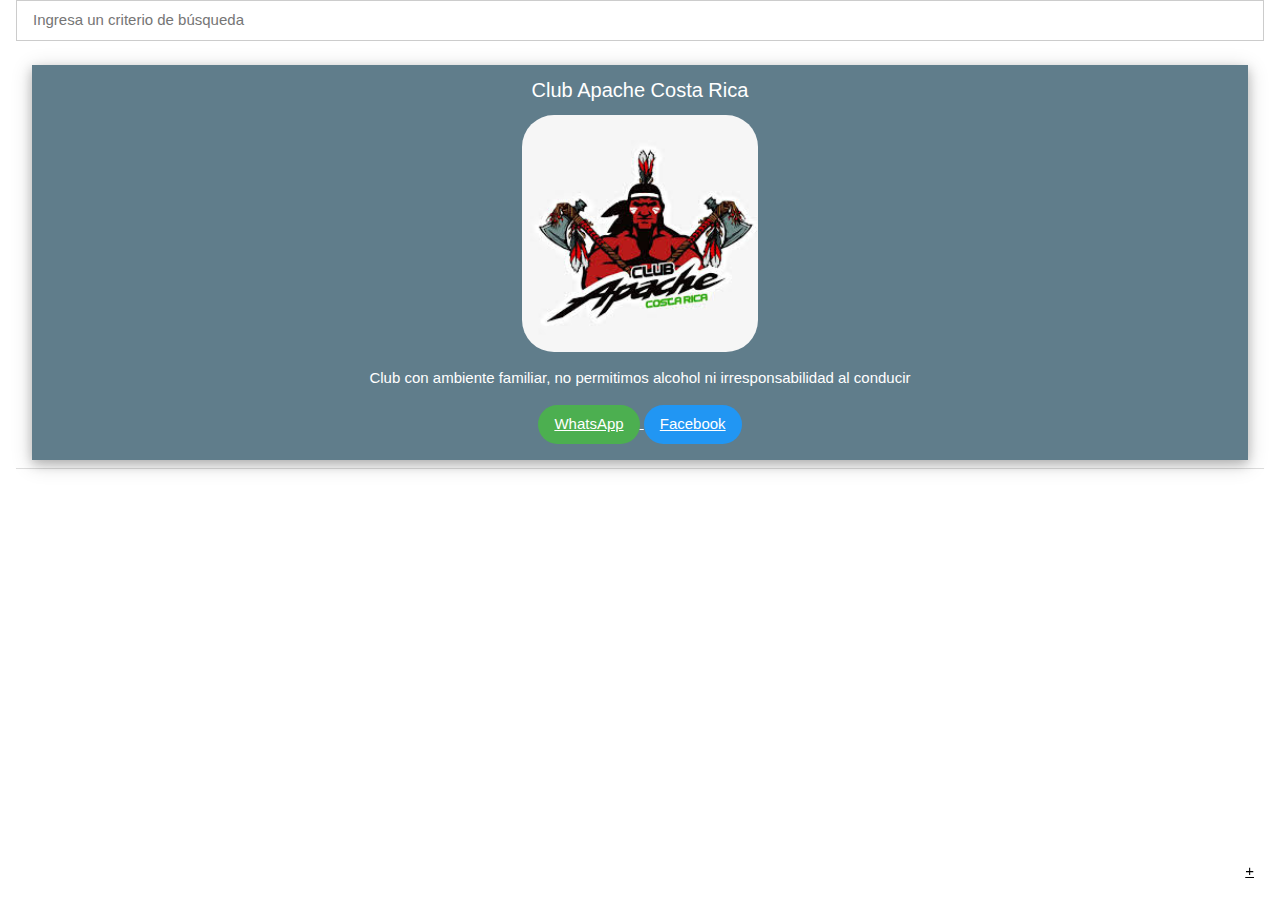
<file: index.html>
<!DOCTYPE html>
<html>
<head>
  <title>Clubes de Costa Rica</title>
  <meta name="viewport" content="width=device-width, initial-scale=1">
  <link rel="stylesheet" href="https://www.w3schools.com/w3css/4/w3.css">
  <style>
    div.fixed {
    position: fixed;
    bottom: 10px;
    right: 10px;
    }
  </style>
</head>
<body>

<div class="w3-container">

  <input class="w3-input w3-border w3-padding" type="text" placeholder="Ingresa un criterio de búsqueda" id="myInput" onkeyup="myFunction()">
  <ul class="w3-ul w3-margin-top" id="myUL">
    <li>
      <div class="w3-card-4 w3-blue-gray">
        <div class=" w3-animate-zoom w3-container w3-center">
          <h4 class="w3-animate-zoom">Club Apache Costa Rica</h4>
          <img class="w3-animate-zoom w3-round-xxlarge" src="images/descarga.jpg" alt="logo club" style="width:20%">
          <p>Club con ambiente familiar, no permitimos alcohol ni irresponsabilidad al conducir</p>
          <div class="w3-section">
            <button  class="w3-round-xxlarge w3-button w3-green w3-animate-zoom"><a href="https://api.whatsapp.com/send?phone=+50660465688"target="_blank">WhatsApp</button>
            <button  class="w3-round-xxlarge w3-button w3-blue w3-animate-zoom"><a href="https://m.facebook.com/clubapachecostarica"target="_blank">Facebook</button>
          </div>
        </div>
  </div>
    </li>
  </ul>
</div>
  <div class="fixed">
  <button class="w3-button w3-ripple-black"><a href="https://goo.gl/forms/EPDV6u9Z4zYtOMM72"target="_blank">+</button>
</div>

<script>
function myFunction() {
  var input, filter, ul, li, a, i;
  input = document.getElementById("myInput");
  filter = input.value.toUpperCase();
  ul = document.getElementById("myUL");
  li = ul.getElementsByTagName("li");
  for (i = 0; i < li.length; i++) {
    txtValue = li[i].textContent || li[i].innerText;
    if (txtValue.toUpperCase().indexOf(filter) > -1) {
      li[i].style.display = "";
    } else {
      li[i].style.display = "none";
    }
  }
}
</script>

</body>
</html>
</file>
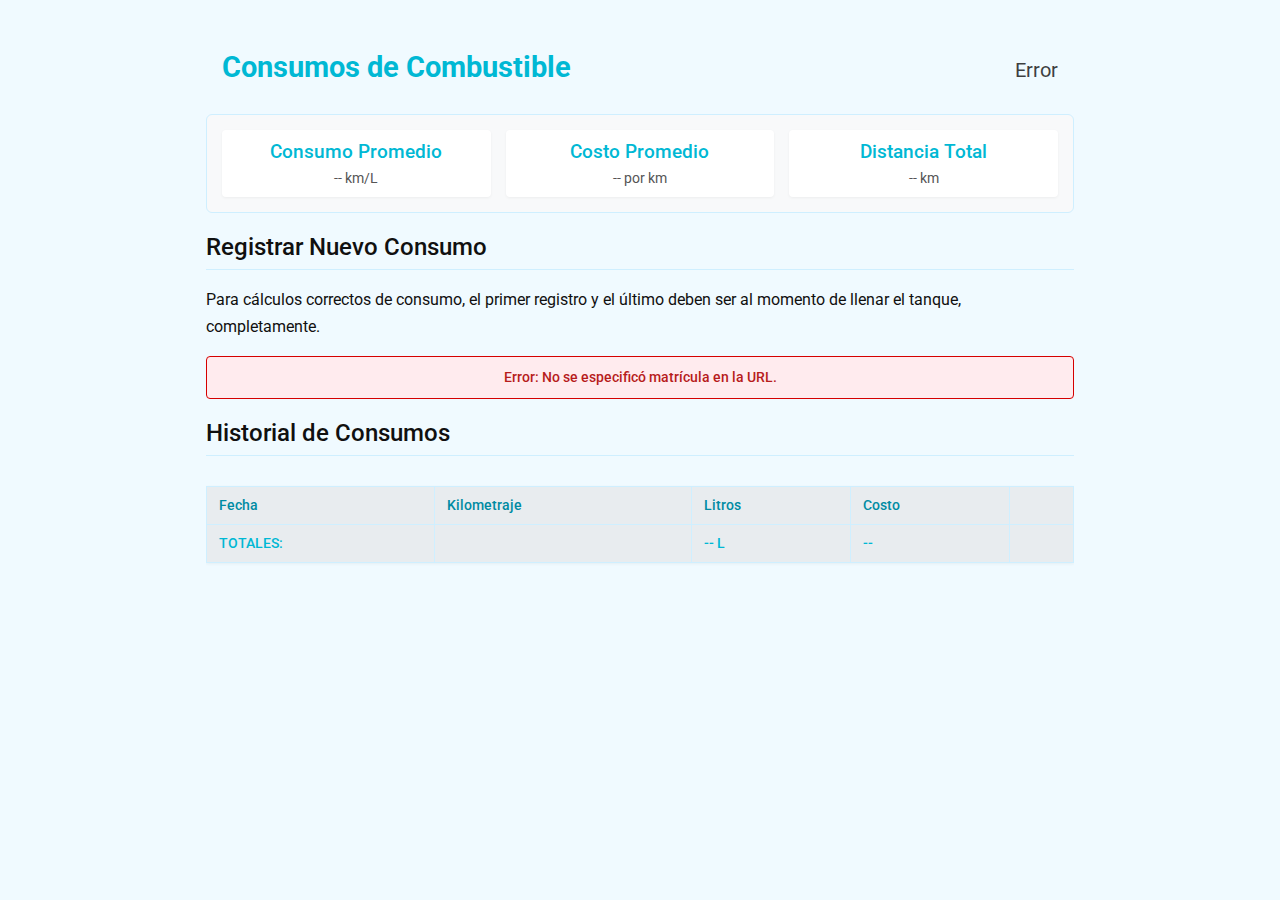
<file: consumo.html>
<!DOCTYPE html>
<html lang="es">
<head>
    <meta charset="UTF-8">
    <meta name="viewport" content="width=device-width, initial-scale=1.0">
    <title>Consumos de Combustible</title>
    <link rel="preconnect" href="https://fonts.googleapis.com">
    <link rel="preconnect" href="https://fonts.gstatic.com" crossorigin>
    <link href="https://fonts.googleapis.com/css2?family=Roboto:wght@400;500;700&display=swap" rel="stylesheet">
    <link href="style.css" rel="stylesheet">
</head>
<body>
    <div class="container">
        <h1>Consumos de Combustible <small id="moto-placa-titulo">N/A</small></h1>

        <div id="stats-container" class="stats-container">
            <div class="stat-item">
                <strong>Consumo Promedio</strong>
                <span id="stat-kmlts">-- km/L</span>
            </div>
            <div class="stat-item">
                <strong>Costo Promedio</strong>
                <span id="stat-costoKm">-- por km</span>
            </div>
            <div class="stat-item">
                <strong>Distancia Total</strong>
                <span id="stat-distanciaTotal">-- km</span>
            </div>
        </div>

        <h2>Registrar Nuevo Consumo</h2>
        <p>Para cálculos correctos de consumo, el primer registro y el último deben ser al momento de llenar el tanque, completamente.</p>
        <form id="formConsumo" class="form-consumo">
            <div class="form-group">
                <label for="fecha">Fecha:</label>
                <input type="date" id="fecha" required>
            </div>
            <div class="form-group">
                <label for="km">Kilometraje (Odómetro):</label>
                <input type="number" id="km" placeholder="Ej: 12345" required inputmode="numeric" pattern="[0-9]*">
            </div>
            <div class="form-group">
                <label for="litros">Litros Recargados:</label>
                <input type="number" id="litros" placeholder="Ej: 10.5" step="0.01" required inputmode="decimal">
            </div>
            <div class="form-group">
                <label for="costo">Costo Total Recarga:</label>
                <input type="number" id="costo" placeholder="Ej: ¢5000" step="0.01" required inputmode="decimal">
            </div>
            <button type="submit">Guardar Consumo</button>
        </form>

        <div id="mensaje-exito" class="mensaje exito" style="display:none;"></div>
        <div id="mensaje-error" class="mensaje error" style="display:none;"></div>

        <h2>Historial de Consumos</h2>
        <div class="table-responsive">
            <table class="consumos-table">
                <thead>
                    <tr>
                        <th>Fecha</th>
                        <th>Kilometraje</th>
                        <th>Litros</th>
                        <th>Costo</th>
                        <th></th>
                    </tr>
                </thead>
                <tbody id="tablaConsumosBody">
                    </tbody>
                <tfoot id="tablaConsumosFoot">
                    <tr>
                        <td><strong>TOTALES:</strong></td>
                        <td></td> <td id="total-litros"><strong>-- L</strong></td>
                        <td id="total-costo"><strong>--</strong></td>
                        <td></td> </tr>
                </tfoot>
            </table>
        </div>
    </div>


    <div id="confirmDeleteModal" class="modal">
        <div class="modal-content">
            <div class="modal-header">
                <h2>Confirmar Eliminación</h2>
            </div>
            <p id="confirmDeleteModalMessage"></p>
            <div class="modal-actions">
                <button type="button" id="confirmDeleteModalNo" class="modal-button secondary">Cancelar</button>
                <button type="button" id="confirmDeleteModalYes" class="modal-button danger">Eliminar</button>
            </div>
        </div>
    </div>

    <script>
    document.addEventListener('DOMContentLoaded', function() {
        console.log("Consumos Script (v5.6 - Tabla Simplificada) Cargado");

        const placaTituloSpan = document.getElementById('moto-placa-titulo');
        const formConsumo = document.getElementById('formConsumo');
        const tablaConsumosBody = document.getElementById('tablaConsumosBody');
        const tablaConsumosFoot = document.getElementById('tablaConsumosFoot'); // Referencia al tfoot
        const mensajeExitoDiv = document.getElementById('mensaje-exito');
        const mensajeErrorDiv = document.getElementById('mensaje-error');
        const statLts100km = document.getElementById('stat-lts100km');
        const statKmPorLts = document.getElementById('stat-kmlts');
        const statCostoKm = document.getElementById('stat-costoKm');
        const statDistanciaTotal = document.getElementById('stat-distanciaTotal');
        const totalLitrosTd = document.getElementById('total-litros');
        const totalCostoTd = document.getElementById('total-costo');
        // totalDistanciaTramosTd ya no se usa en el tfoot, pero el valor se usa para stats

        const confirmDeleteModal = document.getElementById('confirmDeleteModal');
        const confirmDeleteModalMessage = document.getElementById('confirmDeleteModalMessage');
        const confirmDeleteModalYesButton = document.getElementById('confirmDeleteModalYes');
        const confirmDeleteModalNoButton = document.getElementById('confirmDeleteModalNo');
        let deleteCallback = null;

        const navLinkMoto = document.querySelector('.bottom-bar a[href*="moto.html"]');
        const navLinkMantenimiento = document.querySelector('.bottom-bar a[href*="mantenimiento.html"]');

        const urlParams = new URLSearchParams(window.location.search);
        const matricula = urlParams.get('matricula')?.toUpperCase().trim();
        const CONSUMOS_PREFIX = 'CONSUMOS_';
        const consumosKey = matricula ? `${CONSUMOS_PREFIX}${matricula}` : null;

        if (!matricula) {
            mostrarMensaje("Error: No se especificó matrícula en la URL.", false);
            if(placaTituloSpan) placaTituloSpan.textContent = "Error";
            if(formConsumo) formConsumo.style.display = 'none';
            document.querySelectorAll('.bottom-bar a').forEach(a => {
                if(!a.href.includes('index.html')) { a.style.pointerEvents='none'; a.style.opacity='0.5';}
            });
            return;
        }

        if(placaTituloSpan) placaTituloSpan.textContent = matricula;
        if(navLinkMoto) navLinkMoto.href = `moto.html?matricula=${matricula}`;
        if(navLinkMantenimiento) navLinkMantenimiento.href = `mantenimiento.html?matricula=${matricula}`;
        const activeLink = document.querySelector('.bottom-bar a[href*="consumos.html"]');
        if(activeLink) activeLink.classList.add('active');


        function mostrarMensaje(texto, esExito = true) {
            const div = esExito ? mensajeExitoDiv : mensajeErrorDiv;
            const otroDiv = esExito ? mensajeErrorDiv : mensajeExitoDiv;
            if (div) {
                div.textContent = texto;
                div.style.display = 'block';
                if (otroDiv) otroDiv.style.display = 'none';
                setTimeout(() => { div.style.display = 'none'; }, 5000);
            }
        }

        function obtenerConsumos() {
            if (!consumosKey) return [];
            try {
                const data = localStorage.getItem(consumosKey);
                return data ? JSON.parse(data) : [];
            } catch (e) {
                console.error("Error obteniendo consumos:", e);
                mostrarMensaje("Error al cargar datos de consumos.", false);
                return [];
            }
        }

        function guardarConsumos(consumos) {
            if (!consumosKey) return;
            consumos.sort((a, b) => {
                if (parseFloat(b.km) !== parseFloat(a.km)) {
                    return parseFloat(b.km) - parseFloat(a.km);
                }
                const dateA = new Date(a.fecha);
                const dateB = new Date(b.fecha);
                if (dateA.getTime() !== dateB.getTime()) {
                    return dateB - dateA;
                }
                return b.id - a.id; // Para desempate si KM y fecha son idénticos
            });
            localStorage.setItem(consumosKey, JSON.stringify(consumos));
        }

        function renderizarTablaYStats() {
            const consumos = obtenerConsumos();
            const consumosOrdenadosParaCalculo = [...consumos].sort((a, b) => {
                 if (parseFloat(a.km) !== parseFloat(b.km)) {
                    return parseFloat(a.km) - parseFloat(b.km);
                }
                return new Date(a.fecha) - new Date(b.fecha);
            });

            tablaConsumosBody.innerHTML = '';
            let totalLitrosGeneral = 0;
            let totalCostoGeneral = 0;
            let totalKmRecorridosTramos = 0;
            let totalLitrosParaPromedio = 0;
            let totalCostoParaPromedio = 0; // Para el costo/km promedio
            let tramosValidosParaPromedio = 0;

            const consumosParaTabla = [...consumosOrdenadosParaCalculo].reverse();

            consumosParaTabla.forEach((consumo) => {
                totalLitrosGeneral += consumo.litros;
                totalCostoGeneral += consumo.costo;

                // Para cálculos de tramo, encontrar el índice en la lista ordenada ascendentemente
                const indiceOriginalAsc = consumosOrdenadosParaCalculo.findIndex(c => c.id === consumo.id);
                if (indiceOriginalAsc > 0) {
                    const prevConsumo = consumosOrdenadosParaCalculo[indiceOriginalAsc - 1];
                    const kmRecorridosEnTramo = consumo.km - prevConsumo.km;

                    if (kmRecorridosEnTramo > 0 && consumo.litros > 0) {
                        totalKmRecorridosTramos += kmRecorridosEnTramo;
                        totalLitrosParaPromedio += consumo.litros; // Litros de la recarga actual usados para este tramo
                        totalCostoParaPromedio += consumo.costo; // Costo de la recarga actual para este tramo
                        tramosValidosParaPromedio++;
                    }
                }

                const row = tablaConsumosBody.insertRow();
                row.insertCell().textContent = new Date(consumo.fecha + 'T00:00:00').toLocaleDateString('es-CR', {day:'2-digit', month:'short', year:'numeric'});
                row.insertCell().textContent = `${consumo.km.toLocaleString('es-CR')} km`;
                row.insertCell().textContent = `${consumo.litros.toFixed(2)} L`;
                row.insertCell().textContent = consumo.costo.toLocaleString('es-CR', { style: 'currency', currency: 'CRC' }); // Ajustar moneda

                const actionsCell = row.insertCell();
                actionsCell.className = 'actions-cell';
                const deleteBtn = document.createElement('button');
                deleteBtn.className = 'icon-button';
                deleteBtn.innerHTML = '❌';
                deleteBtn.title = 'Eliminar registro';
                deleteBtn.onclick = () => confirmarEliminacion(consumo.id);
                actionsCell.appendChild(deleteBtn);
            });

            if(totalLitrosTd) totalLitrosTd.innerHTML = `<strong>${totalLitrosGeneral.toFixed(2)} L</strong>`;
            if(totalCostoTd) totalCostoTd.innerHTML = `<strong>${totalCostoGeneral.toLocaleString('es-CR', { style: 'currency', currency: 'CRC' })}</strong>`;

            // Estadísticas globales
            if (tramosValidosParaPromedio > 0 && totalKmRecorridosTramos > 0 && totalLitrosParaPromedio > 0) {
                const promedioL100Km = (totalLitrosParaPromedio / totalKmRecorridosTramos) * 100;
                const promedioKmPorLts = totalKmRecorridosTramos / totalLitrosParaPromedio;
                // Para el costo promedio por KM, usamos el costo total de las recargas que generaron tramos válidos
                const promedioCostoKm = totalCostoParaPromedio / totalKmRecorridosTramos;


                if(statLts100km) statLts100km.textContent = `${promedioL100Km.toFixed(2)} L/100km`;
                if(statKmPorLts) statKmPorLts.textContent = `${promedioKmPorLts.toFixed(2)} km/L`;
                if(statCostoKm) statCostoKm.textContent = `¢${promedioCostoKm.toLocaleString('es-CR', {minimumFractionDigits: 2, maximumFractionDigits: 2})}/km`;
            } else {
                if(statLts100km) statLts100km.textContent = '-- L/100km';
                if(statKmPorLts) statKmPorLts.textContent = '-- km/L';
                if(statCostoKm) statCostoKm.textContent = '-- /km';
            }

            // Distancia total registrada basada en el odómetro del primer y último registro de consumo
            let kmTotalOdometro = 0;
            if (consumosOrdenadosParaCalculo.length > 1) {
                kmTotalOdometro = consumosOrdenadosParaCalculo[consumosOrdenadosParaCalculo.length - 1].km - consumosOrdenadosParaCalculo[0].km;
            } else if (consumosOrdenadosParaCalculo.length === 1 && totalKmRecorridosTramos === 0) {
                // Si solo hay un registro, la distancia de tramos es 0, pero podemos mostrar el KM de ese registro
                // O dejarlo en 0 si "Distancia Total (Tramos)" se refiere estrictamente a tramos calculados.
                // Optaré por mostrar la distancia cubierta por los tramos válidos.
            }
             if(statDistanciaTotal) statDistanciaTotal.textContent = `${totalKmRecorridosTramos.toLocaleString('es-CR')} km`;
        }

        if(formConsumo){
            formConsumo.addEventListener('submit', function(event) {
                event.preventDefault();
                const fecha = document.getElementById('fecha').value;
                const km = parseFloat(document.getElementById('km').value);
                const litros = parseFloat(document.getElementById('litros').value);
                const costo = parseFloat(document.getElementById('costo').value);

                if (!fecha || isNaN(km) || km <= 0 || isNaN(litros) || litros <= 0 || isNaN(costo) || costo < 0) {
                    mostrarMensaje("Todos los campos son obligatorios y deben ser valores válidos.", false);
                    return;
                }
                const consumos = obtenerConsumos();
                if (consumos.length > 0) {
                    const ultimoKmRegistrado = Math.max(...consumos.map(c => c.km));
                     // Permitir KM igual si es para corregir/añadir una recarga en el mismo punto pero diferente fecha/litros/costo,
                     // pero no si es exactamente el mismo KM y misma fecha.
                    if (km < ultimoKmRegistrado) {
                         mostrarMensaje(`El kilometraje ingresado (${km.toLocaleString('es-CR')}) no puede ser menor que el último registrado (${ultimoKmRegistrado.toLocaleString('es-CR')}).`, false);
                         return;
                    }
                    if (consumos.some(c => c.km === km && c.fecha === fecha)) {
                        mostrarMensaje(`Ya existe un registro con el mismo kilometraje (${km.toLocaleString('es-CR')}) y fecha.`, false);
                        return;
                    }
                }

                const nuevoConsumo = { id: Date.now(), fecha, km, litros, costo };
                consumos.push(nuevoConsumo);
                guardarConsumos(consumos);
                renderizarTablaYStats();
                mostrarMensaje("Consumo guardado exitosamente.", true);
                formConsumo.reset();
                if(document.getElementById('fecha')) document.getElementById('fecha').valueAsDate = new Date();
            });
        }

        function confirmarEliminacion(consumoId) {
            const consumos = obtenerConsumos();
            const consumoAEliminar = consumos.find(c => c.id === consumoId);
            if (!consumoAEliminar) return;
            if(confirmDeleteModalMessage) confirmDeleteModalMessage.textContent = `¿Está seguro de eliminar el registro de consumo del ${new Date(consumoAEliminar.fecha + 'T00:00:00').toLocaleDateString('es-CR', {day:'2-digit', month:'short', year:'numeric'})} con ${consumoAEliminar.km.toLocaleString('es-CR')} km?`;

            deleteCallback = () => {
                let consumosActualizados = consumos.filter(c => c.id !== consumoId);
                guardarConsumos(consumosActualizados);
                renderizarTablaYStats();
                mostrarMensaje("Registro eliminado.", true);
                closeConfirmDeleteModal();
            };
            if(confirmDeleteModal) confirmDeleteModal.style.display = 'block';
        }

        function closeConfirmDeleteModal() {
            if(confirmDeleteModal) confirmDeleteModal.style.display = 'none';
            deleteCallback = null;
        }

        if(confirmDeleteModalYesButton) confirmDeleteModalYesButton.addEventListener('click', () => {
            if (typeof deleteCallback === 'function') {
                deleteCallback();
            }
        });
        if(confirmDeleteModalNoButton) confirmDeleteModalNoButton.addEventListener('click', closeConfirmDeleteModal);

        window.addEventListener('click', (event) => {
            if (event.target === confirmDeleteModal) {
                closeConfirmDeleteModal();
            }
        });

        if(document.getElementById('fecha')) document.getElementById('fecha').valueAsDate = new Date();
        renderizarTablaYStats();
    });
    </script>
</body>
</html>
</file>
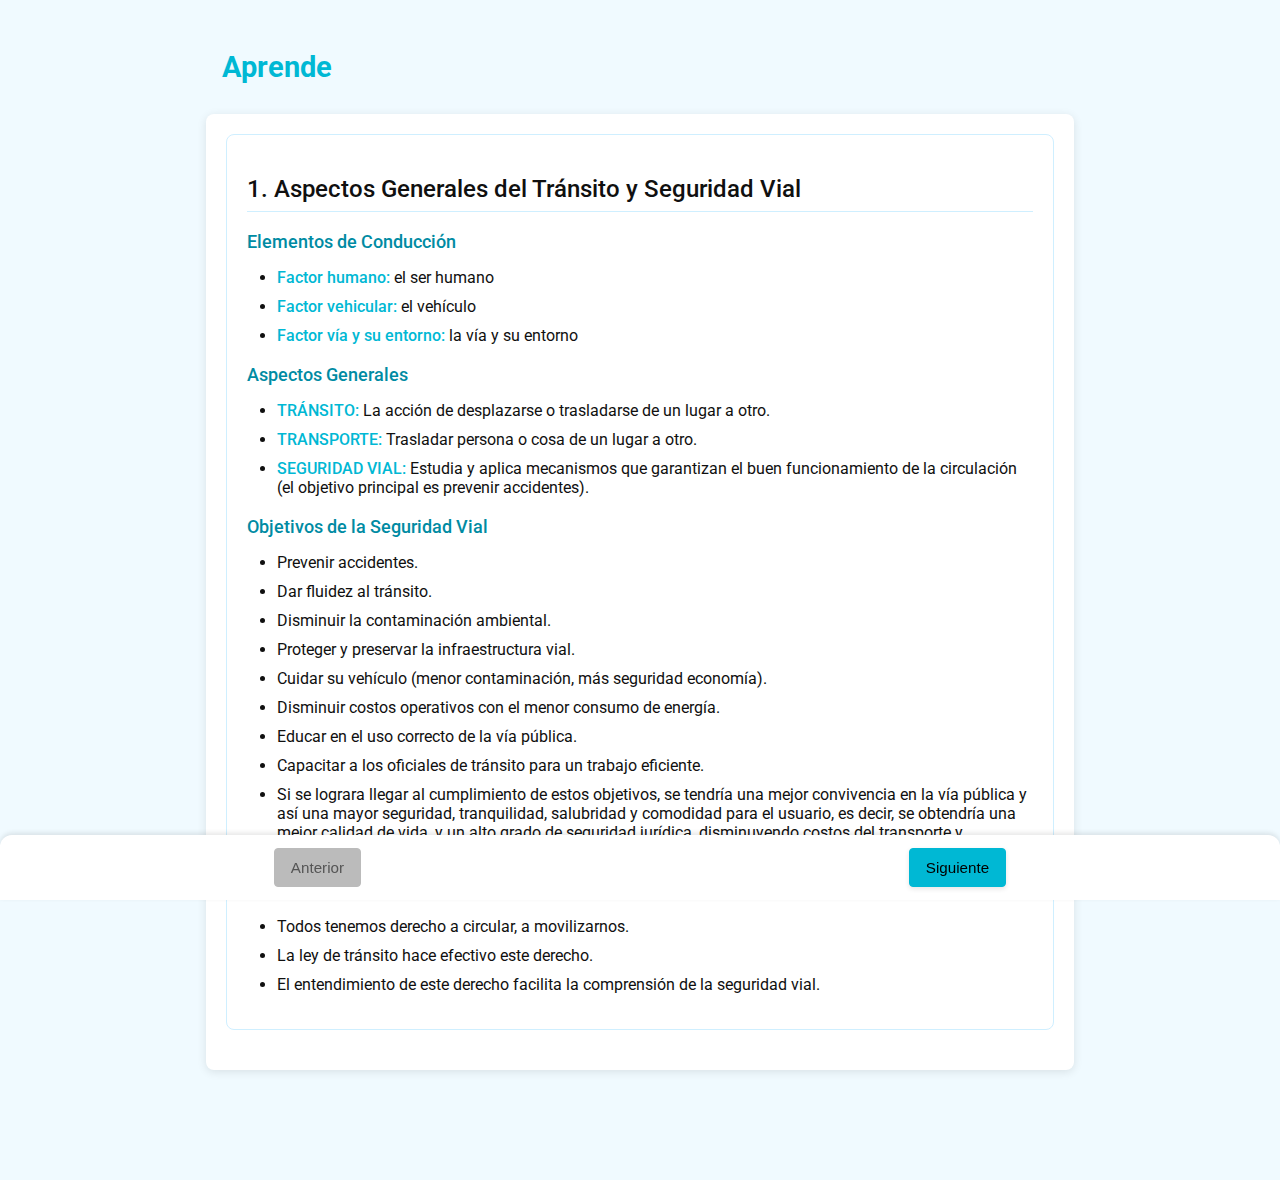
<file: curso.html>
<!DOCTYPE html>
<html lang="es">
<head>
    <meta charset="UTF-8">
    <meta name="viewport" content="width=device-width, initial-scale=1.0">
    <title>Curso de Tránsito y Seguridad Vial</title>
    <link rel="preconnect" href="https://fonts.googleapis.com">
    <link rel="preconnect" href="https://fonts.gstatic.com" crossorigin>
    <link href="https://fonts.googleapis.com/css2?family=Roboto:wght@400;500;700&display=swap" rel="stylesheet">
    <link href="style.css" rel="stylesheet"> <style>
        /* Styles for the integrated tire calculator */

    </style>
</head>
<body>
    <div class="container"> <h1>Aprende</h1>
        <div class="course-container">
            
            <div class="lesson active" id="lesson-1">
                <h2>1. Aspectos Generales del Tránsito y Seguridad Vial</h2>
                <h3>Elementos de Conducción</h3>
                <ul>
                    <li><strong>Factor humano:</strong> el ser humano</li>
                    <li><strong>Factor vehicular:</strong> el vehículo</li>
                    <li><strong>Factor vía y su entorno:</strong> la vía y su entorno</li>
                </ul>
                <h3>Aspectos Generales</h3>
                <ul>
                    <li><strong>TRÁNSITO:</strong> La acción de desplazarse o trasladarse de un lugar a otro.</li>
                    <li><strong>TRANSPORTE:</strong> Trasladar persona o cosa de un lugar a otro.</li>
                    <li><strong>SEGURIDAD VIAL:</strong> Estudia y aplica mecanismos que garantizan el buen funcionamiento de la circulación (el objetivo principal es prevenir accidentes).</li>
                </ul>
                <h3>Objetivos de la Seguridad Vial</h3>
                <ul>
                    <li>Prevenir accidentes.</li>
                    <li>Dar fluidez al tránsito.</li>
                    <li>Disminuir la contaminación ambiental.</li>
                    <li>Proteger y preservar la infraestructura vial.</li>
                    <li>Cuidar su vehículo (menor contaminación, más seguridad economía).</li>
                    <li>Disminuir costos operativos con el menor consumo de energía.</li>
                    <li>Educar en el uso correcto de la vía pública.</li>
                    <li>Capacitar a los oficiales de tránsito para un trabajo eficiente.</li>
                    <li>Si se lograra llegar al cumplimiento de estos objetivos, se tendría una mejor convivencia en la vía pública y así una mayor seguridad, tranquilidad, salubridad y comodidad para el usuario, es decir, se obtendría una mejor calidad de vida, y un alto grado de seguridad jurídica, disminuyendo costos del transporte y circulación.</li>
                </ul>
                <h3>Derecho</h3>
                <ul>
                    <li>Todos tenemos derecho a circular, a movilizarnos.</li>
                    <li>La ley de tránsito hace efectivo este derecho.</li>
                    <li>El entendimiento de este derecho facilita la comprensión de la seguridad vial.</li>
                </ul>
            </div>

            <div class="lesson" id="lesson-2">
                <h2>2. Lineamientos para el uso de las vías</h2>
                <h3>Generales</h3>
                <ul>
                    <li>Acatar de inmediato las indicaciones de un oficial de tránsito.</li>
                    <li>Cumplir con las señales verticales y horizontales.</li>
                    <li>No obstruir la vía.</li>
                    <li>No poner en riesgo a otros actores viales.</li>
                    <li>Dar paso prioritario a vehículos de emergencia.</li>
                </ul>
                <h3>Límites de velocidad</h3>
                <ul>
                    <li>Los indicados en la señalización.</li>
                    <li>En ausencia de ésta será:
                        <ul>
                            <li>Mínimo 50 kph en autopista.</li>
                            <li>60 kph máximo donde no exista demarcación.</li>
                            <li>50 kph en zona de alta densidad poblacional.</li>
                            <li>25 kph en zonas escolares, salud, eventos públicos etc.</li>
                        </ul>
                    </li>
                </ul>
                <h3>Luces</h3>
                <ul>
                    <li>Siempre deben estar encendidas.</li>
                    <li>Halógenos o neblineras solo en condiciones de neblina.</li>
                    <li>Direccionales de manera anticipada a realizar cualquier maniobra.</li>
                    <li>La luz alta se debe utilizar solo si no vienen vehículos en sentido contrario.</li>
                </ul>
                <h3>Intersecciones</h3>
                <ul>
                    <li>Si no se tiene prioridad de paso:
                        <ul>
                            <li>Detenerse en la señal de parada. En caso de que no exista, detenerse en el punto más cercano a la vía a cruzar.</li>
                        </ul>
                    </li>
                    <li>Si hay un semáforo se permite virar a la derecha en rojo, dando la prioridad de paso a los vehículos que tienen vía y a peatones. Excepto si existe señalización que lo prohíba.</li>
                    <li>En la luz ámbar (amarilla) se debe desacelerar para detenerse.</li>
                    <li>Después de las 10:00 pm y antes de las 5:00 am la luz roja del semáforo se considerará como una señal de ALTO.</li>
                    <li>En los CEDAS, se desacelerará para visualizar el tránsito, en caso de que se aproxime un vehículo a gran velocidad o muy cercano, se deberá detenerse completamente.</li>
                </ul>
                <h3>Prioridad de paso</h3>
                <ul>
                    <li>Vehículos sobre rieles (Tren)</li>
                    <li>Regulación de tránsito por inspector</li>
                    <li>Vehículos de emergencia</li>
                    <li>Semáforo sobre ALTO</li>
                    <li>CEDA sobre ALTO</li>
                    <li>Giros a la izquierda de la principal sobre vehículos en accesos secundarios</li>
                    <li>Avance recto de vía secundaria a vía secundaria sobre vía secundaria a giros a la izquierda</li>
                </ul>
            </div>

            <div class="lesson" id="lesson-3">
                <h2>3. La Vía y su Entorno</h2>
                <h3>Concepto</h3>
                <ul>
                    <li>Sistema integrado de carreteras, caminos, sendas, plaza, parques, entre otros, de dominio público, donde se realizan actividades sociales, económicas y recreativas.</li>
                    <li>Corresponde al equipo Hombre-Vehículo hacer frente a todos los aspectos que tienen que ver con diseño de la vía.</li>
                </ul>
                <h3>La Vía Pública</h3>
                <p class="subsection-title">RURAL (3 secciones)</p>
                <ul>
                    <li>Calzada o superficie de rodamiento.</li>
                    <li>Espaldón (va al costado, peatones, estacionarse, emergencias).</li>
                    <li>Cuneta (zanja para el flujo de agua).</li>
                </ul>
                <p class="subsection-title">URBANA (4 secciones)</p>
                <ul>
                    <li>Calzada o superficie de rodamiento.</li>
                    <li>Acera.</li>
                    <li>Borde de acera.</li>
                    <li>Caño.</li>
                </ul>
                <h3>Funciones de la Vía Pública</h3>
                <ul>
                    <li><strong>Circulación:</strong> trasladarse de un lugar a otro (vehículo o peatón).</li>
                    <li><strong>Convivencia:</strong> relacionarse con otras personas.</li>
                    <li><strong>Ecológicas:</strong> interrelacionarse con la vegetación.</li>
                </ul>
                <h3>Infraestructura Vial</h3>
                <ul>
                    <li>Es la obra hecha por el hombre, que facilita la circulación.</li>
                </ul>
                <h3>Elementos de la Vía Pública</h3>
                <ul>
                    <li><strong>Vías de circulación:</strong> lugares públicos o privados abiertos para la circulación de personas y vehículos.</li>
                    <li><strong>Intersecciones:</strong> donde se cruzan dos o más vías, para virar o mantener trayectoria.</li>
                    <li><strong>Señalamiento:</strong> elemento físicos que regulan el tránsito.</li>
                </ul>
            </div>

            <div class="lesson" id="lesson-4">
                <h2>4. Señalamiento Vial</h2>
                <h3>Sistemas Mundiales de Señalamiento</h3>
                <ul>
                    <li>El Estadounidense y el Europeo. Costa Rica usa una combinación de ambos según el Manual Centroamericano de Señalamiento, pero usamos el Estadounidense por excelencia, ya que utilizamos el volante a la izquierda o al centro.</li>
                </ul>
                <h3>Funciones del Señalamiento</h3>
                <ul>
                    <li>Regula el paso de vehículos y el sentido de vías.</li>
                    <li>Guía al usuario en su recorrido.</li>
                    <li>Advierte de peligros y obstáculos.</li>
                    <li>Informa restricciones y disposiciones legales para circular.</li>
                    <li>Guía a los peatones.</li>
                </ul>
                <h3>Tipos de señalización</h3>
                <p class="subsection-title">BÁSICOS</p>
                <ul>
                    <li>Señalamiento Vertical</li>
                    <li>Señalamiento Horizontal</li>
                    <li>Señalamiento Luminoso</li>
                </ul>
                <p class="subsection-title">COMPLEMENTARIOS</p>
                <ul>
                    <li>Señalamiento Sonoro Acústico</li>
                    <li>Señalamiento Manual</li>
                </ul>
            </div>

            <div class="lesson" id="lesson-5">
                <h2>5. Señalamiento Vertical</h2>
                <p>Con materiales retrorreflectivos se ubica en postes o lugares elevados y se divide en tres:</p>
                <ul>
                    <li>Reglamentación</li>
                    <li>Prevención</li>
                    <li>Información</li>
                </ul>
                <h3>Reglamentación</h3>
                <ul>
                    <li>Son rectangulares, de fondo blanco y círculos rojos excepto ALTO y CEDA.</li>
                    <li>Señalan obligaciones, prohibiciones y reglas.</li>
                </ul>
                <h3>Prevención</h3>
                <ul>
                    <li>Son cuadrados con esquinas redondeadas, con el fondo amarillo y el símbolo o leyenda negro. Van a la derecha de la vía.</li>
                    <li>Advierten de peligros y obstáculos. Fondo naranja cuando previenen por obras en la vía y son temporales.</li>
                </ul>
                <h3>Información</h3>
                <p>Orientan y dan información. Tiene 5 clasificaciones:</p>
                <ul>
                    <li><strong>Identificación:</strong> Informa el número de la carretera. Indica si es una vía Interamericana, Centroamericana, Vía Nacional primaria (del 1 al 99), o secundaria regional (100 en adelante). Confirmadoras con recuadro negro dan opción de tomar la ruta, confirmadoras sin recuadro negro indican que ya estoy en la ruta.</li>
                    <li><strong>Destino:</strong> Dicen con nombres y flechas (a veces distancias) la dirección a determinado lugar.</li>
                    <li><strong>Info. General:</strong> Indica dónde me encuentro en ese momento con nombres de ríos, puentes, sitios de interés, obras, represas, interés histórico, túneles.</li>
                    <li><strong>Recomendación:</strong> Solicita manejo prudente mediante recomendaciones en la forma de conducir.</li>
                    <li><strong>Servicios y Turismo:</strong> Fondo azul y leyenda blanca. Indican locación de Gasolineras, hoteles, teléfonos, restaurantes, aeropuertos, etc. También existen las señales de áreas silvestres, recreativas y parques nacionales (fondo café, leyenda blanca) y restricciones atravesadas por una diagonal.</li>
                </ul>
            </div>

            <div class="lesson" id="lesson-6">
                <h2>6. Señalamiento Horizontal</h2>
                <p>Se pinta sobre la calzada (o superficie de rodamiento), borde de acera y espaldón con pintura acrílica, vinílica, termoplástica.</p>
                <p>Las señales que están pintadas sobre la calzada tiene dos colores:</p>
                <ul>
                    <li><strong>Blanco:</strong> con líneas separa carriles con sentidos iguales y marca señales de reglamentación (ALTO, CEDA, velocidad). Azul combinado con blanco reserva espacio para personas con discapacidad.</li>
                    <li><strong>Amarillo:</strong> con líneas separa carriles con sentidos contrarios y marca áreas específicas en zonas conflictivas, así como el carril central de giro izquierdo, algunas islas de canalización.</li>
                </ul>
                <p>Cuando se utiliza en los bordillos, caños y paradas de autobús, implica prohibición de estacionamiento.</p>
                <h3>Tipos de Líneas sobre la Calzada</h3>
                <ul>
                    <li><strong>Línea de Centro:</strong> ordena el tránsito en sentidos opuestos (no necesariamente está en el centro, amarilla).
                        <ul>
                            <li>Continua: no permite rebase.</li>
                            <li>Discontinua: sí permite rebase.</li>
                        </ul>
                    </li>
                    <li><strong>Línea de vía:</strong> ordena el tránsito en sentidos iguales (blanca).
                        <ul>
                            <li>Continua: no permite rebase.</li>
                            <li>Discontinua: sí permite rebase.</li>
                        </ul>
                    </li>
                    <li><strong>Línea de Barrera:</strong> Dos líneas continuas amarillas y prohíbe el adelantamiento por completo. Si una es DISCONTINUA, permite rebasar de ese lado.</li>
                    <li><strong>Línea de Borde:</strong> Delimita y separa los caños y espaldón de la calzada. Orienta en condiciones adversas de clima.</li>
                    <li><strong>Línea de Canalización:</strong> línea blanca continua, presente solo en intersecciones y guía el giro a la izquierda en las mismas.</li>
                    <li><strong>Línea de Parada:</strong> línea blanca Gruesa (de 40 cm), que indica dónde detenerse en ALTO y CEDA, incluso si los mismos no están presentes.</li>
                    <li><strong>*Captaluces:</strong> mismo color de la línea, excepto en línea de borde donde se usan captaluces rojos (zonas de mayor riesgo) y blancos (zonas de menor riesgo).</li>
                    <li>Además existe en algunas vías un espacio en medio de los carriles contrarios que se llama <strong>camellón</strong>.</li>
                </ul>
            </div>

            <div class="lesson" id="lesson-7">
                <h2>7. Otras Marcas Horizontales</h2>
                <h3>Carril exclusivo de giro a la izquierda</h3>
                <ul>
                    <li>Es una zona de refugio.</li>
                    <li>Exclusivo para virar a la izquierda.</li>
                    <li>No se puede usar como carril convencional. Acompañado de flechas direccionales y la palabra “SOLO”.</li>
                </ul>
                <h3>Carril reversible</h3>
                <ul>
                    <li>Descongestiona zonas conflictivas. Se regula por Horarios y Semáforos.</li>
                    <li>Se delimita por líneas amarillas discontinuas y tiene vértices blancos &gt; &lt;.</li>
                </ul>
                <h3>Carriles exclusivos para servicio público</h3>
                <ul>
                    <li>Designados a vehículos de alta ocupación como autobuses y en ocasiones taxis.</li>
                    <li>Se acompaña con un señalamiento vertical.</li>
                </ul>
                <h3>Cajón o Caja amarilla</h3>
                <ul>
                    <li>Prohíbe bloquear las intersecciones.</li>
                    <li>Líneas perpendiculares amarillas.</li>
                </ul>
                <h3>Isla de canalización</h3>
                <p>(Descripción pendiente - no detallada en el texto original)</p>
                <h3>Marcas sobre el espaldón</h3>
                <ul>
                    <li>Son marcas blancas pintadas sobre el espaldón que dan mayor visibilidad a la parte exterior de la calzada y prohíbe estacionar en esa zona.</li>
                </ul>
                <h3>Zona de paso</h3>
                <ul>
                    <li>Doble línea blanca de esquina a esquina delimitada para el paso de menor afluencia de peatones.</li>
                </ul>
                <h3>Zona de seguridad</h3>
                <ul>
                    <li>Franjas gruesas discontinuas color blanco que permite el paso seguro de peatones en zonas de gran tránsito peatonal.</li>
                    <li>Asociado con presencia de semáforos peatonales.</li>
                </ul>
                <h3>Zona de estacionamiento</h3>
                <ul>
                    <li>Delimita los espacios para el estacionamiento de vehículos, con líneas continuas blancas perpendiculares al borde de la acera o paralela a la misma.</li>
                    <li>Se complementa con una señal vertical reglamentaria.</li>
                </ul>
                <h3>Reductores de velocidad</h3>
                <ul>
                    <li>En zonas educativas y residenciales que disminuyen la velocidad.</li>
                    <li>Los trepidadores, lomos y domos se usan en carreteras de alta velocidad al llegar a puentes o túneles, generando una vibración y sonido que alerte la proximidad a los mismos.</li>
                </ul>
                <h3>Palabras y Símbolos</h3>
                <p>Previenen situaciones, guían y regulan el tránsito.</p>
                <p class="subsection-title">Color Blanco:</p>
                <ul>
                    <li>Flechas direccionales (sentido de circulación).</li>
                    <li>Límites de Velocidad (números y letras).</li>
                    <li>Zonas escolares (leyenda).</li>
                    <li>Cruces de ferrocarril (línea férrea).</li>
                </ul>
                <p class="subsection-title">Color Amarillo:</p>
                <ul>
                    <li>Paradas de autobús.</li>
                    <li>Prohibición de estacionamiento.</li>
                    <li>Carril central exclusivo para giro a la izquierda.</li>
                </ul>
            </div>

            <div class="lesson" id="lesson-8">
                <h2>8. Señalamiento Luminoso</h2>
                <ul>
                    <li><strong>Semáforo Vehicular:</strong>
                        <ul>
                            <li>Luz roja = ALTO</li>
                            <li>Luz verde = PASE</li>
                            <li>Luz amarilla = PREVIENE cambio a luz roja</li>
                            <li>Luz Roja Intermitente = Alto en línea de parada y continuar si no vienen vehículos.</li>
                            <li>Luz Amarilla Intermitente = Equivale a un CEDA.</li>
                            <li>Luz Verde Intermitente = Previene cambio a luz amarilla.</li>
                        </ul>
                    </li>
                    <li><strong>Semáforo de 4 luces:</strong> Vehicular con cuenta regresiva para pasar a verde.</li>
                    <li><strong>Semáforo de 2 luces:</strong> Carril reversible.</li>
                    <li><strong>Semáforo Peatonal:</strong> Con señal sonora para No videntes.</li>
                    <li><strong>Luminoso Informativo:</strong> Pueden variar de mensaje informando derrumbes, cierre de vías, estado del clima, etc. y son transitorios.</li>
                </ul>
            </div>

            <div class="lesson" id="lesson-9">
                <h2>9. Curvas y Peralte</h2>
                <h3>Curvas</h3>
                <ul>
                    <li><strong>Verticales (parabólicas):</strong> Son como en montaña rusa.</li>
                    <li><strong>Horizontales (circulares):</strong> Giran a la izquierda y hacia la derecha.</li>
                </ul>
                <h3>Peralte o Sobre elevación</h3>
                <ul>
                    <li>Presente en las curvas horizontales.</li>
                    <li>Contrarresta la fuerza centrífuga levantándose en el borde externo de la curva.</li>
                    <li>Si la curva es a la derecha el peralte va a la izquierda y viceversa.</li>
                </ul>
            </div>

            <div class="lesson" id="lesson-10">
                <h2>10. La Motocicleta: Introducción y Tipos</h2>
                <h3>Características</h3>
                <ul>
                    <li>Vehículo de dos ruedas con características y cuidados especiales.</li>
                    <li>Requiere de constante equilibrio del conductor.</li>
                    <li>Antes de conducir una motocicleta se debe estar familiarizado con ella y con los cuidados que se deben tener.</li>
                    <li>Sus orígenes datan de 1867 (motor de vapor).</li>
                    <li>Primera motocicleta de combustión (ciclo Otto) en 1894.</li>
                    <li>Conformada por una variedad de sistemas.</li>
                </ul>
                <h3>Tipos Principales</h3>
                <ul>
                    <li><strong>Deportiva:</strong> Alta cilindrada (+500cc), velocidades >250kph. Conducción agresiva, inclinada.</li>
                    <li><strong>Turismo y Gran Turismo:</strong> Alta cilindrada (+500cc), para viajes largos. Gran capacidad de carga, tanque, parabrisas, comodidad.</li>
                    <li><strong>Custom:</strong> Personalizadas a partir de un modelo de serie (chopper, bagger, bobber, rat bike, cafe racers).</li>
                    <li><strong>Enduro y Cross:</strong> Para disciplinas específicas. Enduro adaptada para carretera (luces, escape legal).</li>
                    <li><strong>Naked:</strong> Componentes al descubierto. Diversas cilindradas.</li>
                    <li><strong>Especiales:</strong> Cuadraciclos, trial, jet ski, etc.</li>
                </ul>
            </div>

            <div class="lesson" id="lesson-11">
                <h2>11. La Motocicleta: Chasis</h2>
                <h3>BASTIDOR O CHASIS</h3>
                <p class="subsection-title">Características</p>
                <ul>
                    <li>Esqueleto de la motocicleta, soporta peso y partes.</li>
                    <li>Fabricados en aleaciones de acero o aluminio.</li>
                    <li>Del tipo de bastidor depende la habilidad de conducción y dirección.</li>
                </ul>
                <p class="subsection-title">Tipos de chasis</p>
                <ul>
                    <li><strong>CUNA SENCILLA:</strong> Tubos, motor dentro, un soporte frontal.</li>
                    <li><strong>CUNA DOBLE:</strong> Similar a cuna sencilla, pero con dos soportes frontales.</li>
                    <li><strong>COLUMNA VERTEBRAL:</strong> Comúnmente de latón.</li>
                    <li><strong>DIAMANTE:</strong> Parecido a cuna, el motor forma parte del chasis.</li>
                    <li><strong>CON SOPORTE INFERIOR:</strong> Para scooters, sin soporte superior.</li>
                    <li><strong>PERIMETRAL:</strong> Mayor resistencia, común en alta cilindrada.</li>
                </ul>
                <p class="subsection-title">Consideraciones</p>
                <ul>
                    <li>Debe estar siempre en perfectas condiciones.</li>
                    <li>Evitar enderezarlo sin equipo especializado (daña geometría).</li>
                    <li>No aplicar soldadura (debilita material por calor).</li>
                    <li>Mantenimiento: limpieza regular sin corrosivos.</li>
                </ul>
            </div>

            <div class="lesson" id="lesson-12">
                <h2>12. La Motocicleta: Sistema Eléctrico</h2>
                <h3>SISTEMA ELÉCTRICO</h3>
                <p class="subsection-title">Características</p>
                <ul>
                    <li>Alimenta componentes eléctricos con corriente directa.</li>
                    <li>Generador de corriente alterna -> Regulador -> Corriente directa -> Batería (acumulador).</li>
                    <li>Voltaje y amperaje de batería definidos por fabricante.</li>
                    <li>Batería: carcasa, celdas (placas +/-), electrolitos (Ácido Sulfúrico + Agua).</li>
                    <li>Batería 12V cargada: 12.8V. Requiere carga/reemplazo a 12.3V.</li>
                    <li>Carga de batería: evitar chispas (gases inflamables).</li>
                    <li>Provee energía para: luces, ABS, inyección, tablero, pito, encendido.</li>
                </ul>
                <p class="subsection-title">Arranque</p>
                <ul>
                    <li>Motor eléctrico pequeño que acciona el motor principal para iniciar combustión.</li>
                    <li>Arranque a patada: funcionamiento mecánico similar.</li>
                </ul>
                <p class="subsection-title">Bujía</p>
                <ul>
                    <li>"Candela", genera chispa para explosión en motor.</li>
                    <li>Grado térmico: solo variar 1 punto arriba/abajo. Determina tipo de conducción (caliente=tranquilo, frío=agresivo). Más alto=más fría, más bajo=más caliente.</li>
                    <li>Usar la recomendada por el fabricante.</li>
                </ul>
            </div>

            <div class="lesson" id="lesson-13">
                <h2>13. La Motocicleta: Sistema de Frenos</h2>
                <p class="subsection-title">Características Generales</p>
                <ul>
                    <li>Transforma energía cinética en calor.</li>
                    <li>Colabora en la reducción de velocidad.</li>
                    <li>Potencia de frenado debe ser ~10 veces la potencia del motor.</li>
                </ul>
                <h3>Freno Hidráulico</h3>
                <ul>
                    <li>Más recomendados, mejores prestaciones. Soportan alto calor (750°, picos 1000°).</li>
                    <li>Funcionamiento: Palanca presiona líquido en bomba -> líquido (incompresible) viaja por tubería -> activa émbolos en pinzas -> émbolos presionan pastillas contra disco -> frenado.</li>
                    <li>Líquido de frenos: Propiedades clave: baja compresibilidad, alto punto ebullición (+230°), bajo punto congelación (-40°), resistencia envejecimiento, poca higroscopicidad, bajo rozamiento interno, buen lubricante, miscible.</li>
                </ul>
                <p class="subsection-title">Componentes Freno Hidráulico</p>
                <ul>
                    <li>Palanca de freno</li>
                    <li>Bomba Principal</li>
                    <li>Tubería (manguera)</li>
                    <li>Pinza (mordaza o caliper)</li>
                    <li>Disco</li>
                    <li>Pastilla</li>
                </ul>
                <p class="subsection-title">Pinza (Tipos)</p>
                <ul>
                    <li><strong>Fijas:</strong> Émbolos a ambos lados. Desventaja: más probabilidad de calentar líquido.</li>
                    <li><strong>Flotantes:</strong> Émbolo presiona una pastilla, la pinza se desplaza y presiona la otra.</li>
                </ul>
                <p class="subsection-title">Consideraciones Freno Hidráulico</p>
                <ul>
                    <li>Cambiar líquido según fabricante y revisar constantemente.</li>
                    <li>Líquido caliente puede generar burbujas de aire (compresibles) y absorber humedad, disminuyendo capacidad de frenado.</li>
                    <li>Usar líquido recomendado por fabricante (generalmente base alcohol o glicol éter).</li>
                    <li>Evitar contacto de líquido con metales o neumáticos (puede afectarlos).</li>
                </ul>
                <h3>Frenos ABS</h3>
                <ul>
                    <li>Mismo principio hidráulico.</li>
                    <li>Unidad de Control regula fuerza mediante sensores y válvulas.</li>
                    <li>Evita bloqueo de rueda.</li>
                    <li>Fundamental buen estado del sistema eléctrico.</li>
                    <li>Usar líquido de frenos especial recomendado (DOT3/DOT4 pueden corroer válvulas/sensores).</li>
                </ul>
                <h3>Freno Mecánico (Tambor)</h3>
                <ul>
                    <li>Zapatas dentro de tambor, accionadas/expandidas por palanca.</li>
                    <li>Fricción entre zapata y tambor.</li>
                    <li>Menor rendimiento que disco (soporta hasta 450°).</li>
                </ul>
            </div>

            <div class="lesson" id="lesson-14">
                <h2>14. La Motocicleta: Sistema de Suspensión</h2>
                <h3>Funciones principales</h3>
                <ul>
                    <li>Absorber irregularidades de la calzada (confort).</li>
                    <li>Mantener neumático en contacto con calzada (tracción, agarre, control, frenado).</li>
                </ul>
                <h3>Suspensión delantera (Telescópica - Componentes Típicos)</h3>
                <ul>
                    <li>Tornillo</li>
                    <li>Resortes Helicoidales</li>
                    <li>Guardapolvos</li>
                    <li>Retenedores</li>
                    <li>Tobón</li>
                    <li>Émbolo</li>
                    <li>Vedador</li>
                    <li>Cojinetes de Fricción</li>
                    <li>Botella</li>
                    <li>Arandela de Bronce</li>
                    <li>Aceite de Suspensión</li>
                </ul>
                <p>(Nota: Existen otros tipos como horquilla invertida)</p>
                <h3>Suspensión trasera</h3>
                <ul>
                    <li><strong>Hidráulica (Simple):</strong> Baratos, fáciles de conseguir. Sin sistema hidráulico/neumático de amortiguación (rebote del muelle).</li>
                    <li><strong>Con cámara neumática:</strong> Gran capacidad de ajuste.</li>
                    <li><strong>Regulables:</strong> Se puede ajustar amortiguación y desplazamiento del resorte.</li>
                    <li><strong>Doble amortiguador:</strong> Mayor capacidad de carga, poco recorrido de suspensión.</li>
                    <li><strong>Sistema progresivo:</strong> Llanta tiene mayor desplazamiento que el amortiguador. Sistemas conocidos:
                        <table>
                            <thead><tr><th>Sistema</th><th>Desarrollador</th></tr></thead>
                            <tbody>
                                <tr><td>Mono Cross</td><td>Yamaha</td></tr>
                                <tr><td>Cantilever</td><td>Yamaha</td></tr>
                                <tr><td>Pro Link</td><td>Honda</td></tr>
                                <tr><td>Unitrack</td><td>Kawasaki</td></tr>
                                <tr><td>Full Floater</td><td>Suzuki</td></tr>
                                <tr><td>Paralever</td><td>BMW</td></tr>
                            </tbody>
                        </table>
                    </li>
                </ul>
                <h3>Pesos</h3>
                <ul>
                    <li><strong>Suspendido:</strong> Peso "arriba" de la suspensión (motor, tanque, luces, conductor, acompañante).</li>
                    <li><strong>No suspendido:</strong> Peso "abajo" de la suspensión (neumático, aro, caliper, etc.).</li>
                </ul>
                <h3>Consideraciones</h3>
                <ul>
                    <li>Suspensión = Resorte + Sistema Hidráulico (amortiguación).</li>
                    <li>Sistema hidráulico evita rebote excesivo del resorte.</li>
                    <li>Tipo de aceite, cantidad y regularidad de cambio: indicado por fabricante.</li>
                    <li>Aceite recomendado (telescópica delantera): w5 a w20. Suspensión invertida: aceite especial.</li>
                    <li>Cambio de aceite recomendado: cada 20,000 km o cada año.</li>
                </ul>
            </div>

            <div class="lesson" id="lesson-15">
                <h2>15. La Motocicleta: Motor</h2>
                <h3>Componentes principales</h3>
                <ul>
                    <li>Árbol de levas</li>
                    <li>Bujía</li>
                    <li>Válvulas</li>
                    <li>Cilindro</li>
                    <li>Pistón</li>
                    <li>Cadena de distribución (o varillas)</li>
                    <li>Cigüeñal</li>
                </ul>
                <h3>Características (Motor Combustión Interna)</h3>
                <p>Ciclo teórico: ADMISIÓN, COMPRESIÓN, EXPLOSIÓN Y ESCAPE.</p>
                <ul>
                    <li><strong>Motores 2 Tiempos:</strong> Ciclo completo en 1 vuelta de cigüeñal (más rápidos). No usan válvulas.</li>
                    <li><strong>Motores 4 Tiempos:</strong> Ciclo completo en 2 vueltas de cigüeñal.</li>
                    <li>Transforma movimiento rectilíneo (pistón) en circular (cigüeñal).</li>
                    <li><strong>ADMISIÓN:</strong> Válvula admisión abierta. Ingresa mezcla aire/gasolina (14.7:1, estequiométrica). Pistón baja (PMS a PMI). Vacío generado por pistón.</li>
                    <li><strong>COMPRESIÓN:</strong> Válvulas cerradas. Pistón sube (PMI a PMS). Comprime mezcla.</li>
                    <li><strong>EXPLOSIÓN:</strong> Chispa de bujía. Pistón baja (PMS a PMI). Válvulas cerradas. Temperaturas hasta 2000°.</li>
                    <li><strong>ESCAPE:</strong> Válvula escape abierta. Pistón sube (PMI a PMS). Expulsa gases quemados.</li>
                    <li>Apertura de válvulas controlada por árbol de levas, sincronizado con cigüeñal.</li>
                    <li>Distribución también puede ser por varilla.</li>
                </ul>
                <p>(PMS = Punto Muerto Superior, PMI = Punto Muerto Inferior)</p>
                <h3>Alimentación</h3>
                <ul>
                    <li>Provee mezcla aire/gasolina al motor.</li>
                    <li><strong>Carburación:</strong> Sistema mecánico.</li>
                    <li><strong>Inyección:</strong> Sistema electrónico (sensores/válvulas). Ventaja: provee mezcla perfecta independientemente de manejo/RPM.</li>
                    <li><strong>Mezcla Rica:</strong> Menos aire (necesaria en frío).</li>
                    <li><strong>Mezcla Pobre:</strong> Más aire (necesaria en caliente).</li>
                </ul>
            </div>

            <div class="lesson" id="lesson-16">
                <h2>16. La Motocicleta: Sistema de Transmisión</h2>
                <h3>SISTEMA DE TRANSMISIÓN</h3>
                <p class="subsection-title">Características</p>
                <ul>
                    <li>Transmite potencia desde cigüeñal hasta rueda motriz.</li>
                    <li>Subdivisiones: primaria, secundaria y final.</li>
                </ul>
                <p class="subsection-title">Transmisión primaria</p>
                <ul>
                    <li>Acopla/desacopla giro del motor.</li>
                    <li>Componentes: cigüeñal, embrague (sumergido o seco), mecanismo accionamiento (palanca + cable/hidráulico).</li>
                    <li>Posiciones: EMBRAGADO (pasa potencia), DESEMBRAGADO (no pasa potencia).</li>
                </ul>
                <p class="subsection-title">Transmisión secundaria</p>
                <ul>
                    <li>Mantiene torque necesario para diferentes velocidades/resistencias.</li>
                    <li>Mantiene RPM estables.</li>
                    <li>Componente principal: caja de cambios.</li>
                </ul>
                <p class="subsection-title">Transmisión final</p>
                <ul>
                    <li>Tipos: cardán, correa, cadena (más común).</li>
                    <li>Cadena: piñón (salida caja), cadena, corona (llanta trasera).</li>
                </ul>
                <p class="subsection-title">Consideraciones</p>
                <ul>
                    <li>Usar buen aceite recomendado por fabricante.</li>
                    <li>Mantener limpio y lubricado sistema final (lubricante especial).</li>
                    <li>Ajustar cable de embrague.</li>
                    <li>Realizar cambios de aceite según recomendación.</li>
                    <li>Cadenas: con/sin O-rings (lubricantes específicos, no mezclar).</li>
                </ul>
            </div>

            <div class="lesson" id="lesson-17">
                <h2>17. La Motocicleta: Aceites y Lubricantes</h2>
                <h3>ACEITES</h3>
                <p class="subsection-title">Características</p>
                <ul>
                    <li><strong>Motores 2T:</strong> Aceite de transmisión (lubricación motor desde alimentación).</li>
                    <li><strong>Motores 4T:</strong> Aceite lubrica motor y transmisión.</li>
                    <li>Se rige por: Viscosidad (SAE), API, JASO.</li>
                    <li>Fabricante indica características mínimas.</li>
                </ul>
                <p class="subsection-title">Viscosidad SAE</p>
                <ul>
                    <li>Capacidad de resistir fricción.</li>
                    <li><strong>Monogrado:</strong> Trabaja a una temperatura.</li>
                    <li><strong>Multigrado:</strong> Trabaja en un rango de temperaturas (Ej: 10W40).</li>
                </ul>
                <p class="subsection-title">API (Instituto Americano de Petróleo)</p>
                <ul>
                    <li>Clasificación por servicio. Letra 'S' para gasolina. Segunda letra indica nivel (más alta = mejor).</li>
                    <li>Ejemplos históricos: SA, SB... SL (modelo 2001). Clasificaciones más nuevas suelen ser mejores.</li>
                </ul>
                <p class="subsection-title">JASO (Asociación Fabricantes Motos Japoneses)</p>
                <ul>
                    <li>Para motos con embrague sumergido (húmedo): MA, MA1, MA2.</li>
                    <li><strong>MA2:</strong> Niveles de fricción más eficientes (arranque, aceleración, velocidad constante).</li>
                    <li><strong>MB:</strong> Baja fricción, para embrague NO sumergido (seco) o scooters.</li>
                </ul>
                <p class="subsection-title">Consideraciones Aceites</p>
                <ul>
                    <li>Usar aceite con recomendaciones iguales o superiores a las del fabricante, NUNCA inferiores.</li>
                    <li>En Costa Rica, recomendable multigrado (ej: 10W40) con últimas clasificaciones API/JASO.</li>
                    <li>Usar solo aceite con certificación JASO (sello oficial).</li>
                    <li><strong>Mineral vs. Sintético:</strong> Sintético recomendable (moléculas más estables, menos fricción).</li>
                    <li>Al cambiar tipo/denominación de aceite: realizar limpieza previa (aditivos pueden anularse).</li>
                </ul>
            </div>

            <div class="lesson" id="lesson-18">
                <h2>18. La Motocicleta: Sistema de Dirección</h2>
                <h3>SISTEMA DE DIRECCIÓN</h3>
                <p class="subsection-title">Función</p>
                <ul><li>Encargado de orientar el vehículo mediante la suspensión delantera.</li></ul>
                <p class="subsection-title">Componentes</p>
                <ul>
                    <li>Tornillo Superior</li>
                    <li>Yugo Superior</li>
                    <li>Tuerca de Ajuste (precarga)</li>
                    <li>Cojinetes</li>
                    <li>Roles</li>
                    <li>Guarda Polvos</li>
                    <li>Eje de Dirección</li>
                    <li>Yugo Inferior</li>
                </ul>
                <p class="subsection-title">Consideraciones</p>
                <ul>
                    <li>Se agarra de la pipa del chasis. Suspensión delantera sujeta por yugos.</li>
                    <li>Mala alineación trasera afecta dirección.</li>
                </ul>
                <p class="subsection-title">Geometría de la Dirección</p>
                <ul>
                    <li>Serie de ángulos para equilibrio.</li>
                    <li>Factores clave: Ángulo/Inclinación (Lanzamiento) y Arrastre.</li>
                    <li>Afectada por: golpes, desajustes, mala lubricación, suciedad.</li>
                </ul>
            </div>

            <div class="lesson" id="lesson-19">
                <h2>19. La Motocicleta: Ruedas y Neumáticos</h2>
                <h3>RUEDAS Y NEUMÁTICOS</h3>
                <p class="subsection-title">Funciones principales</p>
                <ul>
                    <li>Primera amortiguación.</li>
                    <li>Elemento de seguridad, único enlace vehículo-suelo.</li>
                    <li>Soporta peso del vehículo.</li>
                    <li>Dirige el vehículo.</li>
                    <li>Ayuda en estabilidad, confort y suspensión.</li>
                </ul>
                <p class="subsection-title">Componentes</p>
                <ul>
                    <li><strong>Llanta:</strong> Conocida comúnmente como aro.</li>
                    <li><strong>Neumático:</strong> Conocido comúnmente como llanta.</li>
                    <li><strong>Cámara de Aire:</strong> Conocida comúnmente como neumático (en sistemas Tube Type).</li>
                </ul>
                <p class="subsection-title">Componentes de un neumático</p>
                <ul>
                    <li><strong>BANDA DE RODAMIENTO:</strong> Parte central en contacto con asfalto.</li>
                    <li><strong>HOMBROS:</strong> Costados de la banda, útiles en curvas.</li>
                    <li><strong>FLANCOS:</strong> Costados laterales, soporte y amortiguación.</li>
                    <li><strong>TALONES:</strong> Parte interior, ajustan y sellan neumático con la rueda.</li>
                </ul>
                <p class="subsection-title">Características de un neumático (Información marcada)</p>
                <ul>
                    <li>Marca, Nombre Comercial, Ancho (A), Perfil/Altura (H - % del ancho), Tamaño RIN (L - diámetro llanta).</li>
                    <li>Máxima capacidad de presión, Índice de carga, Índice de velocidad, Fecha de fabricación (semana/año).</li>
                    <li>Usar más presión o carga de la recomendada puede provocar anomalías.</li>
                    <li>Vida útil: no recomendable usar después de 5 años de fabricación (materiales pierden propiedades).</li>
                </ul>
                <p class="subsection-title">Consideraciones Neumáticos</p>
                <ul>
                    <li>No usar si ha superado Indicador de Desgaste (TWI - Tread Wear Indicator, ~1.6mm).</li>
                    <li>Llantas "tubulares" (Tubeless - TL): sin cámara de aire, menos fricción -> menos aumento de presión.</li>
                    <li>Usar siempre presión recomendada por fabricante.</li>
                    <li>Neumático con problemas: inestabilidad, pérdida contacto, mayor consumo combustible.</li>
                    </ul>

                    <p class="subsection-title">Cambio de tamaño:</p> 
                   <ul>
                    <li> Diferencia calculada no debe ser mayor al 3%</li>
                    <li> Tamaño Original (T1) = (Ancho * Altura%) * 2 + Aro(mm)</li>
<li> Tamaño Nuevo (T2) = (Ancho * Altura%) * 2 + Aro(mm)</li>
<li> Diferencia = |T1 - T2|</li></ul>

                <h3 class="calculator-title">Calculadora de Compatibilidad de Llantas</h3>
                <div id="calculadoraLlantasApp">
                    <div class="calculator-content-wrapper"> <form id="tireForm">
                            <fieldset>
                                <legend>Tamaño Original (T1)</legend>
                                <div>
                                    <label for="ancho1">Ancho (mm):</label>
                                    <input type="number" id="ancho1" name="ancho1" placeholder="Ej: 205" required>
                                </div>
                                <div>
                                    <label for="altura1">Perfil/Altura (%):</label>
                                    <input type="number" id="altura1" name="altura1" placeholder="Ej: 55" required>
                                </div>
                                <div>
                                    <label for="aro1">Aro (pulgadas):</label>
                                    <input type="number" id="aro1" name="aro1" placeholder="Ej: 16" required>
                                </div>
                            </fieldset>
                
                            <fieldset>
                                <legend>Tamaño Nuevo (T2)</legend>
                                <div>
                                    <label for="ancho2">Ancho (mm):</label>
                                    <input type="number" id="ancho2" name="ancho2" placeholder="Ej: 215" required>
                                </div>
                                <div>
                                    <label for="altura2">Perfil/Altura (%):</label>
                                    <input type="number" id="altura2" name="altura2" placeholder="Ej: 50" required>
                                </div>
                                <div>
                                    <label for="aro2">Aro (pulgadas):</label>
                                    <input type="number" id="aro2" name="aro2" placeholder="Ej: 17" required>
                                </div>
                            </fieldset>
                
                            <button type="button" onclick="calcularDiferencia()">Calcular Diferencia</button>
                        </form>
                
                        <div id="resultados" style="display: none;">
                            <h4 class="results-title">Resultados</h4> <p>Diámetro Total Original (T1): <span id="t1_resultado">-</span> mm</p>
                            <p>Diámetro Total Nuevo (T2): <span id="t2_resultado">-</span> mm</p>
                            <p>Diferencia Absoluta |T1 - T2|: <span id="diferencia_resultado">-</span> mm</p>
                            <p>Porcentaje de Diferencia respecto a T1: <span id="porcentaje_diferencia_resultado">-</span> %</p>
                            <p>Umbral Máximo Permitido (3% de T1): <span id="umbral_resultado">-</span> mm</p>
                            <div id="mensaje_diferencia"></div>
                        </div>
                    </div>
                </div>
                </div>

            <div class="lesson" id="lesson-20">
                <h2>20. La Motocicleta: Otros Elementos Esenciales (Luces y Espejos)</h2>
                <h3>OTROS ELEMENTOS</h3>
                <p class="subsection-title">Luces</p>
                <ul>
                    <li>Comprende todos los elementos lumínicos: Luz Principal, Luz de Freno, Luces Direccionales, Luz de ubicación, Luz de placa.</li>
                    <li>Comprobar funcionamiento antes de salir (seguridad, visibilidad, informar maniobras).</li>
                </ul>
                <p class="subsection-title">Espejos</p>
                <ul>
                    <li>Permiten maniobras seguras.</li>
                    <li>Muestran tráfico trasero sin comprometer concentración adelante.</li>
                </ul>
            </div>

            <div class="lesson" id="lesson-21">
                <h2>21. Conducción de Motocicleta: Capacidad y Manejo del Pánico</h2>
                <h3>Conducción</h3>
                <p class="subsection-title">Capacidad de conducción</p>
                <ul>
                    <li>Aprender a desobedecer instinto natural en riesgo (suele estar equivocado).</li>
                    <li>Conocer capacidad propia y de la motocicleta.</li>
                    <li>Conducir a no más del 75% de la capacidad menor (conductor o moto).</li>
                    <li>En condiciones adversas (lluvia, poca visibilidad, pasajero): límite no > 60%.</li>
                    <li>Conducción normal: objetividad, responsabilidad, seguridad, defensiva, límites velocidad.</li>
                    <li>Situación de riesgo: el % restante de capacidad ayuda a enfrentar óptimamente.</li>
                    <li>Entre más capacidad se usa para conducir, menos para reaccionar. Superado el 100%, se pierde objetividad -> pánico -> reacción por instinto.</li>
                </ul>
                <p class="subsection-title">Cómo determinar la capacidad mínima</p>
                <ul>
                    <li>Ejercicio personal, objetivo. Considerar siempre la capacidad menor.</li>
                    <li>Adaptarse a la moto si es de menor capacidad; manejar a capacidad propia si la moto es de mayor capacidad.</li>
                    <li>Experiencia es clave. Considerar: velocidad cómoda, estado ánimo, cansancio.</li>
                    <li>Capacidad de la moto: diseño, elementos (motor, suspensión, frenos), estado general.</li>
                </ul>
                <p class="subsection-title">Situaciones que reducen la capacidad</p>
                <p><strong>Al motociclista:</strong></p>
                <ul>
                    <li>Alcohol y drogas.</li>
                    <li>Alta velocidad.</li>
                    <li>Imitar a otro motociclista.</li>
                    <li>Conducir con sueño, enfermo, medicado.</li>
                    <li>Conducir dos motos en paralelo.</li>
                    <li>Dejarse llevar por provocaciones.</li>
                </ul>
                <p><strong>A la motocicleta:</strong></p>
                <ul>
                    <li>Llantas en mal estado.</li>
                    <li>Usar moto para fin distinto al diseñado (ej: correr con moto de cross/mensajera).</li>
                    <li>Poco mantenimiento.</li>
                </ul>
                <p class="subsection-title">¿Y si llego a una situación de pánico?</p>
                <ul>
                    <li>Si riesgo consume capacidad de reserva -> pánico -> controlar instintos.</li>
                    <li>Visión se reduce (tipo túnel), se focaliza en el riesgo.</li>
                    <li>Primer paso: salir del pánico, recobrar control.</li>
                    <li>Fijar mirada hacia dónde quieres ir, NO hacia el riesgo (moto sigue la mirada).</li>
                    <li>Evitar maniobras bruscas (frenar excesivo, cambio dirección amplio).</li>
                    <li>Practicar técnicas de conducción en condiciones seguras. Experiencia ayuda a salir del pánico.</li>
                </ul>
            </div>

            <div class="lesson" id="lesson-22">
                <h2>22. Conducción: Postura, Pasajero y Carga</h2>
                <h3>Postura para conducir</h3>
                <p><strong>Postura General:</strong></p>
                <ul>
                    <li>Siempre confortable. Posición incómoda es incorrecta (puede causar dolores, adormecimiento, accidentes).</li>
                    <li>No existe una postura única correcta (depende de geometría moto/conductor). Factores deben amoldarse.</li>
                </ul>
                <p><strong>Manos:</strong></p>
                <ul>
                    <li>Agarrar manillar suave pero firme (evitar desvíos por irregularidades).</li>
                    <li>Peso cuerpo NO apoyado en manillar. No agarrar con fuerza excesiva (adormecimiento, dolor - nervio mediano).</li>
                    <li>Siempre ambas manos en manillar.</li>
                    <li><strong>Posición correcta dedos:</strong> Pulgar, meñique, anular rodean manillar. Índice y corazón dispuestos a freno/clutch. (Soporte + facilidad accionamiento).</li>
                    <li>No presionar freno/clutch con todos los dedos. Si se requiere más fuerza, usar anular, manteniendo meñique.</li>
                </ul>
                <p><strong>Pies:</strong></p>
                <ul>
                    <li>Descansan sobre reposapiés, justo en medio de suela.</li>
                    <li>Posición descansada, sin presión hacia abajo.</li>
                    <li>Evitar pie adelantado e inclinado (riesgo golpe en curva).</li>
                    <li>Ajustar palancas freno/cambio a posición cómoda.</li>
                </ul>
                <p><strong>Cuerpo:</strong></p>
                <ul>
                    <li>Peso descansa sobre asiento (glúteos, entrepierna).</li>
                    <li>Tronco libre para maniobras y transferencias de peso.</li>
                    <li>Entrepierna ayuda a evitar deslizamiento adelante (frenadas, pendientes).</li>
                    <li>Trayectos largos: usar glúteos ocasionalmente para maniobras/transferencia (evitar adormecimiento/dolor).</li>
                </ul>
                <p><strong>La mirada:</strong></p>
                <ul>
                    <li>La moto va donde se mire.</li>
                    <li>Mirar suficientemente lejos para prever riesgos.</li>
                    <li>En curvas: mirar siempre salida o punto más cercano visible a esta.</li>
                    <li>Si hay riesgo: mirar hacia donde se quiere ir, NO hacia el riesgo.</li>
                </ul>
                <h3>El pasajero</h3>
                <ul>
                    <li>Siempre implica dificultad en conducción.</li>
                    <li>Dar indicaciones básicas antes de partir (no sacar pies, cómo moverse en curvas, no adelantarse/atrasarse mucho).</li>
                    <li>Posición adelantada, sin interferir libertad conductor.</li>
                    <li>Entre más retrasado, más resistencia a transferencia de pesos.</li>
                    <li>Debe "dejarse llevar" por movimientos de la moto (ni forzarlos ni evitarlos).</li>
                </ul>
                <h3>Carga</h3>
                <ul>
                    <li>Evitar que impida libertad de movimiento.</li>
                    <li>Colocar en posición centrada.</li>
                    <li>Alforjas: distribuir peso uniformemente. Artículos más pesados abajo.</li>
                </ul>
            </div>

            <div class="lesson" id="lesson-23">
                <h2>23. Conducción: Curvas</h2>
                <p>No es una técnica única, sino combinación de <strong>frenada, giro y aceleración</strong>.</p>
                <p>La inclinación es resultado de previsión (trazada, velocidad, marcha).</p>
                <p>Todas las curvas son diferentes, prever maniobras con sección visible.</p>
                <h3>Curvas: Frenar</h3>
                <ul>
                    <li>Primera parte (antes de entrar) es la más importante.</li>
                    <li>Ingreso correcto facilita salida. Equivocarse en velocidad de entrada obliga a corregir (frenar/modificar trayectoria en curva), lo cual es peligroso.</li>
                    <li><strong>Frenar en la recta ANTES de ingresar a la curva.</strong> Moto se comporta mejor con frenos liberados en curva.</li>
                    <li>Frenar en plena curva (aún más con freno motor) provoca que moto se enderece y pierda trayectoria.</li>
                    <li>Ingresar con marcha que permita buena contención (no excesiva) y buena aceleración a la salida.</li>
                </ul>
                <h3>Curvas: Trazada</h3>
                <ul>
                    <li>Fundamental para seguridad y eficiencia.</li>
                    <li>Permite suavizar trayectoria y obtener máxima visibilidad de salida.</li>
                    <li>Se aplica a todo tipo de curvas (varía velocidad, marcha, inclinación).</li>
                    <li>Trazado ideal: ángulo de ingreso similar al de salida.</li>
                    <li><strong>Trayectoria:</strong>
                        <ol type="a">
                            <li>Final de la recta: ir hacia el <strong>exterior</strong> de nuestro carril.</li>
                            <li>Entrada a la curva: cambio de dirección e inclinación hacia el <strong>interior</strong> del punto medio de la curva.</li>
                            <li>Desde el punto medio: dirigir moto hacia el <strong>exterior</strong> de la salida del giro.</li>
                        </ol>
                    </li>
                </ul>
                <h3>Curvas: Aceleración</h3>
                <ul>
                    <li>Siempre progresiva.</li>
                    <li>No iniciar hasta haber pasado el punto medio de la curva (a menos que sea curva muy abierta con visibilidad completa).</li>
                    <li>Cuidado con acelerar bruscamente o en motos potentes (riesgo de derrape).</li>
                </ul>
                <h3>Consideraciones Curvas</h3>
                <ul>
                    <li>Mirada siempre hacia el próximo objetivo (salida de la curva).</li>
                    <li>Ingresar con mucha velocidad:
                        <ul>
                            <li>Curvas izquierdas: riesgo de salirse de la vía o frenada incorrecta -> derrape.</li>
                            <li>Curvas derechas: riesgo de invadir carril contrario (mayor cantidad de accidentes).</li>
                        </ul>
                    </li>
                    <li>Entre más despacio ingrese, mejor trazada -> mejor salida con mayor aceleración.</li>
                    <li>Freno delantero en curva: tiende a enderezar moto.</li>
                    <li>Freno trasero en curva: ayuda a cerrar trazada (por reducción velocidad y compresión tren posterior). <strong>Peligroso, riesgo derrape, usar solo extremo y con tacto.</strong></li>
                    <li>Curvas en subida: acelerar para mantener velocidad de ingreso.</li>
                    <li>Curvas en bajada: frenar (suavemente) para mantener velocidad de ingreso.</li>
                    <li>Importante: realizar maniobras principales de frenada ANTES de la curva.</li>
                </ul>
            </div>

            <div class="lesson" id="lesson-24">
                <h2>24. Conducción: Frenada</h2>
                <p>Condición de manejo crucial: bien utilizada salva de riesgos, mal utilizada los genera.</p>
                <p>Importante conocer técnicas y desprenderse de prejuicios/miedos.</p>
                <h3>Freno delantero</h3>
                <ul>
                    <li>Responsable del ~70% del trabajo de frenado (por mayor carga/transferencia de peso).</li>
                    <li>Al usarlo: transferencia de pesos adelante (amortiguadores/llanta se comprimen).</li>
                </ul>
                <p><strong>Cómo frenar (delantero):</strong></p>
                <ul>
                    <li>Se acciona con la mano (más tacto que el pie).</li>
                    <li>Evitar que cuerpo se traslade adelante (usar postura).</li>
                    <li>Más velocidad = maniobra más peligrosa.</li>
                    <li>Primordial: sistema en buen estado.</li>
                    <li><strong>Normal:</strong> Accionar suavemente, sin cargas excesivas adelante.</li>
                    <li><strong>Excepcional (Riesgo):</strong> Accionar manilla con fuerza -> sentir transferencia -> liberar -> volver a accionar antes de compresión total suspensión. <strong>(Frenada en dos tiempos)</strong>.</li>
                </ul>
                <p><strong>Errores comunes a evitar (delantero):</strong></p>
                <ul>
                    <li>Exceder potencia -> rueda gira más lento que inercia -> bloqueo -> pérdida adherencia -> derrape.</li>
                    <li>Comprimir suspensión al máximo -> irregularidad provoca salto -> rueda pierde contacto -> se bloquea en aire -> derrapa al tocar suelo.</li>
                    <li>Transferencia brusca/excesiva adelante -> pérdida de peso/agarre atrás.</li>
                </ul>
                <h3>Freno trasero</h3>
                <ul>
                    <li>Pobre potencia de frenado.</li>
                    <li>Accionado con el pie (menos tacto).</li>
                    <li>Transferencia de pesos adelante es menor (moto "baja" de atrás).</li>
                </ul>
                <p><strong>Cómo frenar (trasero):</strong></p>
                <ul>
                    <li>Accionar palanca suavemente -> disminución lenta pero progresiva.</li>
                    <li>A menor velocidad, se puede ejercer más presión.</li>
                </ul>
                <p><strong>Errores comunes a evitar (trasero):</strong></p>
                <ul>
                    <li>Accionar palanca con fuerza -> tren trasero tiende a rebotar -> mismo efecto que rueda delantera (bloqueo en aire -> derrape).</li>
                    <li>Accionar con fuerza excesiva (por menor sensibilidad) -> rueda gira más lento que inercia -> bloqueo.</li>
                </ul>
                <h3>Freno del motor</h3>
                <ul>
                    <li>Más cilindrada = más potencia de frenado motor.</li>
                    <li>Se siente compresión solo al quitar gas.</li>
                    <li>Marcha más baja = mayor compresión/potencia frenado.</li>
                </ul>
                <p><strong>Errores comunes a evitar (motor):</strong></p>
                <ul>
                    <li>Reducir marchas bruscamente -> rueda gira más lento que inercia -> bloqueo -> derrape.</li>
                    <li>Mismos efectos que freno trasero.</li>
                </ul>
                <h3>Frenada combinada, la mejor opción</h3>
                <ul>
                    <li>Utilización de ambos frenos (+ motor con experiencia) es lo ideal.</li>
                    <li>(Gráfico no incluido, pero muestra menor distancia de frenado con combinación).</li>
                    <li>No hay regla específica, especialmente en riesgo.</li>
                    <li><strong>Sugerencia:</strong> Iniciar con trasero (disminuir carga) -> delantero en dos tiempos (sin dejar de presionar trasero) -> ir disminuyendo marchas (sin bloquear rueda).</li>
                </ul>
                <h3>Consideraciones Frenada</h3>
                <ul>
                    <li>Actúan: frenos, suspensión, dirección, transmisión, motor, ruedas. Deben estar óptimos.</li>
                    <li>Más prudencia = menos necesidad de frenadas excesivas.</li>
                    <li>Anticipar obstáculos/curvas, superar con velocidad controlada (frenar antes, no durante).</li>
                    <li>Evitar frenar en curvas (carga en manillar disminuye maniobrabilidad).</li>
                    <li>Frenada combinada es compleja (usa ambas manos, cuerpo, ambos pies). Práctica y experiencia son fundamentales.</li>
                    <li>Practicar en zona segura. Marcar líneas, intentar reducir distancia.</li>
                    <li>Menos tiempo en maniobra = más posibilidad de superar riesgo.</li>
                </ul>
            </div>

            <div class="lesson" id="lesson-25">
                <h2>25. Conducción: Situaciones Adversas</h2>
                <h3>¿Qué son situaciones adversas?</h3>
                <p>Toda situación donde capacidad de conducción se reduce por elementos externos.</p>
                <p>Se distinguen por:</p>
                <ul>
                    <li>Menor visibilidad</li>
                    <li>Menor adherencia al asfalto</li>
                    <li>Menor estabilidad</li>
                </ul>
                <h3>¿Qué hacer en situaciones adversas?</h3>
                <ul>
                    <li>Moderar capacidad de conducción (usar % menor).</li>
                    <li>Ampliar distancia de seguridad.</li>
                    <li>Llevar marcha larga (cambios aceleración menos bruscos).</li>
                    <li>Usar frenos suave y progresivamente.</li>
                    <li>Disminuir inclinación en curvas.</li>
                    <li>Recordar que varias situaciones pueden combinarse.</li>
                </ul>
                <h3>En grava (“piedras sueltas”)</h3>
                <ul>
                    <li>Disminuir velocidad ANTES de ingresar.</li>
                    <li>Disminución drástica EN grava aumenta riesgo.</li>
                    <li>Evitar cambios de marcha.</li>
                    <li>Evitar movimientos bruscos de dirección.</li>
                    <li>Manejar a velocidad constante.</li>
                    <li>Una vez sobre grava, posibilidad de caer es baja si se evitan maniobras bruscas.</li>
                </ul>
                <h3>Señalización horizontal (pintura, tapas, rieles)</h3>
                <ul>
                    <li>Evitar siempre rayas y señales pintadas.</li>
                    <li>Evitar paso por tapas de alcantarilla.</li>
                    <li>Evitar paso por líneas de tren.</li>
                    <li>Si es necesario pasar: moderar velocidad ANTES, no durante.</li>
                    <li>Superarlas lo más recto posible, sin movimientos de dirección.</li>
                </ul>
                <h3>Derrames de gas o aceite</h3>
                <ul>
                    <li>Evitarlos en lo posible.</li>
                    <li>Evitar frenar, cambios marcha, acelerar MIENTRAS se superan o INMEDIATAMENTE después.</li>
                    <li>Reducen agarre llanta. Maniobras no efectivas.</li>
                    <li>Rodar unos metros después con precaución hasta que se desprendan del caucho.</li>
                </ul>
                <h3>Viento</h3>
                <ul>
                    <li>Evitar cambios velocidad bruscos.</li>
                    <li>Reducir progresivamente velocidad.</li>
                    <li>Inclinar tronco adelante (reducir resistencia aerodinámica).</li>
                    <li>Evitar adelantamientos.</li>
                    <li>Si es muy fuerte/cambiante: detenerse y esperar.</li>
                </ul>
                <h3>Neblina / niebla y lluvia</h3>
                <ul>
                    <li>Aumentar distancia seguridad.</li>
                    <li>Disminuir velocidad.</li>
                    <li>Evitar cerrar completamente visera (empaña).</li>
                    <li>Activar luces niebla (si se tienen).</li>
                    <li>Encender luces direccionales (intermitentes/emergencia) si visibilidad es muy baja (para ser visto).</li>
                </ul>
            </div>

            <div class="lesson" id="lesson-26">
                <h2>26. Factor Humano: Factores Físicos</h2>
                <p><strong>Introducción:</strong> Diversos factores atribuibles a la condición física del conductor que pueden provocar accidentes.</p>
                <h3>Sueño</h3>
                <ul>
                    <li>Necesidad básica. Dormir poco/nada causa desajustes.</li>
                    <li>Falta de sueño provoca: disminución reacción, visión borrosa, fatiga ocular, mayor sensibilidad deslumbramiento, alteraciones motrices, aumento distracción, alteración toma decisiones, más errores.</li>
                </ul>
                <h3>Fatiga</h3>
                <ul>
                    <li>Causas: intensa actividad física, mezcla física/intelectual, tensión emocional, trabajo intelectual intenso.</li>
                    <li>Manifestaciones: pesadez, incomodidad, torpeza, aburrimiento. Aumenta tiempo reacción, disminuye concentración, puede causar agresividad.</li>
                    <li>Recomendaciones: descansos cada 1.5h (conducción larga), hidratación, ropa cómoda.</li>
                </ul>
                <h3>Lesiones y traumas</h3>
                <ul>
                    <li>Conducción moto requiere uso todo el cuerpo.</li>
                    <li>Lesión/traumatismo reduce capacidad movimiento/respuesta y retrasa curación.</li>
                    <li>Recomendable evitar conducción hasta superación o nivel mínimo.</li>
                </ul>
                <h3>Enfermedades</h3>
                <ul>
                    <li>Alteración estado fisiológico. Síntomas reducen capacidad. Tratamientos producen efectos secundarios.</li>
                    <li>No automedicarse. Consultar doctor sobre riesgos de conducir con enfermedad o medicación.</li>
                </ul>
                <h3>Drogas</h3>
                <ul>
                    <li>Tipos: depresoras, estimulantes, alucinógenas. Incluye medicamentos, alcohol, cafeína.</li>
                    <li>Efectos variables: falta concentración, mareos, visión borrosa, fatiga, sueño, euforia, irritabilidad, disminución reacción, percepción riesgos, etc.</li>
                    <li>Evitar conducción si se usa alguna (médica o recreativa). Principal factor riesgo en jóvenes.</li>
                </ul>
                <h3>Sentidos (Vista y Oído)</h3>
                <ul>
                    <li>Necesarios en todo momento (receptores de señales).</li>
                    <li>Protegerlos en moto (mayor exposición a elementos externos).</li>
                    <li>Chequeos regulares. Usar lentes/audífonos si es necesario.</li>
                    <li>Evitar implementos que reduzcan capacidad (gafas muy oscuras, manos libres para hablar/música).</li>
                </ul>
            </div>

            <div class="lesson" id="lesson-27">
                <h2>27. Factor Humano: Factores Psicológicos</h2>
                <p><strong>Introducción:</strong> Estudios indican que son los que más influyen en accidentes (más que vía, fallas mecánicas, etc.). Incluyen factores emocionales y enfermedades (estrés, depresión).</p>
                <p>Recordar: aunque uno no los sufra, otros conductores sí pueden.</p>
                <h3>Depresión</h3>
                <ul>
                    <li>No conducir sin ser tratado por especialista.</li>
                    <li>Características: pérdida apetito/peso, insomnio, retardo psicomotriz, disminución sexual, falta concentración, ansiedad, etc.</li>
                    <li>Efectos en conducción: disminución atención, tendencia suicida, alteración sueño, aumento ansiedad/irritabilidad, fatiga, merma capacidad decisión, alteraciones sensoriales.</li>
                    <li>No automedicarse antidepresivos. Consultar especialista sobre efectos secundarios.</li>
                    <li>Propensión a consumo alcohol (potencia trastornos, aumenta riesgo).</li>
                    <li>Si cuadro es agudo: evitar uso vehículo a toda costa.</li>
                </ul>
                <h3>Estrés</h3>
                <p>Estado psicobiológico por sobre exigencia (ritmo vida, sobrecarga trabajo, inseguridad, frustración, etc.).</p>
                <p><strong>Fases del Estrés:</strong></p>
                <ol>
                    <li><strong>Alarma:</strong> Aumenta capacidad reacción (activación sistemas nervioso/endocrino). No peligrosa en sí, pero trae: agresividad, competitividad, impaciencia, conducción temeraria, decisiones arriesgadas, no respeto normas.</li>
                    <li><strong>Resistencia:</strong> Si situación estresante persiste. Cuerpo crea resistencia, síntomas reducen si situación se controla. Consume muchos recursos (no ilimitados). Duración variable (depende persona). Puede salir o avanzar a agotamiento.</li>
                    <li><strong>Agotamiento:</strong> Agotamiento físico/mental. Organismo no resiste más. Deterioro habilidad integrar información/analizar. Disminuye atención/concentración. Recomendable prescindir vehículo o usar con control riguroso.</li>
                </ol>
                <h3>Afectivo-Emocionales</h3>
                <ul>
                    <li>Situaciones no controladas influyen negativamente (conductas se trasladan a conducción).</li>
                    <li>Factores personales, subjetivos, emocionales, situacionales incrementan riesgo.</li>
                    <li>Mayoría son riesgosas, incluso episodios felices (desconcentración).</li>
                    <li>Episodios negativos (peleas, discusiones) -> conducción agresiva, irrespetuosa.</li>
                    <li>Carácter persona influye en cómo asume situaciones (reacción a error otro conductor: cólera, pánico, etc.).</li>
                    <li>Recomendable mantener emociones neutrales al conducir -> reaccionar tranquilo/conciliador ante eventualidad -> evitar empeorar (enfrentamientos, estrés, etc.).</li>
                </ul>
                <h3>Consecuencias de factores psicológicos (Ejemplos)</h3>
                <ul>
                    <li>Conducción irresponsable</li>
                    <li>Conducción agresiva</li>
                    <li>Conducción descortés</li>
                    <li>Posición incorrecta</li>
                    <li>Conducción entorpecedora</li>
                    <li>Conducción autosuficiente</li>
                    <li>Conducción con visibilidad restringida</li>
                    <li>Conducción descuidada</li>
                    <li>Agresividad en la conducción</li>
                </ul>
            </div>

            <div class="lesson" id="lesson-28">
                <h2>28. Factor Humano: Factores Sociales</h2>
                <p><strong>Introducción:</strong> Factores por interacción social que influencian conducción y alteran percepción realidad/riesgos. Incluye factores que afectan a otros actores viales.</p>
                <h3>Comportamentales</h3>
                <ul>
                    <li>Comportamientos adquiridos (grupo social, amigos, familia) aceptados como correctos.</li>
                    <li>Influencia de publicidad, películas, conductores "referentes".</li>
                    <li>Difíciles de corregir (requiere aceptación de que acciones cotidianas son riesgosas, ej: cervezas post-trabajo y conducir).</li>
                </ul>
                <h3>Exhibicionismo y autoafirmación</h3>
                <ul>
                    <li>Necesidad de lucirse, probar competencia/habilidad.</li>
                    <li>Se plasma en: altas velocidades, aceleraciones repentinas, adelantamientos constantes.</li>
                </ul>
                <h3>Aceptación deliberada del riesgo</h3>
                <ul>
                    <li>Experimentar sensaciones intensas de peligro:</li>
                    <li>Mayor velocidad.</li>
                    <li>Márgenes seguridad reducidos.</li>
                    <li>Maniobras inapropiadas.</li>
                    <li>Irrespeto a autoridad.</li>
                </ul>
                <h3>Provocaciones</h3>
                <ul>
                    <li>Situaciones por provocación (voluntaria o no) de otro actor vial.</li>
                    <li>Ej: maniobra riesgosa ajena, incitación a carrera ilegal.</li>
                    <li>Aceptación ligada a factores psicológicos.</li>
                    <li>Acciones comunes resultantes: persecuciones, obstrucción carril, agresiones, conducción temeraria.</li>
                </ul>
                <h3>Otros elementos</h3>
                <ul>
                    <li>Contribuyen a mala imagen/odio:</li>
                    <li>Redes sociales.</li>
                    <li>Motociclistas irresponsables.</li>
                    <li>Personas con malas experiencias en moto.</li>
                    <li>Facilidad para obtener motocicletas.</li>
                    <li>(Entre muchos otros).</li>
                </ul>
                <h3>Consideraciones Sociales</h3>
                <ul>
                    <li>No toda responsabilidad es de motociclistas (hay deficiencias en todos aspectos).</li>
                    <li>Motociclistas son primeros responsables de hacer un cambio.</li>
                    <li>Conducir siempre defensivamente (otros pueden estar afectados por estos factores).</li>
                </ul>
            </div>

            <div class="lesson" id="lesson-29">
                <h2>29. Elementos Obligatorios</h2>
                <h3>Casco</h3>
                <ul>
                    <li>Mejor protección en accidente (68% lesiones en cabeza).</li>
                    <li>Uso correcto reduce considerablemente probabilidad muerte/lesión grave.</li>
                    <li>Utilización obligatoria siempre.</li>
                </ul>
                <p><strong>Tipos de Cascos:</strong></p>
                <ul>
                    <li><strong>Integral:</strong> Protección toda cabeza. Visera. Sin elementos móviles que se desprendan. Más recomendados.</li>
                    <li><strong>Jet:</strong> Cara descubierta. Algunos con pantalla (lluvia, etc.), pero sin capacidad absorción impactos. Comunes en ciudad (tamaño, peso). No recomendados.</li>
                    <li><strong>Modular:</strong> Apariencia integral, mentón abatible (convierte en jet). Protección alta si se usa cerrado. Abierto: menos seguro que jet (más pesado, mentón abatido puede hacer palanca). Recomendado si se usa correctamente (cerrado).</li>
                    <li><strong>Cross/Off-road/Trial:</strong> Para deporte. Amplia visión. Protección toda cabeza, menor resistencia que integral. Sin protección vista (requiere gafas aparte). Recomendado.</li>
                </ul>
                <p><strong>Consideraciones Casco:</strong></p>
                <ul>
                    <li>(Reglamento Costa Rica próximo a publicarse).</li>
                    <li>Usar casco con homologación reconocida: DOT (EEUU), JIS (Japón), ECE (Europa).</li>
                    <li>Siempre amarrado. Si sistema dañado, desechar casco.</li>
                    <li>Buena ventilación, talla correcta.</li>
                    <li>Casco golpeado: desechar inmediatamente.</li>
                    <li>Cambiar si > 5 años fabricación (pierde propiedades).</li>
                    <li>No escatimar en costo.</li>
                    <li>Copiloto: también casco óptimo.</li>
                    <li>Preferencia: integral (mejor protección).</li>
                    <li>No usar talla incorrecta (cabeza puede moverse dentro -> lesiones mayores).</li>
                </ul>
                <p><strong>¿Cómo escoger un casco?</strong></p>
                <ol>
                    <li>Tomar cintas, colocar casco (debe entrar justo).</li>
                    <li>Verificar que no apriete demasiado (si duele, otra talla/modelo). Espuma frontal debe presionar pómulos (se deforma con uso).</li>
                    <li>Verificar que no quede suelto (intentar meter dedo por frente/atrás). Si entra fácil, probar talla menor. Probar con lentes si se usan.</li>
                    <li>Comprobar unión cabeza-casco: mover casco con manos (vista al frente), debe girar junto con cabeza sin juego.</li>
                    <li>Abrochar hebilla, regular (no suelta, no ahogue). Pedir ayuda si no se conoce hebilla.</li>
                    <li>Comprobar que no se salga: con correas abrochadas, intentar sacar casco tirando desde atrás. Si se sale, buscar otra talla/modelo.</li>
                </ol>
                <h3>Vestimenta Retrorreflectiva</h3>
                <ul>
                    <li>Función: hacer visible al motociclista.</li>
                    <li>No protege en accidente, pero ayuda a reducir probabilidad que ocurran.</li>
                    <li>Uso obligatorio para conductor y acompañante.</li>
                    <li>Más común: chalecos, cintas, capas.</li>
                </ul>
            </div>

            <div class="lesson" id="lesson-30">
                <h2>30. Elementos Complementarios de Seguridad Pasiva</h2>
                <p><strong>Definición:</strong> Sistemas de seguridad no obligatorios por ley, pero protegen y disminuyen traumatismos en accidentes.</p>
                <p><strong>Tipos:</strong></p>
                <ul>
                    <li><strong>Guantes:</strong> Ajustados (no limitar conducción). Protegen cortes, arañazos, quemaduras. Aíslan calor/frío (evitar entumecimiento).</li>
                    <li><strong>Rodilleras:</strong> Protegen rodillas.</li>
                    <li><strong>Coderas:</strong> Protegen codos (algunos modelos antebrazo).</li>
                    <li><strong>Chaleco o Chaqueta (con protecciones):</strong> Protege tronco, órganos vitales. Algunos integran protección hombros/codos.</li>
                    <li><strong>Calzado:</strong> Protege pies (quebraduras, escoriaciones). Calzado común protege ~50%. Botas especiales moto >90%.</li>
                </ul>
            </div>

            <div class="lesson" id="lesson-31">
                <h2>31. Seguro Obligatorio de Automóviles (SOA)</h2>
                <p><strong>¿Qué es?</strong></p>
                <ul><li>Creado por ley de tránsito para cubrir lesión/muerte de personas víctimas de accidente tránsito.</li></ul>
                <p><strong>¿Qué cubre?</strong></p>
                <ul>
                    <li>Lesión y muerte de víctimas (exista o no culpa conductor).</li>
                    <li>Lesión y muerte en accidente con responsabilidad civil (derivado posesión, uso, mantenimiento vehículo - responsabilidad fijada por autoridad judicial).</li>
                    <li>Prestaciones cubiertas:
                        <ul>
                            <li>Asistencia médica, quirúrgica, hospitalaria, farmacéutica, rehabilitación.</li>
                            <li>Prótesis y aparatos médicos.</li>
                            <li>Indemnización dinero (incapacidad temporal/permanente, muerte).</li>
                            <li>Gastos traslado.</li>
                            <li>Pagos hospedaje/alimentación (si lesionado debe trasladarse y aseguradora no provee servicio).</li>
                            <li>Costos funeral y traslado cuerpo.</li>
                        </ul>
                    </li>
                </ul>
                <p><strong>¿Cómo se utiliza?</strong></p>
                <ul>
                    <li>Cobertura por médicos aseguradoras, contratados por víctima, o CCSS.</li>
                    <li>Aviso accidente a aseguradora: plazo 10 días hábiles después de ocurrido.</li>
                    <li>Ocultar info, datos falsos, intento fraude/falso testimonio -> SOA sin efecto (determinado por autoridad judicial).</li>
                </ul>
                <p><strong>¿Y si tengo un seguro voluntario?</strong></p>
                <ul>
                    <li>SOA es el primer seguro que entra en vigencia automáticamente.</li>
                    <li>Recomendable tener pólizas voluntarias adicionales (SOA tiene cobertura limitada). Si SOA se agota, víctima puede exigir indemnizaciones adicionales (cubiertas por seguro extra o patrimonio responsable).</li>
                </ul>
                <p><strong>¿Se puede aumentar la cobertura?</strong></p>
                <ul>
                    <li>Ley establece duplicación cobertura SOA si:
                        <ul>
                            <li>Lesionado no asegurado a régimen enfermedad/maternidad CCSS.</li>
                            <li>Lesionado menor de 18 años.</li>
                            <li>Vida lesionado en riesgo.</li>
                        </ul>
                    </li>
                </ul>
                <p><strong>¿Cuándo se agota?</strong></p>
                <ul>
                    <li>Poder Ejecutivo define monto básico cobertura por persona (vía reglamento).</li>
                    <li>Monto actual: 6,000,000 colones.</li>
                    <li>Se "agota" cuando costo prestaciones alcanza dicho monto.</li>
                </ul>
            </div>

        </div> <div class="bottom-bar">
            <button class="nav-button" id="prev-btn" disabled>Anterior</button>
            <button class="nav-button" id="next-btn">Siguiente</button>
        </div>
    </div> <script>
        // JavaScript for the tire calculator
        function calcularDiferencia() {
            // Get input values for original tire (T1)
            const ancho1 = parseFloat(document.getElementById('ancho1').value);
            const alturaPorcentaje1 = parseFloat(document.getElementById('altura1').value);
            const aroPulgadas1 = parseFloat(document.getElementById('aro1').value);

            // Get input values for new tire (T2)
            const ancho2 = parseFloat(document.getElementById('ancho2').value);
            const alturaPorcentaje2 = parseFloat(document.getElementById('altura2').value);
            const aroPulgadas2 = parseFloat(document.getElementById('aro2').value);

            // Basic input validation
            if (isNaN(ancho1) || isNaN(alturaPorcentaje1) || isNaN(aroPulgadas1) ||
                isNaN(ancho2) || isNaN(alturaPorcentaje2) || isNaN(aroPulgadas2)) {
                alert("Por favor, ingrese todos los valores numéricos solicitados.");
                return;
            }

            if (ancho1 <= 0 || alturaPorcentaje1 <= 0 || aroPulgadas1 <= 0 ||
                ancho2 <= 0 || alturaPorcentaje2 <= 0 || aroPulgadas2 <= 0) {
                alert("Todos los valores deben ser números positivos mayores que cero.");
                return;
            }

            // Constant for inches to millimeters conversion
            const MM_POR_PULGADA = 25.4;

            // Convert rim diameter from inches to millimeters for calculation
            const aroMm1 = aroPulgadas1 * MM_POR_PULGADA;
            const aroMm2 = aroPulgadas2 * MM_POR_PULGADA;

            // Calculate sidewall height for each tire in mm
            const alturaFlanco1 = ancho1 * (alturaPorcentaje1 / 100);
            const alturaFlanco2 = ancho2 * (alturaPorcentaje2 / 100);

            // Calculate total diameter for each tire (T1 and T2) in mm
            // TotalDiameter = (SidewallHeight * 2) + RimDiameterInMm
            const t1 = (alturaFlanco1 * 2) + aroMm1;
            const t2 = (alturaFlanco2 * 2) + aroMm2;

            // Calculate absolute difference between T1 and T2
            const diferenciaAbsoluta = Math.abs(t1 - t2);

            // Calculate the 3% threshold of the original diameter (T1)
            const umbralPermitido = t1 * 0.03;

            // Calculate the actual percentage difference
            const porcentajeDiferencia = (t1 === 0) ? 0 : (diferenciaAbsoluta / t1) * 100; // Avoid division by zero if t1 is 0

            // Display results on the page
            document.getElementById('resultados').style.display = 'block';
            document.getElementById('t1_resultado').textContent = t1.toFixed(2);
            document.getElementById('t2_resultado').textContent = t2.toFixed(2);
            document.getElementById('diferencia_resultado').textContent = diferenciaAbsoluta.toFixed(2);
            document.getElementById('porcentaje_diferencia_resultado').textContent = porcentajeDiferencia.toFixed(2);
            document.getElementById('umbral_resultado').textContent = umbralPermitido.toFixed(2);

            // Display message about the difference and apply style
            const mensajeDiv = document.getElementById('mensaje_diferencia');
            if (diferenciaAbsoluta > umbralPermitido) {
                mensajeDiv.textContent = `PRECAUCIÓN: La diferencia (${diferenciaAbsoluta.toFixed(2)} mm, que es ${porcentajeDiferencia.toFixed(2)}%) es MAYOR al 3% permitido (${umbralPermitido.toFixed(2)} mm).`;
                mensajeDiv.className = 'mensaje-precaucion';
            } else {
                mensajeDiv.textContent = `ACEPTABLE: La diferencia (${diferenciaAbsoluta.toFixed(2)} mm, que es ${porcentajeDiferencia.toFixed(2)}%) NO es mayor al 3% permitido (${umbralPermitido.toFixed(2)} mm).`;
                mensajeDiv.className = 'mensaje-ok';
            }
        }
    </script>
    <script src="script.js"></script> </body>
</html>
</file>
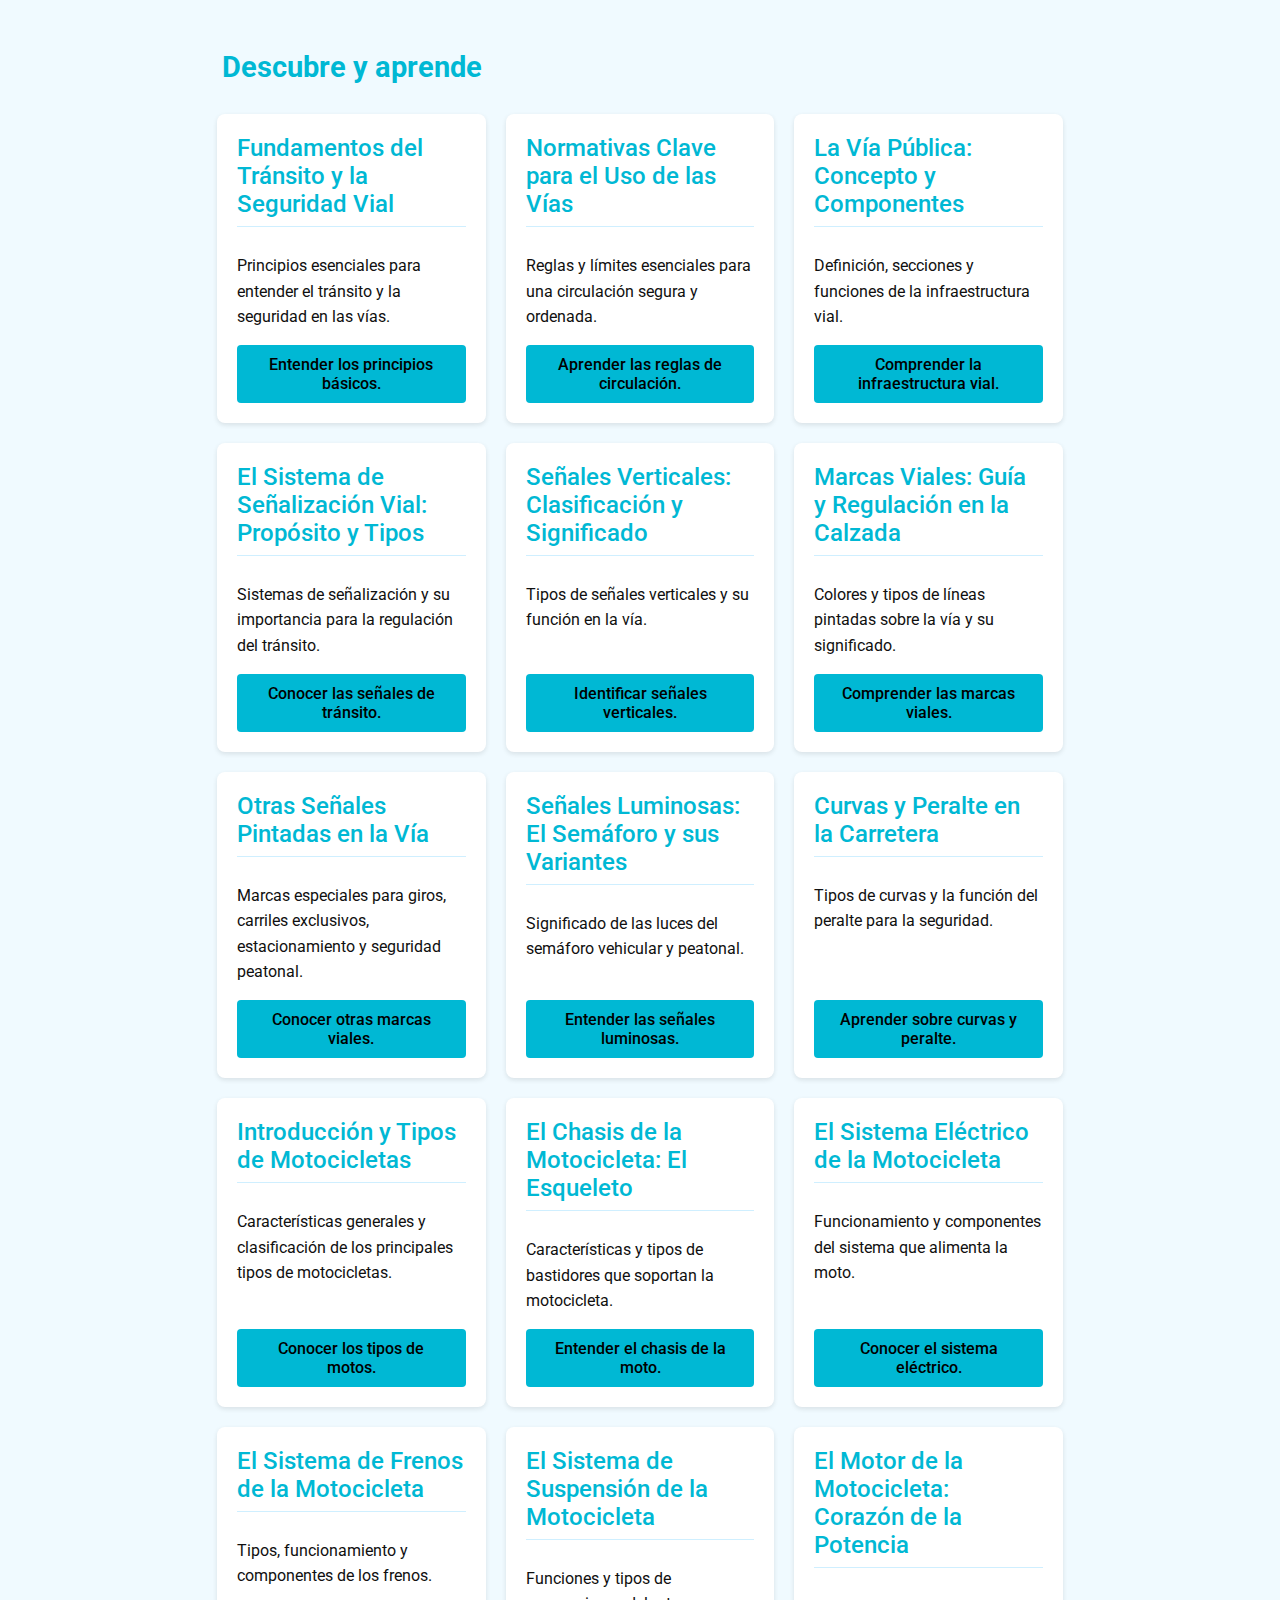
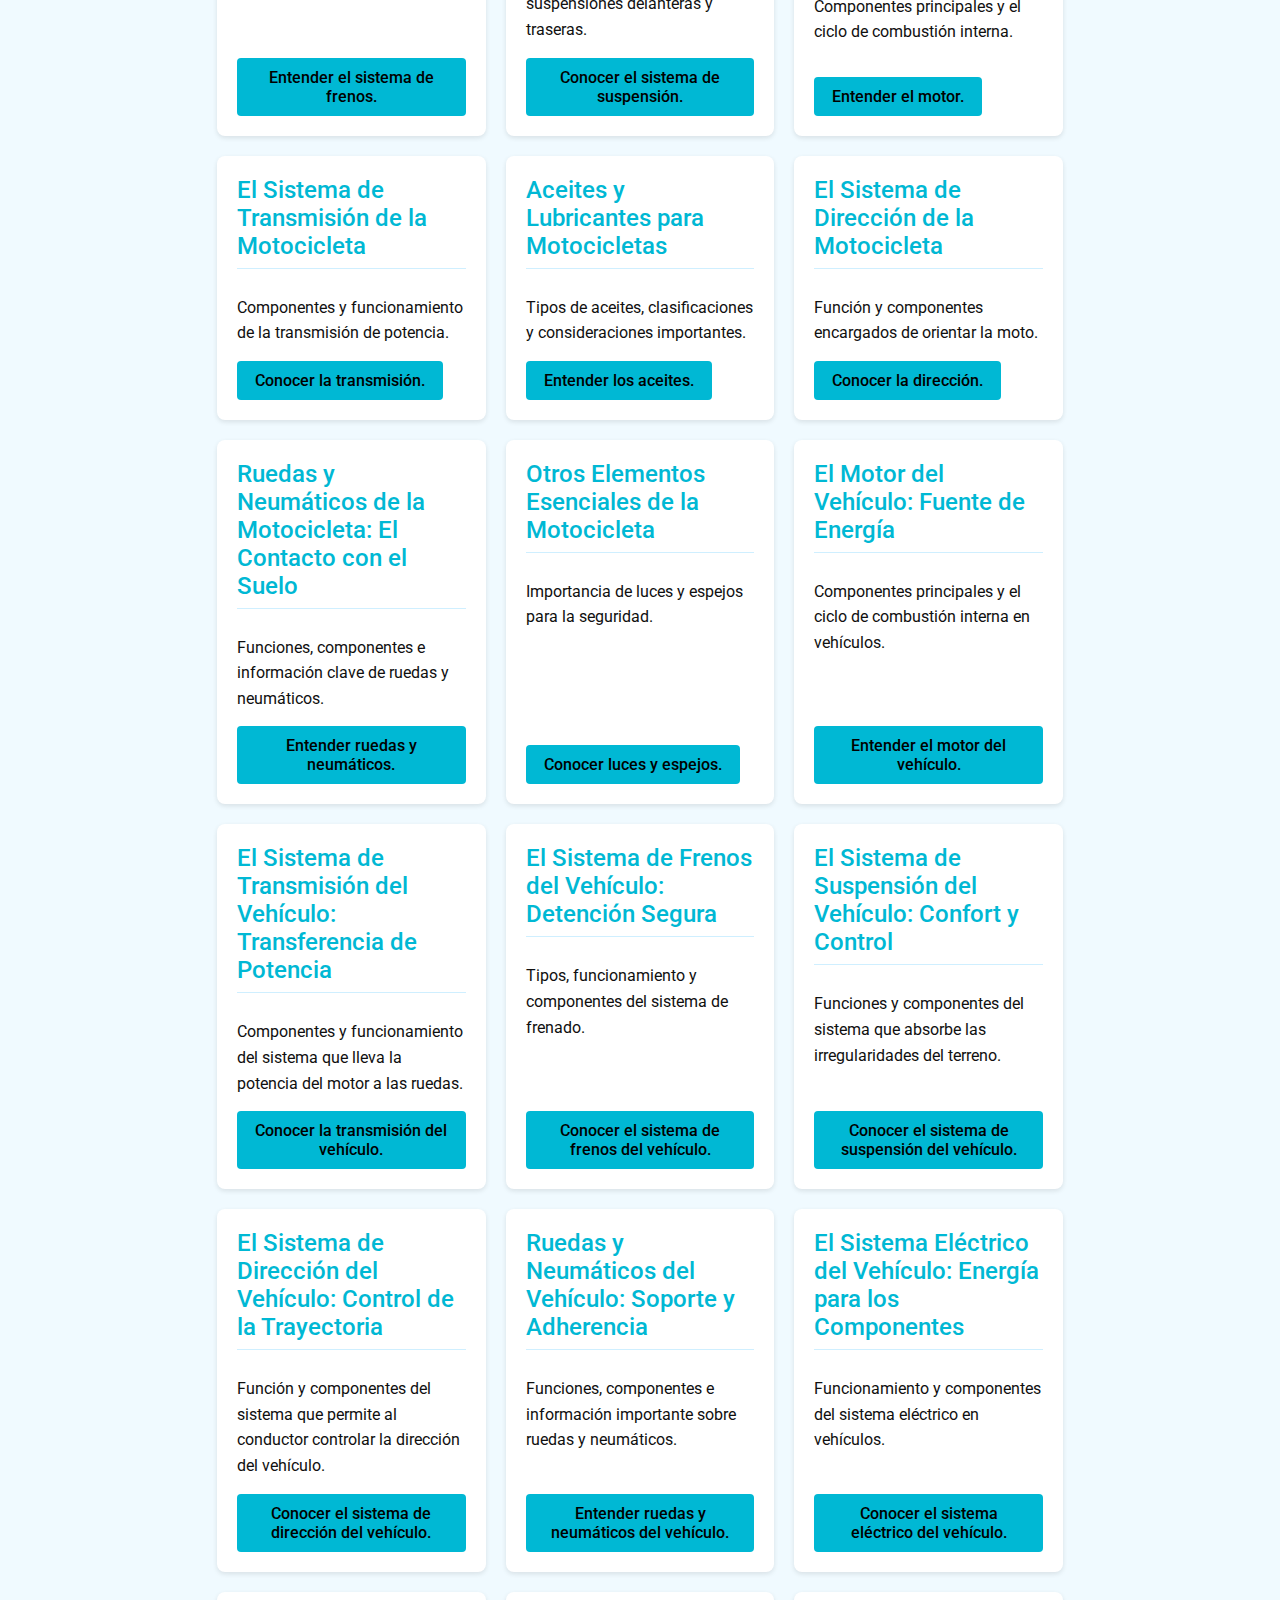
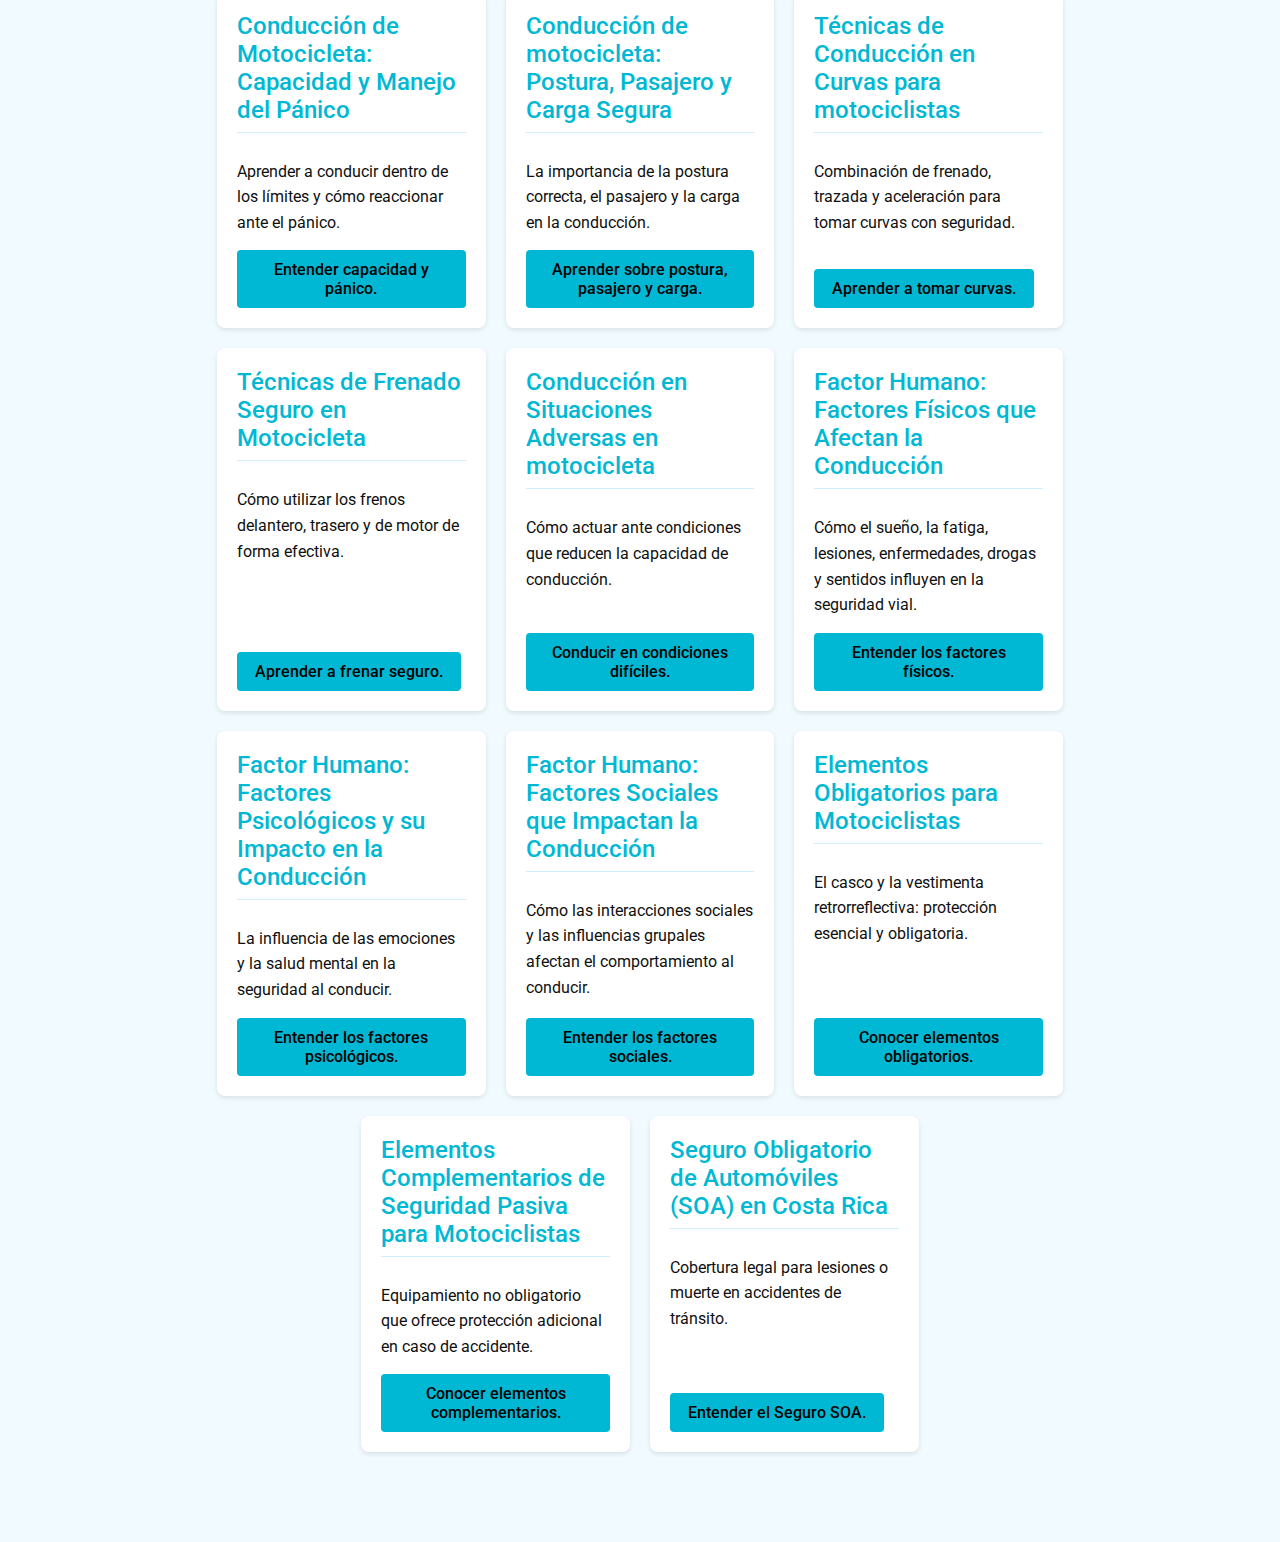
<file: descubre.html>
<!DOCTYPE html>
<html lang="es">
<head>
    <meta charset="UTF-8">
    <meta name="viewport" content="width=device-width, initial-scale=1.0">
    <title>SBKR - Contenido Destacado</title>
    <link rel="preconnect" href="https://fonts.googleapis.com">
    <link rel="preconnect" href="https://fonts.gstatic.com" crossorigin>
    <link href="https://fonts.googleapis.com/css2?family=Roboto:wght@400;500;700&display=swap" rel="stylesheet">
    <link href="style.css" rel="stylesheet">
</head>
<body>
    <div class="container">
        <h1 class="page-title">Descubre y aprende</h1>

        <div class="cards-container" id="cardsContainer">
            <p style="text-align:center;">Cargando contenido...</p>
        </div>
    </div>

    <script>
        async function populateCards() {
            const container = document.getElementById('cardsContainer');
            if (!container) {
                console.error("El contenedor de tarjetas no fue encontrado.");
                return;
            }

            container.innerHTML = '<p style="text-align:center;">Cargando contenido...</p>'; // Mostrar mensaje de carga

            let combinedData = [];
            let isUserInCostaRica = false;

            // Intentar determinar si el usuario está en Costa Rica usando la zona horaria
            try {
                const userTimeZone = Intl.DateTimeFormat().resolvedOptions().timeZone;
                if (userTimeZone && userTimeZone.includes('Costa_Rica')) {
                    isUserInCostaRica = true;
                    console.log("Usuario detectado en Costa Rica (zona horaria: " + userTimeZone + ")");
                } else {
                    console.log("Usuario no detectado en Costa Rica (zona horaria: " + userTimeZone + ")");
                }
            } catch (error) {
                console.warn("No se pudo determinar la zona horaria del usuario:", error);
                // Si hay un error, asumimos que no está en CR para no mostrar noticias globalmente por error
                isUserInCostaRica = false;
            }

            // Cargar datos de noticias.json PRIMERO si el usuario está en Costa Rica
            if (isUserInCostaRica) {
                try {
                    const responseNoticias = await fetch('noticias.json');
                     if (!responseNoticias.ok) {
                        console.warn('Error al cargar noticias.json: ' + responseNoticias.statusText);
                    } else {
                        const dataNoticias = await responseNoticias.json();
                         if (Array.isArray(dataNoticias)) {
                            // Añadir noticias al principio del array combinado
                            combinedData = combinedData.concat(dataNoticias);
                        } else {
                             console.warn('noticias.json no contiene un array válido.');
                        }
                    }
                } catch (error) {
                    console.warn('Error fetching noticias.json:', error);
                }
            } else {
                console.log("No se cargó noticias.json porque el usuario no está en Costa Rica.");
            }

            // Siempre cargar datos de descubre.json (se añadirán después de las noticias si se cargaron)
            try {
                const responseDescubre = await fetch('descubre.json');
                if (!responseDescubre.ok) {
                    console.warn('Error al cargar descubre.json: ' + responseDescubre.statusText);
                } else {
                    const dataDescubre = await responseDescubre.json();
                    if (Array.isArray(dataDescubre)) {
                        // Añadir contenido de descubre después de las noticias (si las hay)
                        combinedData = combinedData.concat(dataDescubre);
                    } else {
                        console.warn('descubre.json no contiene un array válido.');
                    }
                }
            } catch (error) {
                console.warn('Error fetching descubre.json:', error);
            }


            // Opcional: Ordenar los datos combinados si necesitas un orden específico (ej. por fecha, título, etc.)
            // Si deseas que las noticias SIEMPRE estén ANTES que el contenido de descubre,
            // incluso si tienen fechas o IDs que las pondrían después, NO apliques un sort general aquí.
            // Si necesitas ordenar las noticias entre sí, y el contenido de descubre entre sí, podrías hacerlo antes de concatenar.
            // Ejemplo simple de ordenación por título (alfabético):
            // combinedData.sort((a, b) => (a.titulo || '').localeCompare(b.titulo || ''));


            container.innerHTML = ''; // Limpiar mensaje de carga

            if (combinedData.length === 0) {
                container.innerHTML = '<p style="text-align:center;">No hay contenido disponible en este momento.</p>';
                return;
            }

            combinedData.forEach(data => {
                // Asumiendo que ambos JSON tienen campos 'id', 'titulo', 'descripcion', 'boton'
                if (!data.id || !data.titulo || !data.descripcion || !data.boton) {
                    console.warn("Elemento de datos incompleto, saltando:", data);
                    return; // Saltar este elemento si le faltan campos clave
                }

                const card = document.createElement('div');
                card.classList.add('card-item');

                const title = document.createElement('h2');
                title.textContent = data.titulo;

                const description = document.createElement('p');
                description.textContent = data.descripcion;

                const buttonLink = document.createElement('a');
                buttonLink.classList.add('card-button');
                // Enlace a la página de detalle, pasando el ID del elemento
                buttonLink.href = `detalle_contenido.html?id=${encodeURIComponent(data.id)}`;
                buttonLink.textContent = data.boton || "Más información";

                card.appendChild(title);
                card.appendChild(description);
                card.appendChild(buttonLink);

                container.appendChild(card);
            });
        }

        document.addEventListener('DOMContentLoaded', populateCards);

        // Año actual en el footer (asumiendo que tienes un footer con este ID)
        const currentYearElement = document.getElementById('currentYear');
        if (currentYearElement) {
            currentYearElement.textContent = new Date().getFullYear();
        }
    </script>

</body>
</html>
</file>
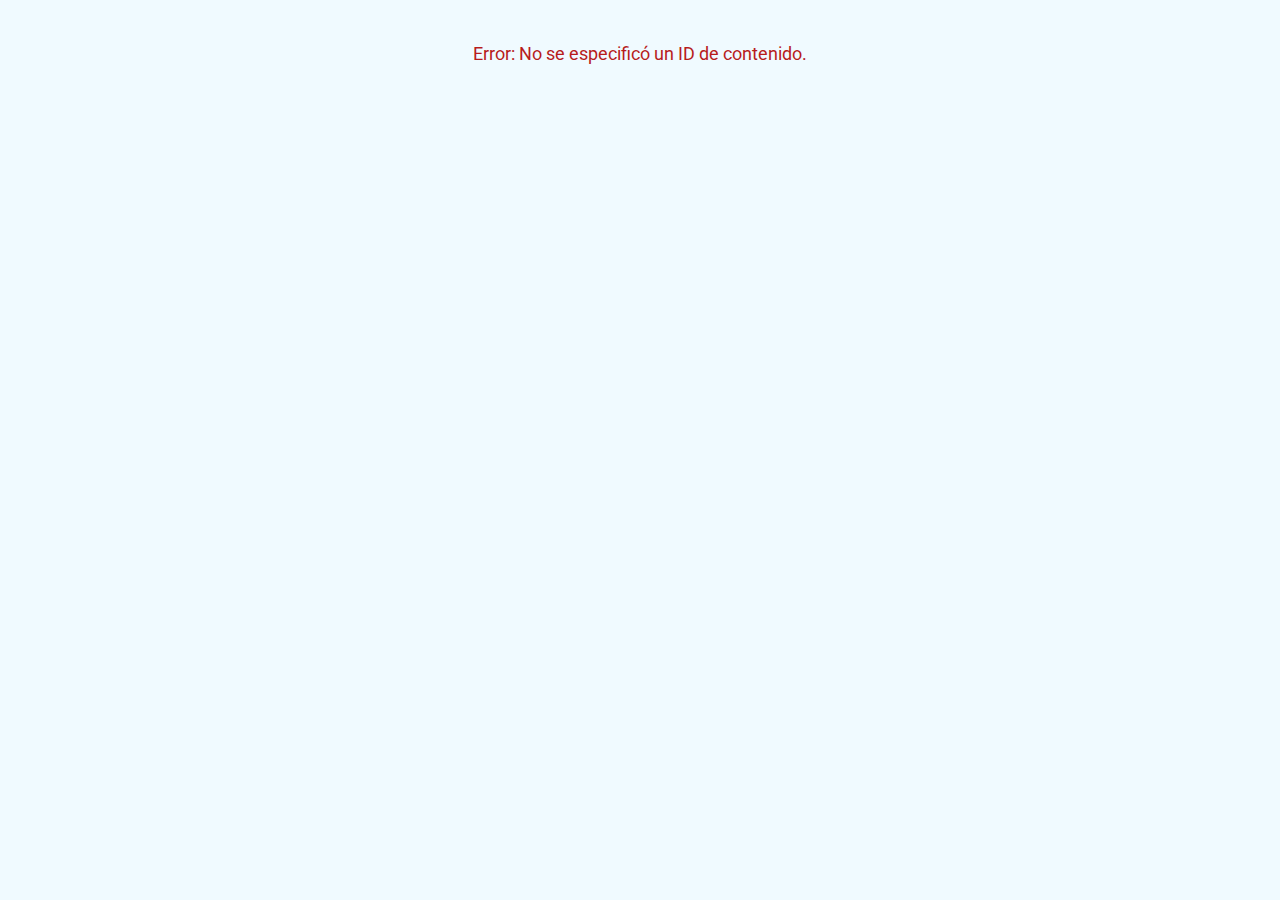
<file: detalle_contenido.html>
<!DOCTYPE html>
<html lang="es">

<head>
    <meta charset="UTF-8">
    <meta name="viewport" content="width=device-width, initial-scale=1.0">
    <title>Detalle del Contenido - SBKR</title>
    <link rel="preconnect" href="https://fonts.googleapis.com">
    <link rel="preconnect" href="https://fonts.gstatic.com" crossorigin>
    <link href="https://fonts.googleapis.com/css2?family=Roboto:wght@400;500;700&display=swap" rel="stylesheet">
    <link href="style.css" rel="stylesheet">

</head>

<body>
    <div class="container" id="detailContainer">
        <p class="loading-message">Cargando detalle del contenido...</p>
    </div>

    <script>
        document.addEventListener('DOMContentLoaded', async function () { // Made function async
            const detailContainer = document.getElementById('detailContainer');
            if (!detailContainer) {
                console.error("El contenedor de detalles no fue encontrado.");
                return;
            }

            const params = new URLSearchParams(window.location.search);
            const contentId = params.get('id');

            if (!contentId) {
                detailContainer.innerHTML = '<p class="error-message">Error: No se especificó un ID de contenido.</p>';
                return;
            }

            let combinedData = [];

            // Fetch data from descubre.json
            try {
                const responseDescubre = await fetch('descubre.json');
                if (!responseDescubre.ok) {
                    console.warn('Error al cargar descubre.json: ' + responseDescubre.statusText);
                } else {
                    const dataDescubre = await responseDescubre.json();
                     // Only concatenate if it's an array
                    if (Array.isArray(dataDescubre)) {
                         combinedData = combinedData.concat(dataDescubre);
                    } else {
                         console.warn('descubre.json no contiene un array válido.');
                    }
                }
            } catch (error) {
                console.warn('Error fetching descubre.json:', error);
            }

            // Fetch data from noticias.json
            try {
                const responseNoticias = await fetch('noticias.json');
                 if (!responseNoticias.ok) {
                    console.warn('Error al cargar noticias.json: ' + responseNoticias.statusText);
                } else {
                    const dataNoticias = await responseNoticias.json();
                    // Only concatenate if it's an array
                     if (Array.isArray(dataNoticias)) {
                        combinedData = combinedData.concat(dataNoticias);
                    } else {
                         console.warn('noticias.json no contiene un array válido.');
                    }
                }
            } catch (error) {
                console.warn('Error fetching noticias.json:', error);
            }


            // Find the item in the combined data
            const item = combinedData.find(d => d.id === contentId);

            if (item && item.titulo && item.detalle) {
                detailContainer.innerHTML = `
                    <h1>${item.titulo}</h1>
                    <div class="detail-text">${item.detalle.replace(/\n/g, '<br>')}</div>
                `;
            } else {
                detailContainer.innerHTML = '<p class="error-message">Contenido no encontrado o datos incompletos.</p> ';
            }


            const currentYearElement = document.getElementById('currentYear');
            if (currentYearElement) {
                currentYearElement.textContent = new Date().getFullYear();
            }
        });
    </script>
</body>

</html>
</file>
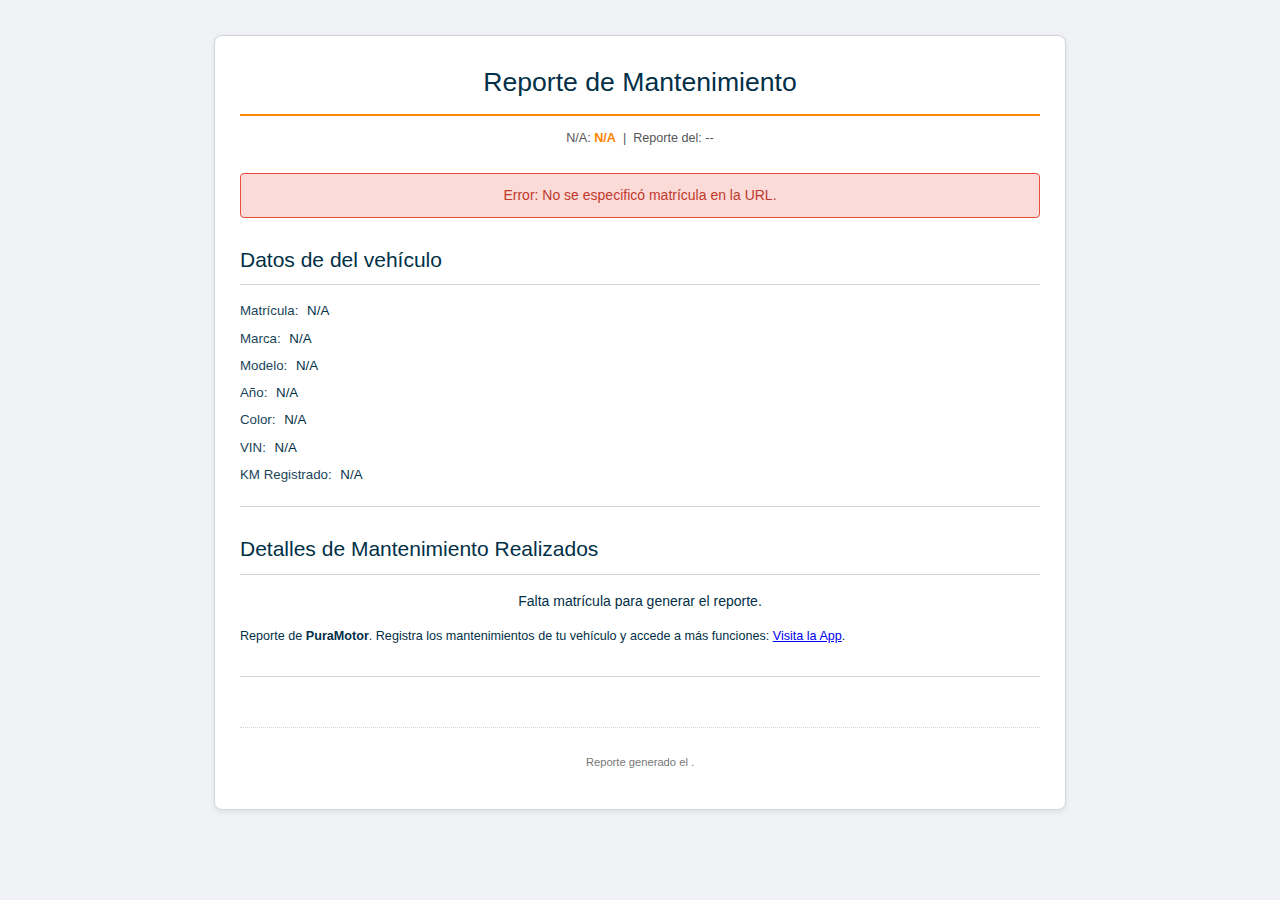
<file: exportar.html>
<!DOCTYPE html>
<html lang="es">
<head>
    <meta charset="UTF-8">
    <meta name="viewport" content="width=device-width, initial-scale=1.0">
    <title>Reporte Compacto de Mantenimiento</title>
    <style>
        /* --- Variables de Color (Asegúrate que estén definidas) --- */
        :root {
            --color-background-light: #F0F2F5;      /* Gris Pálido Fresco */
            --color-text-on-light: #023047;       /* Azul Oscuro Profundo */
            --color-primary-accent: #FB8500;      /* Naranja Quemado */
            --color-primary-accent-hover: #E67E22; /* Naranja Quemado más oscuro */
            --color-secondary-accent: #FFCB2E;    /* Amarillo Limpio */
            --color-card-background: #FFFFFF;     /* Blanco Puro */
            --color-border: #D1D5DB;              /* Gris Suave */
            --color-text-on-accent: #FFFFFF;      /* Blanco Puro */
            --font-main: 'Roboto', sans-serif;
            /* ...otros colores de error, éxito, etc. ... */
        }

        body {
            font-family: var(--font-main, Roboto, -apple-system, BlinkMacSystemFont, "Segoe UI", Helvetica, Arial, sans-serif);
            margin: 0; 
            padding: 15px;
            line-height: 1.6; 
            background-color: var(--color-background-light); 
            color: var(--color-text-on-light); 
            font-size: 14px;
        }
        .container { 
            max-width: 800px; 
            margin: 20px auto; 
            padding: 25px; 
            border: 1px solid var(--color-border); 
            border-radius: 8px; 
            background-color: var(--color-card-background); 
            box-shadow: 0 2px 6px rgba(0,0,0,0.08); 
        }
        h1 { 
            text-align: center; 
            color: var(--color-text-on-light);
            border-bottom: 2px solid var(--color-primary-accent);
            padding-bottom: 10px; 
            margin-top: 0;
            margin-bottom: 10px; 
            font-size: 1.9em; 
            font-weight: 500;
        }
        .report-date { text-align: center; font-size: 0.9em; color: #555; margin-bottom: 25px; }
        .report-date strong { color: var(--color-primary-accent); }
        
        h2 { font-size: 1.5em; border-bottom: 1px solid var(--color-border); text-align: left; margin-top: 25px; margin-bottom: 15px; padding-bottom: 8px; color: var(--color-text-on-light); font-weight: 500; }
        h3 { margin-top: 0; color: var(--color-primary-accent); border-bottom: none; padding-bottom: 3px; font-size: 1.2em; margin-bottom: 10px; font-weight: 500; }
        .moto-info { margin-bottom: 25px; padding-bottom: 15px; border-bottom: 1px solid var(--color-border); }
        .moto-info p { margin: 6px 0; font-size: 0.95em; }
        .moto-info strong { font-weight: 500; color: var(--color-text-on-light); opacity:0.9; margin-right: 5px; }
        
        .mantenimiento-item { margin-bottom: 20px; padding-bottom: 15px; border-bottom: 1px dotted var(--color-border); }
        .mantenimiento-item:last-child { border-bottom: none; }
        .mantenimiento-item p.estado-actual { margin: 4px 0 10px 0; font-size: 0.95em; font-style: italic; color: #444; }
        .mantenimiento-item p.estado-actual strong { font-weight: 500; color: #333; font-style: normal;}

        table { width: 100%; border-collapse: collapse; margin-top: 10px; font-size: 0.9em; }
        th, td { border: 1px solid var(--color-border); padding: 8px 10px; text-align: left; vertical-align: top; word-wrap: break-word; }
        th { background-color: #E8ECEF; color: var(--color-text-on-light); font-weight: 500; }
        tbody tr:nth-child(odd) { background-color: #f9f9fc; }
        
        .print-button-container { text-align: center; margin-top: 30px; padding-top: 20px; border-top: 1px solid var(--color-border); display:flex; flex-wrap:wrap; justify-content:center; gap:15px;}
        .button-print, .button-json { 
            display: inline-block; 
            padding: 10px 25px; 
            font-size: 1em; font-weight:500;
            cursor: pointer; 
            color: var(--color-text-on-accent); 
            border: none; 
            border-radius: 5px; 
            transition: background-color 0.3s ease, box-shadow 0.3s ease; 
            box-shadow: 0 2px 4px rgba(0,0,0,0.1); 
        }
        .button-print { background-color: var(--color-primary-accent); }
        .button-print:hover { background-color: var(--color-primary-accent-hover); box-shadow: 0 4px 8px rgba(0,0,0,0.15); }
        
        .button-json { background-color: var(--color-secondary-accent); color: var(--color-text-on-light); /* Texto oscuro sobre amarillo */ }
        .button-json:hover { background-color: #F4A600; /* Amarillo más oscuro */ box-shadow: 0 4px 8px rgba(0,0,0,0.15); }
        
        footer { text-align: center; font-size: 0.8em; color: #777; margin-top: 30px; padding-top: 15px; border-top: 1px dotted var(--color-border); }
        footer a { color: var(--color-primary-accent); text-decoration: none; }
        footer a:hover { text-decoration: underline; }

        #status-message { padding: 10px; margin-bottom: 15px; border-radius: 4px; text-align: center; border: 1px solid transparent;}
        #status-message.info { background-color: #e0e7ff; color: #303f9f; border-color: #adc0ff;}
        #status-message.success { background-color: #D5F5E3; color: #239B56; border-color: #2ECC71; } /* Usando variables de éxito */
        #status-message.error { background-color: #FADBD8; color: #C0392B; border-color: #E74C3C; } /* Usando variables de error */

        @media print {
            body { margin: 0; padding:0; border: none; font-size: 9pt; background-color: #fff; line-height: 1.3; color: #000; font-family: Arial, sans-serif;}
            .container { border: none; box-shadow: none; max-width: 100%; width: 100%; margin: 0; padding: 10mm 5mm; }
            .print-button-container, #status-message, footer, .report-date { display: none !important; }
            h1 { font-size: 16pt; text-align: center; border-bottom: 1px solid #333; margin-bottom: 15px; padding-bottom: 5px;}
            h2 { font-size: 13pt; text-align: left; border-bottom: 1px solid #666; margin-top: 20px; margin-bottom: 10px; padding-bottom:3px; }
            h3 { font-size: 11pt; color: #222; font-weight: bold; margin-top: 0; margin-bottom: 6px; padding: 0;}
            .moto-info { margin-bottom: 15px; padding-bottom:10px; border-bottom: 1px solid #ccc;}
            .moto-info p { margin: 3px 0; font-size: 9pt; }
            .mantenimiento-item { margin-bottom: 12px; padding-bottom: 8px; border: none; page-break-inside: avoid; }
            .mantenimiento-item p.estado-actual { margin: 2px 0 6px 0; font-size: 9pt; }
            table { page-break-inside: avoid; font-size: 8pt; margin-top: 6px; width: 100%; border: 1px solid #666; }
            th, td { padding: 4px 6px; border: 1px solid #999; }
            th { background-color: #E0E0E0 !important; -webkit-print-color-adjust: exact; print-color-adjust: exact; }
            tbody tr:nth-child(odd) { background-color: #F3F3F3 !important; -webkit-print-color-adjust: exact; print-color-adjust: exact; }
            a { text-decoration: none; color: #000; }
            a[href^="http"]:after { content: ""; }
        }
    </style>
</head>
<body>
    <div class="container">
        <h1>Reporte de Mantenimiento</h1>
        <p class="report-date"><span id="categoria">N/A</span>: <strong id="moto-placa-titulo">N/A</strong> &nbsp;|&nbsp; Reporte del: <span id="fecha-actual">--</span></p>

        <div id="status-message" style="display: none;"></div>

        <div class="moto-info">
            <h2>Datos de del vehículo</h2>
            <p><strong>Matrícula:</strong> <span id="moto-placa-display">N/A</span></p>
            <p><strong>Marca:</strong> <span id="moto-marca">N/A</span></p>
            <p><strong>Modelo:</strong> <span id="moto-modelo">N/A</span></p>
            <p><strong>Año:</strong> <span id="moto-anio">N/A</span></p>
            <p><strong>Color:</strong> <span id="moto-color">N/A</span></p>
            <p><strong>VIN:</strong> <span id="moto-vin">N/A</span></p>
            <p><strong>KM Registrado:</strong> <span id="moto-km">N/A</span></p>
        </div>

        <h2>Detalles de Mantenimiento Realizados</h2>
        <div id="mantenimiento-detalles">
            <p style="text-align:center;">Cargando mantenimientos...</p>
        </div>
                    <p class="promo-footer" style="margin-top: 8px; font-size: 0.9em;">
                Reporte de <strong>PuraMotor</strong>. Registra los mantenimientos de tu vehículo y accede a más funciones: 
                <a href="https://play.google.com/store/apps/details?id=me.crad.puramotor" title="Ir a la aplicación SBKR">Visita la App</a>.
            </p>

        <div class="print-button-container">
            <button id="imprimir-btn" class="button-print" style="display: none;">Imprimir / Guardar PDF</button>
            <button id="guardar-json-btn" class="button-json" style="display: none;">Guardar como JSON</button>
        </div>
        
        <footer>
            <p>Reporte generado el <span id="footer-fecha"></span>.</p>
        </footer>
    </div>

    <script>
        document.addEventListener('DOMContentLoaded', function() {
            console.log("Exportar Script (v5.3 - Botón Guardar JSON) Cargado");

            const statusMessageDiv = document.getElementById('status-message');
            const detallesContainer = document.getElementById('mantenimiento-detalles');
            const printButton = document.getElementById('imprimir-btn');
            const saveJsonButton = document.getElementById('guardar-json-btn'); // Nuevo botón
            const placaTituloSpan = document.getElementById('moto-placa-titulo');
            const categoriaSpan = document.getElementById('categoria');
            const placaDisplaySpan = document.getElementById('moto-placa-display');
            const marcaSpan = document.getElementById('moto-marca');
            const modeloSpan = document.getElementById('moto-modelo');
            const anioSpan = document.getElementById('moto-anio');
            const colorSpan = document.getElementById('moto-color');
            const vinSpan = document.getElementById('moto-vin');
            const kmSpan = document.getElementById('moto-km');
            const fechaActualSpan = document.getElementById('fecha-actual');
            const footerFechaSpan = document.getElementById('footer-fecha');

            const essentialElements = [ detallesContainer, printButton, saveJsonButton, placaTituloSpan, fechaActualSpan, footerFechaSpan, placaDisplaySpan, categoriaSpan, marcaSpan, modeloSpan, anioSpan, colorSpan, vinSpan, kmSpan ];
            if (essentialElements.some(el => !el)) {
                console.error("Faltan elementos HTML esenciales para el reporte (incluyendo botón JSON).");
                if(statusMessageDiv) { statusMessageDiv.textContent="Error de estructura HTML en la página."; statusMessageDiv.className='error'; statusMessageDiv.style.display='block'; }
                return;
            }

            const urlParams = new URLSearchParams(window.location.search);
            const matricula = urlParams.get('matricula')?.toUpperCase().trim();

            function showStatus(message, type = 'info') {
                if(statusMessageDiv){
                    statusMessageDiv.textContent=message;
                    statusMessageDiv.className=type;
                    statusMessageDiv.style.display='block';
                    if(type==='error' && printButton) printButton.style.display='none';
                    if(type==='error' && saveJsonButton) saveJsonButton.style.display='none';
                } else { console.warn("statusMessageDiv no encontrado:", message); }
            }

            if (!matricula) { 
                showStatus('Error: No se especificó matrícula en la URL.', 'error'); 
                detallesContainer.innerHTML = '<p style="text-align:center; color:var(--color-error);">Falta matrícula para generar el reporte.</p>'; 
                return; 
            }

            showStatus(`Buscando datos para el vehículo: ${matricula}`, 'info');
            detallesContainer.innerHTML = '<p style="text-align:center;">Cargando...</p>';
            placaTituloSpan.textContent = matricula;
            placaDisplaySpan.textContent = matricula;

            const MOTORCYCLES_DB_KEY = 'vehiclesDB';
            const MANTENIMIENTOS_PREFIX = 'MANTENIMIENTOS_';
            const mantenimientosKey = `${MANTENIMIENTOS_PREFIX}${matricula}`;

            let motoData = {}; 
            let mantenimientosData = []; 
            let motoDataFound = false; 
            let mantenimientosDataFiltrados = []; // Para guardar los que tienen historial

            // --- Cargar Datos ---
            try { 
                const dbString = localStorage.getItem(MOTORCYCLES_DB_KEY); 
                const database = dbString ? JSON.parse(dbString) : {}; 
                if(database[matricula]){ motoData = database[matricula]; motoDataFound = true; }
                else { console.warn(`Matrícula ${matricula} no encontrada en ${MOTORCYCLES_DB_KEY}`); }
            } catch(e){ console.error(`Error al leer ${MOTORCYCLES_DB_KEY}:`,e); showStatus(`Error al cargar datos del vehículo ${matricula}.`,'error'); }

            try { 
                const stored = localStorage.getItem(mantenimientosKey); 
                if(stored){
                    const parsed = JSON.parse(stored); 
                    if(Array.isArray(parsed)){ mantenimientosData = parsed.filter(i=>typeof i ==='object' && i !== null && typeof i.elemento ==='string'); }
                } else { console.warn(`Clave de mantenimientos no encontrada: ${mantenimientosKey}`);}
            } catch(e){ console.error(`Error al leer ${mantenimientosKey}:`,e); showStatus(`Error al cargar datos de mantenimiento para ${matricula}.`,'error'); }

            // --- Formatear Fecha y Hora Actual ---
            function getFormattedDateTime(lang = navigator.language || 'es-CR'){
                // ... (código de getFormattedDateTime sin cambios)
                const dateOptions = { year: 'numeric', month: 'long', day: 'numeric' };
                const timeOptions = { hour: 'numeric', minute: '2-digit', hour12: true };
                try { const now = new Date(); return { fecha: now.toLocaleDateString(lang, dateOptions), hora: now.toLocaleTimeString(lang, timeOptions) };
                } catch (error) { console.error("Error formateando fecha/hora con locale:", error, "Usando fallback."); const now = new Date(); const pad = (n) => n.toString().padStart(2, '0'); const hours = now.getHours(); const minutes = pad(now.getMinutes()); const ampm = hours >= 12 ? 'PM' : 'AM'; const formattedHours = hours % 12 || 12; return { fecha: `${pad(now.getDate())}/${pad(now.getMonth()+1)}/${now.getFullYear()}`, hora: `${formattedHours}:${minutes} ${ampm}`}; }
            }
            const { fecha, hora } = getFormattedDateTime();
            if (fechaActualSpan) fechaActualSpan.textContent = fecha;
            if (footerFechaSpan) footerFechaSpan.textContent = `${fecha} a las ${hora}`;

            // --- Procesar y Mostrar Datos ---
            if (!motoDataFound && mantenimientosData.length === 0) { 
                showStatus(`No se encontró ningún dato para el vehículo ${matricula}.`, 'error'); 
                detallesContainer.innerHTML = `<p style="text-align:center;">Sin datos disponibles.</p>`; 
                return; 
            } else { 
                showStatus(`Reporte para el vehículo: ${matricula}`, 'success'); 
            }

            if (motoDataFound) { /* ... (mostrar datos de moto sin cambios) ... */ 
                categoriaSpan.textContent = motoData.categoria || 'N/A';  marcaSpan.textContent = motoData.marca || 'N/A'; modeloSpan.textContent = motoData.modelo || 'N/A'; anioSpan.textContent = motoData.anio || 'N/A'; colorSpan.textContent = motoData.color || 'N/A'; vinSpan.textContent = motoData.vin || 'N/A'; kmSpan.textContent = motoData.kmActual ? `${parseFloat(motoData.kmActual).toLocaleString('es-CR')} km` : 'N/A';
            } else if (marcaSpan) { categoriaSpan.textContent='(No encontrados)'; marcaSpan.textContent='(No encontrados)'; modeloSpan.textContent='(N/R)'; anioSpan.textContent='(N/R)'; colorSpan.textContent='(N/R)'; vinSpan.textContent='(N/R)'; kmSpan.textContent='N/A'; }

            detallesContainer.innerHTML = ''; 
            let itemsConHistorialMostrados = 0;
            mantenimientosDataFiltrados = []; // Reiniciar para esta carga

            if (mantenimientosData.length > 0) {
                mantenimientosData.sort((a, b) => (a.elemento || '').localeCompare(b.elemento || ''));
                mantenimientosData.forEach(item => {
                    if (item.historial && Array.isArray(item.historial) && item.historial.length > 0) {
                        itemsConHistorialMostrados++;
                        mantenimientosDataFiltrados.push(item); // Guardar solo los que se muestran
                        const itemContainer = document.createElement('div'); itemContainer.className = 'mantenimiento-item';
                        const tituloItem = document.createElement('h3'); tituloItem.textContent = item.elemento || 'Categoría Desconocida'; itemContainer.appendChild(tituloItem);
                        const estadoActualP = document.createElement('p'); estadoActualP.className = 'estado-actual'; estadoActualP.innerHTML = `<strong>Último Estado Registrado:</strong> ${item.actual||'(No definido)'}`; itemContainer.appendChild(estadoActualP);
                        const tabla = document.createElement('table'); const thead = tabla.createTHead(); const headerRow = thead.insertRow();
                        headerRow.insertCell().outerHTML = '<th>Fecha</th>'; headerRow.insertCell().outerHTML = '<th>KM</th>'; headerRow.insertCell().outerHTML = '<th>Detalle</th>';
                        const tbody = tabla.createTBody();
                        item.historial.sort((a,b)=>{ /* ... (lógica de ordenamiento del historial sin cambios) ... */ 
                            const dateA_str = a.fecha?.includes('/') ? a.fecha.split('/').reverse().join('-') : a.fecha; const dateB_str = b.fecha?.includes('/') ? b.fecha.split('/').reverse().join('-') : b.fecha; const dateA = dateA_str ? new Date(dateA_str) : null; const dateB = dateB_str ? new Date(dateB_str) : null; const isValidA = dateA instanceof Date && !isNaN(dateA); const isValidB = dateB instanceof Date && !isNaN(dateB);
                            if (isValidA && isValidB && dateA.getTime() !== dateB.getTime()) return dateB - dateA; if (isValidA && !isValidB) return -1; if (!isValidA && isValidB) return 1;
                            const kmA = parseFloat(a.km); const kmB = parseFloat(b.km); if (!isNaN(kmA) && !isNaN(kmB) && kmA !== kmB) return kmB - kmA; return 0;
                        });
                        item.historial.forEach(h => { const row = tbody.insertRow(); row.insertCell().textContent = h.fecha ? new Date(h.fecha.includes('/') ? h.fecha.split('/').reverse().join('-') : h.fecha + 'T00:00:00').toLocaleDateString(navigator.language || 'es-CR', {day:'2-digit', month:'short', year:'numeric'}) : 'N/A'; row.insertCell().textContent = h.km != null ? `${parseFloat(h.km).toLocaleString('es-CR')} km` : '-'; row.insertCell().textContent = h.detalle || '-'; });
                        itemContainer.appendChild(tabla); detallesContainer.appendChild(itemContainer);
                    }
                });
            }
            
            if (itemsConHistorialMostrados === 0 && !motoDataFound) { // Si no hay NADA que mostrar
                 detallesContainer.innerHTML = '<p style="text-align:center;">No hay datos de vehículo ni mantenimientos con historial para mostrar.</p>';
            } else if (itemsConHistorialMostrados === 0 && motoDataFound) { // Si hay datos de moto pero no mantenimientos con historial
                 detallesContainer.innerHTML = '<p style="text-align:center;">No hay mantenimientos con historial registrado para este vehículo.</p>';
            }


            // Mostrar botones si hay algo que exportar/imprimir
            if (motoDataFound || itemsConHistorialMostrados > 0) {
                if (printButton) {
                    printButton.style.display = '';
                    const newPrintButton = printButton.cloneNode(true); // Para limpiar listeners viejos
                    printButton.parentNode.replaceChild(newPrintButton, printButton);
                    newPrintButton.addEventListener('click', () => window.print());
                }
                if (saveJsonButton) {
                    saveJsonButton.style.display = ''; // Mostrar botón JSON
                }
            } else {
                if(printButton) printButton.style.display = 'none';
                if(saveJsonButton) saveJsonButton.style.display = 'none';
            }

            // --- Funcionalidad Botón Guardar JSON ---
            if(saveJsonButton){
                saveJsonButton.addEventListener('click', function() {
                    if (!matricula) {
                        showStatus("No hay matrícula para generar el archivo JSON.", "error");
                        return;
                    }

                    // Crear el objeto de datos para descargar
                    const dataToDownload = {
                        matricula: matricula,
                        fechaReporteJSON: new Date().toISOString(),
                        motoInfo: motoDataFound ? motoData : { mensaje: "Datos de la moto no encontrados o no cargados." },
                        // Usar mantenimientosDataFiltrados para asegurar que solo se exportan los que tienen historial y se muestran
                        mantenimientos: mantenimientosDataFiltrados.length > 0 ? mantenimientosDataFiltrados : [] 
                    };

                    if (dataToDownload.mantenimientos.length === 0 && !motoDataFound) {
                        showStatus("No hay datos significativos para guardar en JSON.", "info");
                        return;
                    }

                    const jsonString = JSON.stringify(dataToDownload, null, 2); // El '2' es para indentación
                    const blob = new Blob([jsonString], { type: "application/json" });
                    const url = URL.createObjectURL(blob);
                    const a = document.createElement('a');
                    a.href = url;
                    a.download = `reporte_mantenimiento_${matricula}_${new Date().toISOString().slice(0,10)}.json`;
                    document.body.appendChild(a);
                    a.click();
                    document.body.removeChild(a);
                    URL.revokeObjectURL(url);
                    showStatus("Archivo JSON generado para descarga.", "success");
                });
            }
            console.log("Reporte generado y listo para mostrar.");
        });
    </script>
</body>
</html>
</file>
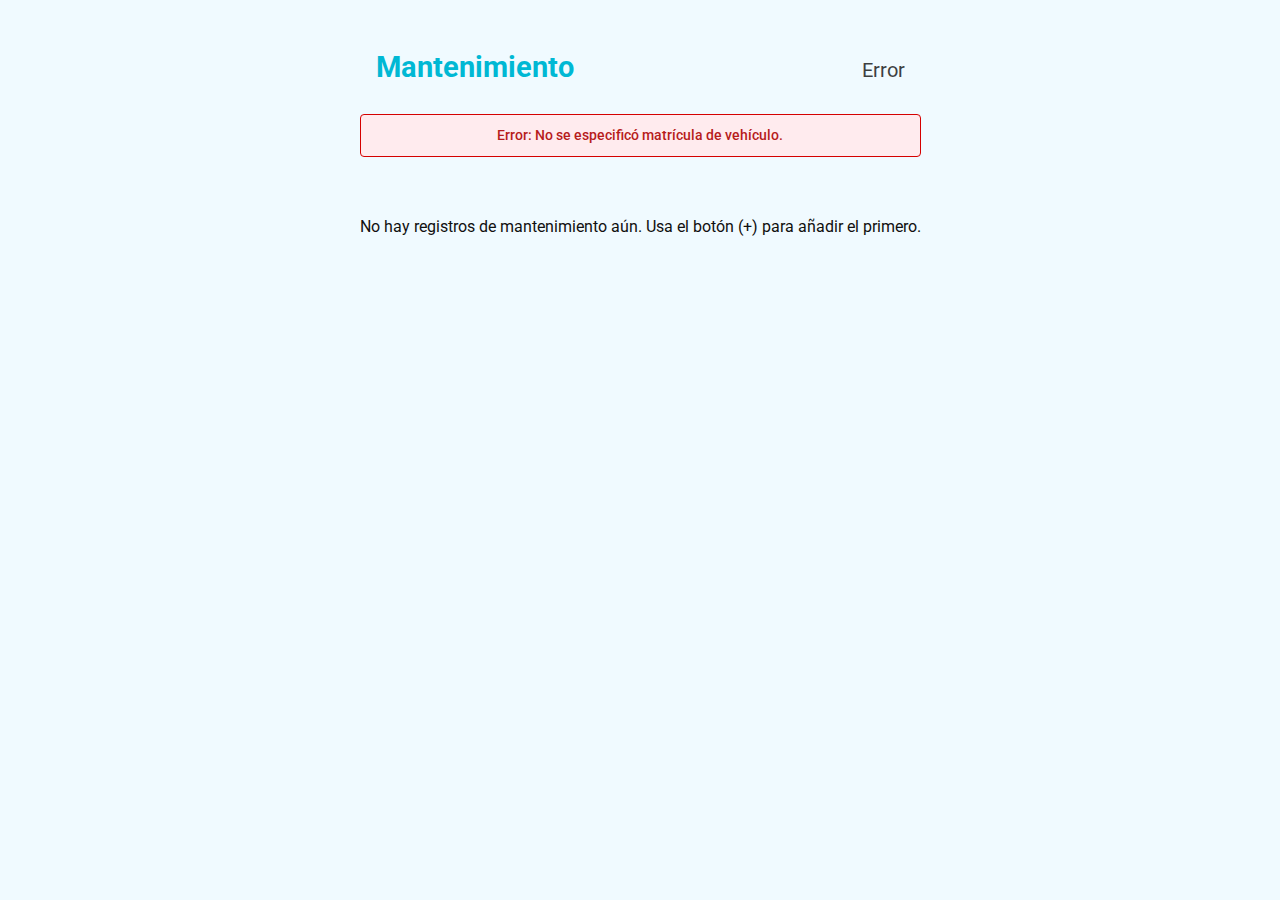
<file: mantenimiento.html>
<!DOCTYPE html>
<html lang="es">

<head>
    <meta charset="UTF-8">
    <title>Mantenimiento de Vehículo</title>
    <meta name="viewport" content="width=device-width, initial-scale=1.0">
    <link rel="preconnect" href="https://fonts.googleapis.com">
    <link rel="preconnect" href="https://fonts.gstatic.com" crossorigin>
    <link href="https://fonts.googleapis.com/css2?family=Roboto:wght@400;500;700&display=swap" rel="stylesheet">
    <link href="style.css" rel="stylesheet">
</head>

<body>
    <div class="container">
        <h1>Mantenimiento <small id="vehiculo-placa-titulo">N/A</small></h1>

        <div id="mensaje-error" class="mensaje error" style="display: none;"></div>
        <div id="mensaje-exito" class="mensaje exito" style="display: none;"></div>

        <div id="maintenance-list">
        </div>

        <div id="export-button-container" class="export-button-wrapper" style="display: none;">
            <a id="export-page-btn" class="button-export-content" href="#"
                title="Exportar datos de este vehículo">Exportar Datos</a>
        </div>

        <a id="add-via-fab" href="#" class="fab" title="Añadir nuevo registro de mantenimiento">
            <span class="fab-icon-add">+</span>
        </a>
    </div>

    <div id="addRecordModal" class="modal">
        <div class="modal-content">
            <div class="modal-header">
                <h2 id="modal-title">Añadir Nuevo Registro</h2>
                <button type="button" class="close-button" aria-label="Cerrar">&times;</button>
            </div>
            <form id="modalForm">
                <input type="hidden" id="modal-category-id" value="">
                <input type="hidden" id="modal-edit-item-index" value="-1">
                <div class="modal-form-group">
                    <label for="modal-fecha-input">Fecha:</label>
                    <input type="date" id="modal-fecha-input" required>
                </div>
                <div class="modal-form-group">
                    <label for="modal-km-input">Kilometraje:</label>
                    <input type="number" id="modal-km-input" placeholder="Ingrese KM" required inputmode="numeric"
                        pattern="[0-9]*" min="0">
                </div>
                <div class="modal-form-group">
                    <label for="modal-detalle-input">Detalle:</label>
                    <input type="text" id="modal-detalle-input" placeholder="Notas, repuestos, etc." required>
                </div>
                <button id="saveModalButton" type="submit" class="modal-button">Guardar Registro</button>
            </form>
            <div id="modal-mensaje-error" class="modal-error-message"></div>
        </div>
    </div>

    <div id="selectCategoryFabModal" class="modal">
    <div class="modal-content">
        <div class="modal-header">
            <h2>Seleccionar Categoría de Mantenimiento</h2>
            <button type="button" class="close-button-fab-cat" aria-label="Cerrar">&times;</button>
        </div>
        <p style="font-size: 0.9em; color: #555; margin-bottom: 10px;">Elija una categoría predefinida:</p>
        <div id="fab-category-list" class="modal-form-group"
             style="max-height: 200px; overflow-y: auto; margin-bottom: 15px; border: 1px solid #eee; padding:5px;">
            </div>
        </div>
</div>
<div id="otroCustomCategoryModal" class="modal">
    <div class="modal-content">
        <div class="modal-header">
            <h2>Mantenimiento personalizado</h2>
            <button type="button" class="close-button-otro-custom" aria-label="Cerrar">&times;</button>
        </div>
        <p style="font-size: 0.9em; color: #555; margin-bottom: 10px;">Ingrese el mantenimiento personalizado</p>
        <div class="modal-form-group">
            <label for="otro-custom-task-input" style="font-weight:500;">Tarea de Mantenimiento Personalizada:</label>
            <input type="text" id="otro-custom-task-input" class="form-control"
                   placeholder="Ej: Cambio de Bujías" style="margin-top:5px;">
        </div>
        <button type="button" id="use-otro-custom-task-button" class="modal-button"
                style="margin-top:15px; width:100%;">Usar Tarea Especificada</button>
        <div id="otro-custom-modal-error" class="modal-error-message" style="display:none; margin-top:10px;">
        </div>
    </div>
</div>

    <div id="confirmDeleteModal" class="modal">
        <div class="modal-content">
            <div class="modal-header">
                <h2 id="confirmDeleteModalTitle">Confirmar Eliminación</h2>
                <button type="button" class="close-button" id="closeConfirmDeleteModal">&times;</button>
            </div>
            <p id="confirmDeleteModalMessage" style="margin: 20px 0; line-height: 1.6;"></p>
            <div class="modal-actions">
                <button type="button" id="confirmDeleteModalNo" class="modal-button secondary">Cancelar</button>
                <button type="button" id="confirmDeleteModalYes" class="modal-button danger">Eliminar</button>
            </div>
        </div>
    </div>

    <script>
    document.addEventListener('DOMContentLoaded', function () {
        console.log("Mantenimiento Script (v5.7.0 - Motor Custom Task Modal) Cargado"); // Version bump

        const CATEGORIAS_PREDEFINIDAS = [
            { id: 'motor', name: 'Motor' },
            { id: 'lubricacion', name: 'Lubricación' },
            { id: 'refrigeracion', name: 'Refrigeración' },
            { id: 'electricidad', name: 'Electricidad' },
            { id: 'frenos', name: 'Frenos' },
            { id: 'clutch', name: 'Clutch / Embrague' },
            { id: 'transmision', name: 'Transmisión' },
            { id: 'cadena', name: 'Cadena / Arrastre' },
            { id: 'neumaticos', name: 'Neumáticos' },
            { id: 'direccion', name: 'Dirección' },
            { id: 'suspension', name: 'Suspensión' },
            { id: 'luces', name: 'Luces' },
            { id: 'instrumental', name: 'Instrumental' },
            { id: 'seguridad', name: 'Seguridad / Visibilidad' },
            { id: 'escape', name: 'Escape' },
            { id: 'otro', name: 'Otro, personalizado' },
            { id: 'alimentacion', name: 'Alimentación' },
        ].sort((a, b) => a.name.localeCompare(b.name));

        let placaTituloSpan = document.getElementById('vehiculo-placa-titulo');

        const maintenanceListDiv = document.getElementById('maintenance-list');
        const mensajeExitoDiv = document.getElementById('mensaje-exito');
        const mensajeErrorDiv = document.getElementById('mensaje-error');
        const addViaFabButton = document.getElementById('add-via-fab');

        // Select Category Modal (for FAB)
        const selectCategoryFabModal = document.getElementById('selectCategoryFabModal');
        const closeSelectCategoryFabModalButton = selectCategoryFabModal?.querySelector('.close-button-fab-cat');
        const fabCategoryListDiv = document.getElementById('fab-category-list');
        // const customCategoryInput = document.getElementById('custom-category-input'); // Removed from this modal
        // const addCustomCategoryButton = document.getElementById('add-custom-category-button'); // Removed
        // const customCategoryModalErrorDiv = document.getElementById('custom-category-modal-error'); // Removed

        // New otro Custom Category Modal Elements
        const otroCustomCategoryModal = document.getElementById('otroCustomCategoryModal');
        const closeotroCustomCategoryModalButton = otroCustomCategoryModal?.querySelector('.close-button-otro-custom');
        const otroCustomTaskInput = document.getElementById('otro-custom-task-input');
        const useotroCustomTaskButton = document.getElementById('use-otro-custom-task-button');
        const otroCustomModalErrorDiv = document.getElementById('otro-custom-modal-error');

        // Add/Edit Record Modal
        const addRecordModal = document.getElementById('addRecordModal');
        const closeModalButton = addRecordModal?.querySelector('.close-button');
        const modalForm = document.getElementById('modalForm');
        const modalTitle = document.getElementById('modal-title');
        const modalCategoryIdInput = document.getElementById('modal-category-id');
        const modalEditItemIndexInput = document.getElementById('modal-edit-item-index');
        const modalFechaInput = document.getElementById('modal-fecha-input');
        const modalKmInput = document.getElementById('modal-km-input');
        const modalDetalleInput = document.getElementById('modal-detalle-input');
        const saveModalButton = document.getElementById('saveModalButton');
        const modalMensajeErrorDiv = document.getElementById('modal-mensaje-error');

        const exportButtonContainer = document.getElementById('export-button-container');
        const exportPageBtn = document.getElementById('export-page-btn');

        const confirmDeleteModal = document.getElementById('confirmDeleteModal');
        const confirmDeleteModalMessage = document.getElementById('confirmDeleteModalMessage');
        const confirmDeleteModalYesButton = document.getElementById('confirmDeleteModalYes');
        const confirmDeleteModalNoButton = document.getElementById('confirmDeleteModalNo');
        const closeConfirmDeleteModalButton = document.getElementById('closeConfirmDeleteModal');
        let onConfirmDeleteCallback = null;

        const urlParams = new URLSearchParams(window.location.search);
        const matricula = urlParams.get('matricula')?.toUpperCase().trim();
        const VEHICLES_DB_KEY = 'vehiclesDB';
        const MANTENIMIENTOS_PREFIX = 'MANTENIMIENTOS_';
        const mantenimientosKey = `${MANTENIMIENTOS_PREFIX}${matricula}`;

        function mostrarMensaje(texto, esExito = true, isModalError = false, modalErrorElement = modalMensajeErrorDiv) {
            const elemento = isModalError ? modalErrorElement : (esExito ? mensajeExitoDiv : mensajeErrorDiv);
            if (!elemento) return;
            elemento.textContent = texto;
            elemento.className = `mensaje ${isModalError ? 'error' : (esExito ? 'exito' : 'error')}`;
            if (isModalError) elemento.classList.add('modal-error-message');
            elemento.style.display = 'block';
            if (!isModalError || esExito) {
                setTimeout(() => { if (elemento) elemento.style.display = 'none'; }, isModalError && esExito ? 2500 : 4000);
            }
        }

        function obtenerInfoVehiculo(matriculaVehiculo) {
            try {
                const vehiclesData = localStorage.getItem(VEHICLES_DB_KEY);
                if (vehiclesData) {
                    const vehicles = JSON.parse(vehiclesData);
                    return vehicles[matriculaVehiculo] || null;
                }
                return null;
            } catch (e) {
                console.error("Error al obtener información del vehículo:", e);
                return null;
            }
        }

        if (!matricula) {
            mostrarMensaje("Error: No se especificó matrícula de vehículo.", false);
            if (placaTituloSpan) placaTituloSpan.textContent = "Error";
            if (addViaFabButton) addViaFabButton.style.display = 'none';
            if (exportButtonContainer) exportButtonContainer.style.display = 'none';
        } else {
            const vehiculoInfo = obtenerInfoVehiculo(matricula);
            const mainTitleH1 = document.querySelector('.container > h1');
            if (mainTitleH1) {
                mainTitleH1.innerHTML = `Mantenimiento: ${vehiculoInfo?.marca || ''} ${vehiculoInfo?.modelo || ''} <small id="vehiculo-placa-titulo">${matricula}</small>`;
                const newPlacaTituloSpanInstance = document.getElementById('vehiculo-placa-titulo');
                if (newPlacaTituloSpanInstance) {
                    placaTituloSpan = newPlacaTituloSpanInstance;
                } else {
                    console.warn("vehiculo-placa-titulo not found after H1 update.");
                    if (placaTituloSpan) placaTituloSpan.textContent = matricula;
                }
            } else if (placaTituloSpan) {
                placaTituloSpan.textContent = matricula;
            }
            if (exportPageBtn) exportPageBtn.href = `exportar.html?matricula=${matricula}`;
        }

        function obtenerMantenimientos() { try { const d = localStorage.getItem(mantenimientosKey); const p = d ? JSON.parse(d) : []; return Array.isArray(p) ? p.filter(i => typeof i === 'object' && i !== null && typeof i.elemento === 'string') : []; } catch (e) { console.error(`Error leer ${mantenimientosKey}:`, e); mostrarMensaje("Error al leer datos de mantenimiento.", false); return []; } }
        function guardarMantenimientos(mantenimientosArray) { if (!Array.isArray(mantenimientosArray)) { console.error("Intento guardar no-array en mantenimientos."); return; } try { mantenimientosArray.forEach(i => { if (i.historial && Array.isArray(i.historial)) i.historial.sort(compararHistorialDesc); }); localStorage.setItem(mantenimientosKey, JSON.stringify(mantenimientosArray)); } catch (e) { console.error("Error guardar mantenimientos:", e); mostrarMensaje("Error al guardar datos de mantenimiento.", false); } }
        function compararHistorialDesc(a, b) { let dateA = null, dateB = null; try { const dateA_str = a.fecha?.includes('/') ? a.fecha.split('/').reverse().join('-') : a.fecha; const dateB_str = b.fecha?.includes('/') ? b.fecha.split('/').reverse().join('-') : b.fecha; dateA = dateA_str ? new Date(dateA_str) : null; dateB = dateB_str ? new Date(dateB_str) : null; if (dateA instanceof Date && isNaN(dateA.getTime())) dateA = null; if (dateB instanceof Date && isNaN(dateB.getTime())) dateB = null; } catch (e) { dateA = null; dateB = null; } if (dateA && dateB && dateA.getTime() !== dateB.getTime()) { return dateB.getTime() - dateA.getTime(); } if (dateA && !dateB) return -1; if (!dateA && dateB) return 1; const kmA = parseFloat(a.km); const kmB = parseFloat(b.km); if (!isNaN(kmA) && !isNaN(kmB) && kmA !== kmB) { return kmB - kmA; } return 0; }
        function formatDate(dateString) { if (!dateString) return 'N/A'; try { const p = dateString.split(/[-/ ]/); let isoDateString = dateString; if (p.length === 3) { if (p[0].length === 4) { isoDateString = `${p[0]}-${p[1].padStart(2, '0')}-${p[2].padStart(2, '0')}`; } else if (p[2].length === 4) { isoDateString = `${p[2]}-${p[1].padStart(2, '0')}-${p[0].padStart(2, '0')}`; } } const date = new Date(isoDateString + 'T00:00:00'); if (isNaN(date.getTime())) return dateString; return date.toLocaleDateString('es-CR', { day: 'numeric', month: 'short', year: 'numeric' }); } catch (e) { return dateString; } }

        function loadMaintenanceItems() {
            maintenanceListDiv.innerHTML = '';
            let todosLosMantenimientos = obtenerMantenimientos();
            let seHicieronCambiosEstructurales = false;
            const nombresDeElementosActuales = todosLosMantenimientos.map(m => m.elemento);
            CATEGORIAS_PREDEFINIDAS.forEach(catPredefinida => {
                if (!nombresDeElementosActuales.includes(catPredefinida.name)) {
                    todosLosMantenimientos.push({ elemento: catPredefinida.name, actual: "Sin registros", historial: [] });
                    seHicieronCambiosEstructurales = true;
                }
            });
            if (seHicieronCambiosEstructurales) {
                guardarMantenimientos(todosLosMantenimientos);
                todosLosMantenimientos = obtenerMantenimientos();
            }
            const mantenimientosParaMostrar = todosLosMantenimientos.filter(item => item.historial && Array.isArray(item.historial) && item.historial.length > 0);
            mantenimientosParaMostrar.sort((a, b) => (a.elemento || '').localeCompare(b.elemento || ''));

            if (mantenimientosParaMostrar.length === 0 && todosLosMantenimientos.every(item => !item.historial || item.historial.length === 0)) {
                maintenanceListDiv.innerHTML = '<p style="text-align:center; padding: 20px 0;">No hay registros de mantenimiento aún. Usa el botón (+) para añadir el primero.</p>';
                if (exportButtonContainer) exportButtonContainer.style.display = 'none';
                return;
            } else {
                if (exportButtonContainer) exportButtonContainer.style.display = 'block';
            }

            mantenimientosParaMostrar.forEach(item => {
                const card = document.createElement('div');
                card.className = 'maintenance-item card';
                let ultimoRegHtml = `<p><strong>Fecha:</strong> <span>-</span></p><p><strong>KM:</strong> <span>-</span></p><p><strong>Detalle:</strong> <span>Sin registros</span></p>`;
                let tieneHistorial = item.historial && Array.isArray(item.historial) && item.historial.length > 0;

                if (tieneHistorial) {
                    item.historial.sort(compararHistorialDesc);
                    const ultimoRegistro = item.historial[0];
                    ultimoRegHtml = `<p><strong>Fecha:</strong> <span>${formatDate(ultimoRegistro?.fecha)}</span></p>
                                   <p><strong>KM:</strong> <span>${ultimoRegistro?.km != null ? parseFloat(ultimoRegistro.km).toLocaleString('es-CR') + ' km' : '-'}</span></p>
                                   <p><strong>Detalle:</strong> <span style="word-break: break-word;">${ultimoRegistro?.detalle || '-'}</span></p>`;
                }

                let accionesHTML = '<div class="card-item-actions">';
                accionesHTML += `<button type="button" class="icon-button add-maint-button" data-elemento="${item.elemento}" title="Añadir nuevo registro a ${item.elemento}">➕</button>`;
                if (tieneHistorial) {
                    accionesHTML += `<button type="button" class="icon-button edit-last-record-button" data-elemento="${item.elemento}" title="Editar último registro">✏️</button>`;
                    accionesHTML += `<button type="button" class="icon-button delete-last-record-button" data-elemento="${item.elemento}" title="Eliminar último registro">❌</button>`;
                }
                accionesHTML += '</div>';

                card.innerHTML = `<h2>${item.elemento || 'Categoría Desconocida'}</h2>
                                <div class="last-record">
                                    <h3>Último Registro:</h3>
                                    ${ultimoRegHtml}
                                </div>
                                ${accionesHTML}`;

                const addBtn = card.querySelector('.add-maint-button');
                if (addBtn) addBtn.addEventListener('click', () => openAddRecordModal(item.elemento));

                if (tieneHistorial) {
                    const editLastBtn = card.querySelector('.edit-last-record-button');
                    if (editLastBtn) editLastBtn.addEventListener('click', () => openEditRecordModal(item.elemento));

                    const deleteLastBtn = card.querySelector('.delete-last-record-button');
                    if (deleteLastBtn) deleteLastBtn.addEventListener('click', () => handleDeleteLastRecord(item.elemento));
                }
                maintenanceListDiv.appendChild(card);
            });
        }

        function openAddRecordModal(elemento) {
            if (!addRecordModal || !modalForm) return;
            modalForm.dataset.mode = 'add';
            modalEditItemIndexInput.value = '-1';
            modalCategoryIdInput.value = elemento;
            modalTitle.textContent = `Añadir Registro a: ${elemento}`;
            modalForm.reset();
            if (modalFechaInput) modalFechaInput.valueAsDate = new Date();
            if (saveModalButton) saveModalButton.textContent = 'Guardar Registro';
            if (modalMensajeErrorDiv) modalMensajeErrorDiv.style.display = 'none';
            addRecordModal.style.display = 'block';
            if (modalFechaInput) modalFechaInput.focus();
        }

        function openEditRecordModal(elemento) {
            if (!addRecordModal || !modalForm) return;
            let mantenimientos = obtenerMantenimientos();
            const itemIndex = mantenimientos.findIndex(item => item.elemento === elemento);
            if (itemIndex > -1 && mantenimientos[itemIndex].historial && mantenimientos[itemIndex].historial.length > 0) {
                const recordToEdit = mantenimientos[itemIndex].historial[0];
                modalForm.dataset.mode = 'edit';
                modalEditItemIndexInput.value = itemIndex.toString();
                modalCategoryIdInput.value = elemento;
                modalTitle.textContent = `Editar Registro de: ${elemento}`;
                if (modalFechaInput) modalFechaInput.value = recordToEdit.fecha;
                if (modalKmInput) modalKmInput.value = recordToEdit.km;
                if (modalDetalleInput) modalDetalleInput.value = recordToEdit.detalle;
                if (saveModalButton) saveModalButton.textContent = 'Actualizar Registro';
                if (modalMensajeErrorDiv) modalMensajeErrorDiv.style.display = 'none';
                addRecordModal.style.display = 'block';
                if (modalFechaInput) modalFechaInput.focus();
            } else {
                mostrarMensaje(`No hay registro para editar en "${elemento}".`, false);
            }
        }
        function closeAddRecordModal() { if (addRecordModal) addRecordModal.style.display = 'none'; if (modalForm) modalForm.dataset.mode = 'add'; if (modalEditItemIndexInput) modalEditItemIndexInput.value = '-1'; }

        function openConfirmDeleteModal(message, callback) {
            if (!confirmDeleteModal || !confirmDeleteModalMessage) return;
            confirmDeleteModalMessage.textContent = message;
            onConfirmDeleteCallback = callback;
            confirmDeleteModal.style.display = 'block';
        }
        function closeConfirmDeleteModal() {
            if (confirmDeleteModal) confirmDeleteModal.style.display = 'none';
            onConfirmDeleteCallback = null;
        }
        if (closeConfirmDeleteModalButton) closeConfirmDeleteModalButton.addEventListener('click', closeConfirmDeleteModal);

        if (confirmDeleteModalYesButton) {
            confirmDeleteModalYesButton.addEventListener('click', () => {
                if (typeof onConfirmDeleteCallback === 'function') {
                    onConfirmDeleteCallback();
                }
            });
        }
        if (confirmDeleteModalNoButton) {
            confirmDeleteModalNoButton.addEventListener('click', closeConfirmDeleteModal);
        }

        function handleDeleteLastRecord(elemento) {
            if (!elemento) return;
            const message = `¿Está seguro de que desea eliminar el último registro de "${elemento}"? Esta acción no se puede deshacer.`;
            openConfirmDeleteModal(message, () => {
                let mantenimientos = obtenerMantenimientos();
                const itemIndex = mantenimientos.findIndex(item => item.elemento === elemento);
                if (itemIndex > -1 && mantenimientos[itemIndex].historial && mantenimientos[itemIndex].historial.length > 0) {
                    mantenimientos[itemIndex].historial.shift();
                    if (mantenimientos[itemIndex].historial.length > 0) {
                        const nuevoUltimoRegistro = mantenimientos[itemIndex].historial[0];
                        mantenimientos[itemIndex].actual = `Último: ${formatDate(nuevoUltimoRegistro.fecha)} (${nuevoUltimoRegistro.km?.toLocaleString('es-CR') || '?'} km)`;
                    } else {
                        mantenimientos[itemIndex].actual = "Sin registros";
                    }
                    guardarMantenimientos(mantenimientos);
                    mostrarMensaje(`Último registro de "${elemento}" eliminado correctamente.`, true);
                    loadMaintenanceItems();
                } else {
                    mostrarMensaje(`No se encontró un último registro para eliminar en "${elemento}".`, false);
                }
                closeConfirmDeleteModal();
            });
        }

        if (modalForm) {
            modalForm.addEventListener('submit', function (event) {
                event.preventDefault();
                const elementoNombre = modalCategoryIdInput.value;
                const fecha = modalFechaInput?.value;
                const km = modalKmInput?.value.trim();
                const detalle = modalDetalleInput?.value.trim();
                const currentMode = modalForm.dataset.mode || 'add';

                if (modalMensajeErrorDiv) modalMensajeErrorDiv.style.display = 'none';
                if (!elementoNombre) { mostrarMensaje("Error: Falta nombre de categoría.", false, true, modalMensajeErrorDiv); return; }
                if (!fecha) { mostrarMensaje("El campo Fecha es obligatorio.", false, true, modalMensajeErrorDiv); modalFechaInput?.focus(); return; }
                if (!km || isNaN(parseFloat(km)) || parseFloat(km) < 0) { mostrarMensaje("El Kilometraje debe ser un número válido y positivo.", false, true, modalMensajeErrorDiv); modalKmInput?.focus(); return; }
                if (!detalle) { mostrarMensaje("El campo Detalle es obligatorio.", false, true, modalMensajeErrorDiv); modalDetalleInput?.focus(); return; }

                const recordData = { fecha, km: parseFloat(km), detalle };
                let mantenimientos = obtenerMantenimientos();
                let itemParaActualizar;
                let itemIndice = mantenimientos.findIndex(item => item.elemento === elementoNombre);

                if (itemIndice === -1) {
                    if (currentMode === 'edit') {
                        mostrarMensaje(`Error: Intentando editar una categoría "${elementoNombre}" que no existe.`, false, true, modalMensajeErrorDiv);
                        return;
                    }
                    itemParaActualizar = { elemento: elementoNombre, actual: "", historial: [] };
                    mantenimientos.push(itemParaActualizar);
                } else {
                    itemParaActualizar = mantenimientos[itemIndice];
                }

                if (currentMode === 'edit') {
                    if (itemParaActualizar && itemParaActualizar.historial && itemParaActualizar.historial.length > 0) {
                        itemParaActualizar.historial[0] = recordData;
                    } else {
                        mostrarMensaje(`Error al encontrar el registro para editar en "${elementoNombre}".`, false, true, modalMensajeErrorDiv);
                        return;
                    }
                } else {
                    if (!Array.isArray(itemParaActualizar.historial)) {
                        itemParaActualizar.historial = [];
                    }
                    itemParaActualizar.historial.push(recordData);
                }

                itemParaActualizar.historial.sort(compararHistorialDesc);
                const ultimoRegistro = itemParaActualizar.historial[0];
                if (ultimoRegistro) {
                    itemParaActualizar.actual = `Último: ${formatDate(ultimoRegistro.fecha)} (${ultimoRegistro.km?.toLocaleString('es-CR') || '?'} km)`;
                } else {
                    itemParaActualizar.actual = "Sin registros";
                }
                guardarMantenimientos(mantenimientos);
                mostrarMensaje(currentMode === 'edit' ? `Registro de "${elementoNombre}" actualizado.` : `Registro añadido a "${elementoNombre}".`, true);
                closeAddRecordModal();
                loadMaintenanceItems();
            });
        }

        if (closeModalButton) { closeModalButton.addEventListener('click', closeAddRecordModal); }
        if (closeSelectCategoryFabModalButton) { closeSelectCategoryFabModalButton.addEventListener('click', closeSelectCategoryFabModal); }
        // ****** NEW: Add close handler for the new otro custom modal button ******
        if (closeotroCustomCategoryModalButton) { closeotroCustomCategoryModalButton.addEventListener('click', closeotroCustomCategoryModal); }


        window.addEventListener('click', (event) => {
            if (event.target === addRecordModal) closeAddRecordModal();
            if (event.target === selectCategoryFabModal) closeSelectCategoryFabModal();
            if (event.target === confirmDeleteModal) closeConfirmDeleteModal();
            // ****** NEW: Add window click handler for the new otro custom modal ******
            if (event.target === otroCustomCategoryModal) closeotroCustomCategoryModal();
        });

        // ****** MODIFIED: openSelectCategoryFabModal function ******
        function openSelectCategoryFabModal() {
            if (!selectCategoryFabModal || !fabCategoryListDiv) return;
            fabCategoryListDiv.innerHTML = '';
            CATEGORIAS_PREDEFINIDAS.forEach(cat => {
                const catButton = document.createElement('button');
                catButton.type = 'button';
                catButton.className = 'category-select-button';
                catButton.textContent = cat.name;
                catButton.dataset.categoryName = cat.name; // Keep for direct use or fallback
                catButton.dataset.categoryId = cat.id;     // Use ID for specific checks

                catButton.addEventListener('click', function () {
                    const categoryId = this.dataset.categoryId;
                    const categoryName = this.dataset.categoryName;

                    if (categoryId === 'otro') {
                        closeSelectCategoryFabModal();
                        openotroCustomCategoryModal(); // Open the new modal for otro
                    } else {
                        openAddRecordModal(categoryName); // Standard behavior for other categories
                        closeSelectCategoryFabModal();
                    }
                });
                fabCategoryListDiv.appendChild(catButton);
            });
            // Removed custom category input logic from this modal
            // if (customCategoryInput) customCategoryInput.value = '';
            // if (customCategoryModalErrorDiv) customCategoryModalErrorDiv.style.display = 'none';
            selectCategoryFabModal.style.display = 'block';
        }
        function closeSelectCategoryFabModal() { if (selectCategoryFabModal) selectCategoryFabModal.style.display = 'none'; }

        // ****** NEW: Functions for otro ******
        function openotroCustomCategoryModal() {
            if (!otroCustomCategoryModal) return;
            if (otroCustomTaskInput) otroCustomTaskInput.value = '';
            if (otroCustomModalErrorDiv) otroCustomModalErrorDiv.style.display = 'none';
            otroCustomCategoryModal.style.display = 'block';
            if (otroCustomTaskInput) otroCustomTaskInput.focus();
        }

        function closeotroCustomCategoryModal() {
            if (otroCustomCategoryModal) otroCustomCategoryModal.style.display = 'none';
        }

        if (addViaFabButton) {
            addViaFabButton.addEventListener('click', function (event) {
                event.preventDefault();
                if (!matricula) {
                    mostrarMensaje("Debe seleccionar un vehículo primero (Error: No se especificó matrícula).", false);
                    return;
                }
                openSelectCategoryFabModal();
            });
        }

        // ****** REMOVED: Old addCustomCategoryButton listener as it's no longer in selectCategoryFabModal ******
        // if (addCustomCategoryButton) { ... }

        // ****** NEW: Event listener for the button in otro ******
        if (useotroCustomTaskButton) {
            useotroCustomTaskButton.addEventListener('click', function () {
                const customotroTaskName = otroCustomTaskInput.value.trim();
                if (otroCustomModalErrorDiv) otroCustomModalErrorDiv.style.display = 'none';

                if (customotroTaskName) {
                    // The customotroTaskName itself will be used as the 'elemento'
                    openAddRecordModal(customotroTaskName);
                    closeotroCustomCategoryModal();
                } else {
                    mostrarMensaje("Por favor, ingrese un nombre para la tarea de mantenimiento personalizada.", false, true, otroCustomModalErrorDiv);
                    if (otroCustomTaskInput) otroCustomTaskInput.focus();
                }
            });
        }

        loadMaintenanceItems();
        console.log("Mantenimiento Script (v5.7.0) Inicializado para:", matricula);
    });
</script>
</body>

</html>
</file>
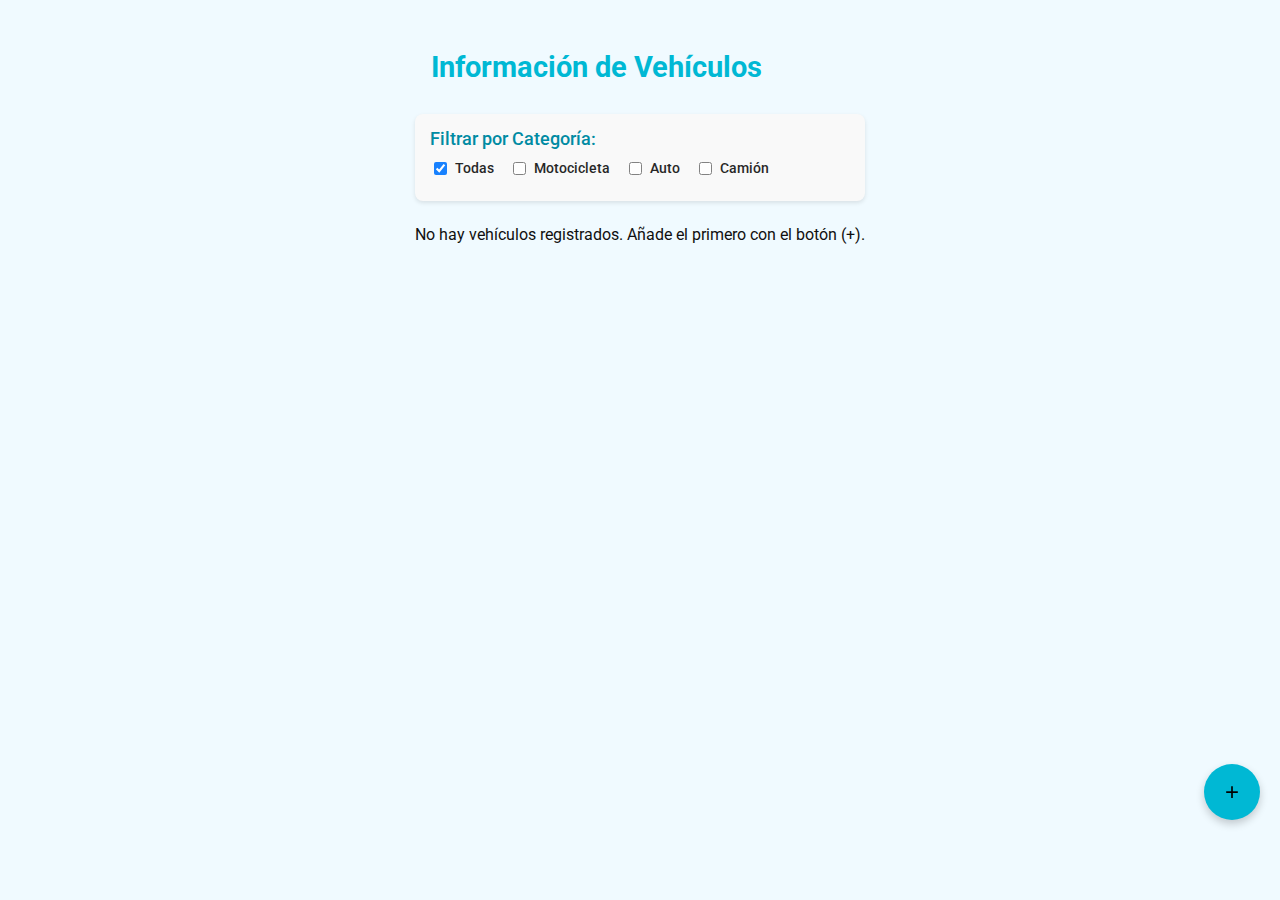
<file: moto.html>
<!DOCTYPE html>
<html lang="es">
<head>
    <meta charset="UTF-8">
    <title>Información de Vehículos</title>
    <meta name="viewport" content="width=device-width, initial-scale=1.0">
    <link rel="preconnect" href="https://fonts.googleapis.com">
    <link rel="preconnect" href="https://fonts.gstatic.com" crossorigin>
    <link href="https://fonts.googleapis.com/css2?family=Roboto:wght@400;500;700&display=swap" rel="stylesheet">
    <link href="style.css" rel="stylesheet">
</head>
<body>
    <div class="container">
        <h1>Información de Vehículos</h1>
        <div id="mensaje-error" class="mensaje error" style="display: none;"></div>
        <div id="mensaje-exito" class="mensaje exito" style="display: none;"></div>

        <div id="category-filter-container" class="filter-container">
            <h3>Filtrar por Categoría:</h3>
            <div>
                <label><input type="checkbox" name="categoryFilter" value="all" checked> Todas</label>
                <label><input type="checkbox" name="categoryFilter" value="Motocicleta"> Motocicleta</label>
                <label><input type="checkbox" name="categoryFilter" value="Auto"> Auto</label>
                <label><input type="checkbox" name="categoryFilter" value="Camión"> Camión</label>
            </div>
        </div>

        <div id="vehicle-list"> </div>

        <button id="add-vehicle" class="fab" title="Añadir Vehículo">
            <span class="fab-icon">+</span>
        </button>
    </div>

    <div id="fabActionModal" class="modal">
        <div class="modal-content">
            <div class="modal-header">
                <h2>Añadir Vehículo</h2>
                <button type="button" class="close-button" id="closeFabActionModal">&times;</button>
            </div>
            <div id="fab-action-modal-error" class="modal-error-message"></div>
            <div class="modal-actions" style="margin-top: 10px;">
                <button type="button" id="btnRegistrarNuevoVehiculo" class="modal-button">Registrar Vehículo Nuevo</button>
                <button type="button" id="btnCargarVehiculoJson" class="button secondary modal-button">Cargar desde Archivo (JSON)</button>
                <input type="file" id="uploadVehiculoJsonInput" accept=".json" style="display: none;">
            </div>
        </div>
    </div>

    <div id="editModal" class="modal">
        <div class="modal-content">
            <div class="modal-header">
                <h2 id="modal-title-vehicle">Editar Información</h2>
                <button type="button" class="close-button" id="closeEditModal">&times;</button>
            </div>
            <form id="modalForm">
                <input type="hidden" id="original-matricula-edit" value="">

                <div class="modal-form-group">
                    <label for="modal-categoria">Categoría:</label>
                    <select id="modal-categoria" required>
                        <option value="" disabled selected>Seleccione una categoría</option>
                        <option value="Motocicleta">Motocicleta</option>
                        <option value="Auto">Auto</option>
                        <option value="Camión">Camión</option>
                    </select>
                </div>

                <div class="modal-form-group">
                    <label for="modal-matricula">Matrícula:</label>
                    <input type="text" id="modal-matricula" maxlength="10" placeholder="Ej: ABC123" required>
                </div>
                <div class="modal-form-group">
                    <label for="modal-marca">Marca:</label>
                    <input type="text" id="modal-marca" placeholder="Ej: Honda, Toyota" required>
                </div>
                <div class="modal-form-group">
                    <label for="modal-modelo">Modelo:</label>
                    <input type="text" id="modal-modelo" placeholder="Ej: CBR500R, Corolla" required>
                </div>
                <div class="modal-form-group">
                    <label for="modal-anio">Año:</label>
                    <input type="number" id="modal-anio" placeholder="Año del modelo" min="1900" max="2099" inputmode="numeric">
                </div>
                <div class="modal-form-group">
                    <label for="modal-color">Color:</label>
                    <input type="text" id="modal-color" placeholder="Ej: Rojo">
                </div>
                <div class="modal-form-group">
                    <label for="modal-VIN">VIN (Opcional):</label>
                    <input type="text" id="modal-VIN" placeholder="Número de Chasis" maxlength="17">
                </div>
                <div class="modal-form-group">
                    <label for="modal-km">KM Actual (Opcional):</label>
                    <input type="number" id="modal-km" placeholder="Kilometraje actual" inputmode="numeric" min="0">
                </div>
                <button id="saveModalButton" type="submit" class="modal-button">Guardar</button>
            </form>
            <div id="modal-mensaje-error" class="modal-error-message" style="display: none; margin-top: 10px;"></div>
        </div>
    </div>

    <div id="confirmDeleteVehicleModal" class="modal">
        <div class="modal-content">
            <div class="modal-header">
                <h2>Confirmar Eliminación</h2>
                <button type="button" class="close-button" id="closeConfirmDeleteVehicleModal">&times;</button>
            </div>
            <p id="confirmDeleteVehicleMessage" style="margin: 15px 0;"></p>
            <div class="modal-actions" style="display:flex; justify-content:flex-end; gap:10px; margin-top:20px;">
                <button type="button" id="confirmDeleteVehicleNo" class="button secondary modal-button" style="width:auto; padding:10px 20px;">Cancelar</button>
                <button type="button" id="confirmDeleteVehicleYes" class="button danger modal-button" style="width:auto; padding:10px 20px;">Eliminar Vehículo</button>
            </div>
        </div>
    </div>

    <script>
    document.addEventListener('DOMContentLoaded', function() {
        console.log("Vehiculo Script (v5.0 - Categorías y Filtros) Cargado"); // MODIFICADO

        // Referencias DOM
        const vehicleListDiv = document.getElementById('vehicle-list'); // MODIFICADO
        const addVehicleButton = document.getElementById('add-vehicle'); // MODIFICADO

        // Modal de Formulario
        const formModal = document.getElementById('editModal');
        const closeFormModalButton = formModal?.querySelector('.close-button');
        const modalForm = document.getElementById('modalForm');
        const saveModalButton = document.getElementById('saveModalButton');
        const modalTitleVehicle = document.getElementById('modal-title-vehicle'); // MODIFICADO
        const modalCategoriaSelect = document.getElementById('modal-categoria'); // NUEVO
        const modalMatriculaInput = document.getElementById('modal-matricula');
        const modalMarcaInput = document.getElementById('modal-marca');
        const modalModeloInput = document.getElementById('modal-modelo');
        const modalAnioInput = document.getElementById('modal-anio');
        const modalColorInput = document.getElementById('modal-color');
        const modalVinInput = document.getElementById('modal-VIN');
        const modalKmInput = document.getElementById('modal-km');
        const modalMensajeErrorDiv = document.getElementById('modal-mensaje-error');
        const originalMatriculaInput = document.getElementById('original-matricula-edit');

        // Modal de Acción del FAB
        const fabActionModal = document.getElementById('fabActionModal');
        const closeFabActionModalButton = document.getElementById('closeFabActionModal');
        const btnRegistrarNuevoVehiculo = document.getElementById('btnRegistrarNuevoVehiculo'); // MODIFICADO
        const btnCargarVehiculoJson = document.getElementById('btnCargarVehiculoJson'); // MODIFICADO
        const uploadVehiculoJsonInput = document.getElementById('uploadVehiculoJsonInput'); // MODIFICADO
        const fabActionModalErrorDiv = document.getElementById('fab-action-modal-error');

        // Mensajes globales
        const mensajeExitoDiv = document.getElementById('mensaje-exito');
        const mensajeErrorDiv = document.getElementById('mensaje-error');

        // Modal de Confirmación de Eliminación
        const confirmDeleteVehicleModal = document.getElementById('confirmDeleteVehicleModal'); // MODIFICADO
        const confirmDeleteVehicleMessage = document.getElementById('confirmDeleteVehicleMessage'); // MODIFICADO
        const confirmDeleteVehicleYesButton = document.getElementById('confirmDeleteVehicleYes'); // MODIFICADO
        const confirmDeleteVehicleNoButton = document.getElementById('confirmDeleteVehicleNo'); // MODIFICADO
        const closeConfirmDeleteVehicleModalButton = document.getElementById('closeConfirmDeleteVehicleModal'); // MODIFICADO
        let matriculaParaEliminarContext = null;

        // Filtro de Categorías
        const categoryFilterCheckboxes = document.querySelectorAll('#category-filter-container input[name="categoryFilter"]'); // NUEVO

        const VEHICLES_DB_KEY = 'vehiclesDB'; // MODIFICADO
        const MANTENIMIENTOS_PREFIX = 'MANTENIMIENTOS_';
        const CONSUMOS_PREFIX = 'CONSUMOS_';

        // --- Funciones de Mensajes ---
        function mostrarMensaje(texto, esExito = true) {
            const el = esExito ? mensajeExitoDiv : mensajeErrorDiv;
            const otroEl = esExito ? mensajeErrorDiv : mensajeExitoDiv;
            if (el) {
                el.textContent = texto;
                el.style.display = 'block';
                el.className = esExito ? 'mensaje exito' : 'mensaje error'; // Asegura clases para styling
                if (otroEl) otroEl.style.display = 'none';
                setTimeout(() => { if (el) el.style.display = 'none'; }, 4000);
            }
        }
        function mostrarErrorEnModalForm(texto) {
            if (modalMensajeErrorDiv) {
                modalMensajeErrorDiv.textContent = texto;
                modalMensajeErrorDiv.style.display = 'block';
            }
        }
        function mostrarErrorEnFabActionModal(texto) {
            if (fabActionModalErrorDiv) {
                fabActionModalErrorDiv.textContent = texto;
                fabActionModalErrorDiv.style.display = 'block';
            }
        }

        // --- Funciones para Modales ---
        function openFormModal(matriculaOriginal = null) {
            modalForm.reset();
            if (modalMensajeErrorDiv) modalMensajeErrorDiv.style.display = 'none';

            if(originalMatriculaInput) originalMatriculaInput.value = matriculaOriginal || "";

            if (matriculaOriginal) { // Modo Editar
                modalTitleVehicle.textContent = "Editar Información de Vehículo"; // MODIFICADO
                saveModalButton.textContent = "Actualizar";
                const vehicles = obtenerVehiculos(); // MODIFICADO
                const vehiculoData = vehicles[matriculaOriginal]; // MODIFICADO
                if (vehiculoData) {
                    modalCategoriaSelect.value = vehiculoData.categoria || ''; // NUEVO
                    modalMatriculaInput.value = vehiculoData.placa || matriculaOriginal;
                    modalMatriculaInput.readOnly = false;
                    modalMarcaInput.value = vehiculoData.marca || '';
                    modalModeloInput.value = vehiculoData.modelo || '';
                    modalAnioInput.value = vehiculoData.anio || '';
                    modalColorInput.value = vehiculoData.color || '';
                    modalVinInput.value = vehiculoData.vin || '';
                    modalKmInput.value = vehiculoData.kmActual || '';
                } else {
                    mostrarMensaje(`Error: No se encontraron datos para la matrícula ${matriculaOriginal}.`, false);
                    return;
                }
            } else { // Modo Añadir
                modalTitleVehicle.textContent = "Añadir Nuevo Vehículo"; // MODIFICADO
                saveModalButton.textContent = "Guardar";
                modalMatriculaInput.readOnly = false;
                modalCategoriaSelect.value = ""; // NUEVO: Resetear categoría
                if(originalMatriculaInput) originalMatriculaInput.value = "";
            }
            if(formModal) formModal.style.display = 'block';
        }
        function closeFormModal() {
            if (formModal) formModal.style.display = 'none';
        }

        function openFabActionModal() {
            if(fabActionModalErrorDiv) fabActionModalErrorDiv.style.display = 'none';
            if(fabActionModal) fabActionModal.style.display = 'block';
        }
        function closeFabActionModal() {
            if(fabActionModal) fabActionModal.style.display = 'none';
        }

        function openConfirmDeleteVehicleModal(matricula) { // MODIFICADO
            matriculaParaEliminarContext = matricula;
            if(confirmDeleteVehicleMessage) confirmDeleteVehicleMessage.textContent = `¿Está seguro de eliminar el vehículo ${matricula} y todos sus datos asociados (mantenimientos, consumos)? Esta acción no es recuperable.`; // MODIFICADO
            if(confirmDeleteVehicleModal) confirmDeleteVehicleModal.style.display = 'block'; // MODIFICADO
        }
        function closeConfirmDeleteVehicleModal() { // MODIFICADO
            if(confirmDeleteVehicleModal) confirmDeleteVehicleModal.style.display = 'none'; // MODIFICADO
            matriculaParaEliminarContext = null;
        }

        // --- Funciones de Datos ---
        function obtenerVehiculos() { // MODIFICADO
            try { const d = localStorage.getItem(VEHICLES_DB_KEY); return d ? JSON.parse(d) : {}; } // MODIFICADO
            catch (e) { console.error("Error al obtener vehículos:", e); return {}; } // MODIFICADO
        }
        function guardarVehiculos(vehiculos) { // MODIFICADO
            try { localStorage.setItem(VEHICLES_DB_KEY, JSON.stringify(vehiculos)); } // MODIFICADO
            catch (e) { console.error("Error al guardar vehículos:", e); mostrarMensaje("Error al guardar datos de vehículos.", false); } // MODIFICADO
        }

        // --- Renderizar Lista de Vehículos --- // MODIFICADO
        function renderVehicleList() { // MODIFICADO
            if (!vehicleListDiv) return; // MODIFICADO
            vehicleListDiv.innerHTML = ''; // MODIFICADO

            const allVehicles = obtenerVehiculos(); // MODIFICADO

            // NUEVO: Lógica de filtro
            const activeFilters = [];
            const allCheckbox = document.querySelector('#category-filter-container input[value="all"]');

            if (allCheckbox.checked) {
                categoryFilterCheckboxes.forEach(cb => {
                    if (cb.value !== 'all') cb.checked = false;
                });
            }

            categoryFilterCheckboxes.forEach(checkbox => {
                if (checkbox.checked) {
                    activeFilters.push(checkbox.value);
                }
            });

            let filteredVehicles = {}; // MODIFICADO
            if (activeFilters.includes("all") || activeFilters.length === 0) {
                filteredVehicles = allVehicles;
            } else {
                for (const matricula in allVehicles) {
                    if (activeFilters.includes(allVehicles[matricula].categoria)) {
                        filteredVehicles[matricula] = allVehicles[matricula];
                    }
                }
            }

            const keys = Object.keys(filteredVehicles).sort(); // MODIFICADO

            if (keys.length === 0) {
                if (Object.keys(allVehicles).length === 0) { // Si no hay vehículos en total
                     vehicleListDiv.innerHTML = '<p style="text-align:center;">No hay vehículos registrados. Añade el primero con el botón (+).</p>'; // MODIFICADO
                } else { // Si hay vehículos pero ninguno coincide con el filtro
                     vehicleListDiv.innerHTML = '<p style="text-align:center;">No hay vehículos que coincidan con los filtros seleccionados.</p>';
                }
                return;
            }

            keys.forEach(matricula => {
                const vehiculo = filteredVehicles[matricula]; // MODIFICADO
                const card = document.createElement('div');
                card.className = 'vehicle-item card'; // MODIFICADO
                card.innerHTML = `
                    <div class="card-header">
                        <h2>${vehiculo.marca || 'N/A'} ${vehiculo.modelo || ''}</h2>
                        <span class="vehicle-category">${vehiculo.categoria || 'Sin Categoría'}</span>
                    </div>
                    <p><strong>Matrícula:</strong> ${vehiculo.placa || matricula}</p>
                    <p><strong>Año:</strong> ${vehiculo.anio || 'N/A'}</p>
                    <p><strong>KM Actual:</strong> ${vehiculo.kmActual ? parseFloat(vehiculo.kmActual).toLocaleString('es-CR') + ' km' : 'N/A'}</p>
                    <div class="card-actions">
                        <button type="button" class="edit-vehicle-btn icon-button" data-matricula="${matricula}" title="Editar Vehículo">✏️</button>
                        <a href="mantenimiento.html?matricula=${matricula}" class="maint-link icon-button" title="Ver Mantenimientos">🔩</a>
                        <a href="consumo.html?matricula=${matricula}" class="consumo-link icon-button" title="Ver Consumos">⛽</a>
                        <button type="button" class="delete-vehicle-btn icon-button" data-matricula="${matricula}" title="Eliminar Vehículo">❌</button>
                    </div>
                `;
                card.addEventListener('click', (e) => {
                    if (!e.target.closest('.icon-button')) {
                        window.location.href = `mantenimiento.html?matricula=${matricula}`;
                    }
                });
                card.querySelector('.edit-vehicle-btn').addEventListener('click', (e) => { e.stopPropagation(); openFormModal(matricula); }); // MODIFICADO
                card.querySelector('.delete-vehicle-btn').addEventListener('click', (e) => { e.stopPropagation(); openConfirmDeleteVehicleModal(matricula); }); // MODIFICADO
                vehicleListDiv.appendChild(card); // MODIFICADO
            });
        }

        // --- Procesar Formulario de Añadir/Editar Vehículo --- // MODIFICADO
        if (modalForm) {
            modalForm.addEventListener('submit', function(event) {
                event.preventDefault();
                const categoria = modalCategoriaSelect.value; // NUEVO
                const matriculaActual = modalMatriculaInput.value.trim().toUpperCase();
                const marca = modalMarcaInput.value.trim();
                const modelo = modalModeloInput.value.trim();
                const anio = modalAnioInput.value.trim();
                const color = modalColorInput.value.trim();
                const vin = modalVinInput.value.trim().toUpperCase();
                const kmActual = modalKmInput.value.trim();
                const matriculaOriginal = originalMatriculaInput.value;

                if (!categoria) { // NUEVO: Validar categoría
                    mostrarErrorEnModalForm("La Categoría es obligatoria."); return;
                }
                if (!matriculaActual || !marca || !modelo) {
                    mostrarErrorEnModalForm("Matrícula, Marca y Modelo son obligatorios."); return;
                }
                if (vin && vin.length !== 17) {
                    mostrarErrorEnModalForm("El VIN debe tener 17 caracteres si se ingresa."); return;
                }
                if (anio && (isNaN(parseInt(anio)) || anio.length !== 4 || parseInt(anio) < 1900 || parseInt(anio) > 2099) ) {
                    mostrarErrorEnModalForm("Año debe ser un número válido de 4 dígitos (ej: 2023)."); return;
                }
                if (kmActual && (isNaN(parseFloat(kmActual)) || parseFloat(kmActual) < 0)) {
                    mostrarErrorEnModalForm("KM Actual debe ser un número positivo si se ingresa."); return;
                }

                let vehicles = obtenerVehiculos(); // MODIFICADO
                let mensajeExito = "";

                if (matriculaActual !== matriculaOriginal && vehicles[matriculaActual]) {
                    mostrarErrorEnModalForm(`La matrícula "${matriculaActual}" ya está registrada para otro vehículo.`); return; // MODIFICADO
                }

                const vehiculoData = { // MODIFICADO
                    placa: matriculaActual, categoria, marca, modelo, // NUEVO: categoria
                    anio: anio || null, color: color || null, vin: vin || null,
                    kmActual: kmActual ? parseFloat(kmActual) : null
                };

                if (matriculaOriginal && matriculaOriginal !== matriculaActual) {
                    delete vehicles[matriculaOriginal]; // MODIFICADO
                    localStorage.removeItem(`${MANTENIMIENTOS_PREFIX}${matriculaOriginal}`);
                    localStorage.removeItem(`${CONSUMOS_PREFIX}${matriculaOriginal}`);
                    // Mover datos de mantenimiento y consumo si es necesario
                    const mantenimientosAntiguos = JSON.parse(localStorage.getItem(`${MANTENIMIENTOS_PREFIX}${matriculaOriginal}`)) || [];
                    const consumosAntiguos = JSON.parse(localStorage.getItem(`${CONSUMOS_PREFIX}${matriculaOriginal}`)) || [];
                    localStorage.setItem(`${MANTENIMIENTOS_PREFIX}${matriculaActual}`, JSON.stringify(mantenimientosAntiguos));
                    localStorage.setItem(`${CONSUMOS_PREFIX}${matriculaActual}`, JSON.stringify(consumosAntiguos));

                    mensajeExito = `Vehículo actualizado: Matrícula cambiada de ${matriculaOriginal} a ${matriculaActual}.`; // MODIFICADO
                } else if (matriculaOriginal) {
                    mensajeExito = `Vehículo ${matriculaActual} actualizado correctamente.`; // MODIFICADO
                } else {
                    mensajeExito = `Vehículo ${matriculaActual} registrado exitosamente.`; // MODIFICADO
                    localStorage.setItem(`${MANTENIMIENTOS_PREFIX}${matriculaActual}`, JSON.stringify([]));
                    localStorage.setItem(`${CONSUMOS_PREFIX}${matriculaActual}`, JSON.stringify([]));
                }

                vehicles[matriculaActual] = vehiculoData; // MODIFICADO
                guardarVehiculos(vehicles); // MODIFICADO
                mostrarMensaje(mensajeExito, true);
                closeFormModal();
                renderVehicleList(); // MODIFICADO
            });
        }

        // --- Lógica para Cargar Vehículo desde JSON --- // MODIFICADO
        if(btnCargarVehiculoJson) { // MODIFICADO
            btnCargarVehiculoJson.addEventListener('click', () => { // MODIFICADO
                if (fabActionModalErrorDiv) fabActionModalErrorDiv.style.display = 'none';
                uploadVehiculoJsonInput.click(); // MODIFICADO
            });
        }
        if(uploadVehiculoJsonInput) { // MODIFICADO
            uploadVehiculoJsonInput.addEventListener('change', (event) => { // MODIFICADO
                const file = event.target.files[0];
                if (!file) { uploadVehiculoJsonInput.value = ''; return; } // MODIFICADO

                const reader = new FileReader();
                reader.onload = (e) => {
                    try {
                        const jsonData = JSON.parse(e.target.result);
                        if (fabActionModalErrorDiv) fabActionModalErrorDiv.style.display = 'none';

                        // MODIFICADO: jsonData.vehicleInfo y validación de categoría
                        if (!jsonData.matricula || !jsonData.vehicleInfo || !jsonData.vehicleInfo.categoria || !Array.isArray(jsonData.mantenimientos)) {
                            mostrarErrorEnFabActionModal("El archivo JSON no tiene la estructura esperada (falta matricula, vehicleInfo con categoria, o mantenimientos).");
                            return;
                        }
                        const matriculaDesdeJson = jsonData.matricula.toUpperCase().trim();
                        if (!matriculaDesdeJson) {
                            mostrarErrorEnFabActionModal("La matrícula en el archivo JSON no puede estar vacía.");
                            return;
                        }

                        let vehicles = obtenerVehiculos(); // MODIFICADO
                        if (vehicles[matriculaDesdeJson]) {
                            mostrarErrorEnFabActionModal(`La matrícula "${matriculaDesdeJson}" del archivo JSON ya existe. No se puede cargar.`);
                            return;
                        }

                        vehicles[matriculaDesdeJson] = jsonData.vehicleInfo; // MODIFICADO
                        vehicles[matriculaDesdeJson].placa = matriculaDesdeJson;
                        guardarVehiculos(vehicles); // MODIFICADO

                        localStorage.setItem(`${MANTENIMIENTOS_PREFIX}${matriculaDesdeJson}`, JSON.stringify(jsonData.mantenimientos || []));

                        if (Array.isArray(jsonData.consumos)) {
                            localStorage.setItem(`${CONSUMOS_PREFIX}${matriculaDesdeJson}`, JSON.stringify(jsonData.consumos));
                        } else {
                            localStorage.setItem(`${CONSUMOS_PREFIX}${matriculaDesdeJson}`, JSON.stringify([]));
                        }

                        mostrarMensaje(`Vehículo "${matriculaDesdeJson}" y sus datos cargados exitosamente desde JSON.`, true); // MODIFICADO
                        closeFabActionModal();
                        renderVehicleList(); // MODIFICADO

                    } catch (error) {
                        console.error("Error al procesar archivo JSON:", error);
                        mostrarErrorEnFabActionModal("Error al leer el archivo JSON. Formato incorrecto.");
                    } finally {
                        uploadVehiculoJsonInput.value = ''; // MODIFICADO
                    }
                };
                reader.onerror = () => {
                    mostrarErrorEnFabActionModal("No se pudo leer el archivo seleccionado.");
                    uploadVehiculoJsonInput.value = ''; // MODIFICADO
                };
                reader.readAsText(file);
            });
        }

        // --- Lógica para Eliminar Vehículo --- // MODIFICADO
        if(confirmDeleteVehicleYesButton) confirmDeleteVehicleYesButton.addEventListener('click', () => { // MODIFICADO
            if (matriculaParaEliminarContext) {
                let vehicles = obtenerVehiculos(); // MODIFICADO
                delete vehicles[matriculaParaEliminarContext]; // MODIFICADO
                guardarVehiculos(vehicles); // MODIFICADO
                localStorage.removeItem(`${MANTENIMIENTOS_PREFIX}${matriculaParaEliminarContext}`);
                localStorage.removeItem(`${CONSUMOS_PREFIX}${matriculaParaEliminarContext}`);
                mostrarMensaje(`Vehículo ${matriculaParaEliminarContext} y todos sus datos han sido eliminados.`, true); // MODIFICADO
                renderVehicleList(); // MODIFICADO
            }
            closeConfirmDeleteVehicleModal(); // MODIFICADO
        });
        if(confirmDeleteVehicleNoButton) confirmDeleteVehicleNoButton.addEventListener('click', closeConfirmDeleteVehicleModal); // MODIFICADO
        if(closeConfirmDeleteVehicleModalButton) closeConfirmDeleteVehicleModalButton.addEventListener('click', closeConfirmDeleteVehicleModal); // MODIFICADO


        // --- Event Listeners para abrir/cerrar Modales ---
        if (addVehicleButton) { // MODIFICADO
            addVehicleButton.addEventListener('click', openFabActionModal); // MODIFICADO
        }
        if (closeFabActionModalButton) {
            closeFabActionModalButton.addEventListener('click', closeFabActionModal);
        }
        if (btnRegistrarNuevoVehiculo) { // MODIFICADO
            btnRegistrarNuevoVehiculo.addEventListener('click', () => { // MODIFICADO
                closeFabActionModal();
                openFormModal();
            });
        }
        if (closeFormModalButton) {
            closeFormModalButton.addEventListener('click', closeFormModal);
        }

        // NUEVO: Event Listeners para el filtro de categorías
        categoryFilterCheckboxes.forEach(checkbox => {
            checkbox.addEventListener('change', () => {
                if (checkbox.value === 'all' && checkbox.checked) {
                    // Si "Todas" se marca, desmarcar las otras
                    categoryFilterCheckboxes.forEach(cb => {
                        if (cb !== checkbox) cb.checked = false;
                    });
                } else if (checkbox.value !== 'all' && checkbox.checked) {
                    // Si se marca una específica, desmarcar "Todas"
                    const allCb = document.querySelector('#category-filter-container input[value="all"]');
                    if (allCb) allCb.checked = false;
                }

                // Validar que si ninguna está marcada, se marque "Todas"
                let anyChecked = false;
                categoryFilterCheckboxes.forEach(cb => {
                    if (cb.checked) anyChecked = true;
                });
                if (!anyChecked) {
                    const allCb = document.querySelector('#category-filter-container input[value="all"]');
                    if (allCb) allCb.checked = true;
                }
                renderVehicleList();
            });
        });

        window.addEventListener('click', (event) => {
            if (event.target === fabActionModal) closeFabActionModal();
            if (event.target === formModal) closeFormModal();
            if (event.target === confirmDeleteVehicleModal) closeConfirmDeleteVehicleModal(); // MODIFICADO
        });

        // Carga Inicial
        renderVehicleList(); // MODIFICADO
        console.log("Vehiculo Script (v5.0) Inicializado."); // MODIFICADO
    });
    </script>
</body>
</html>
</file>
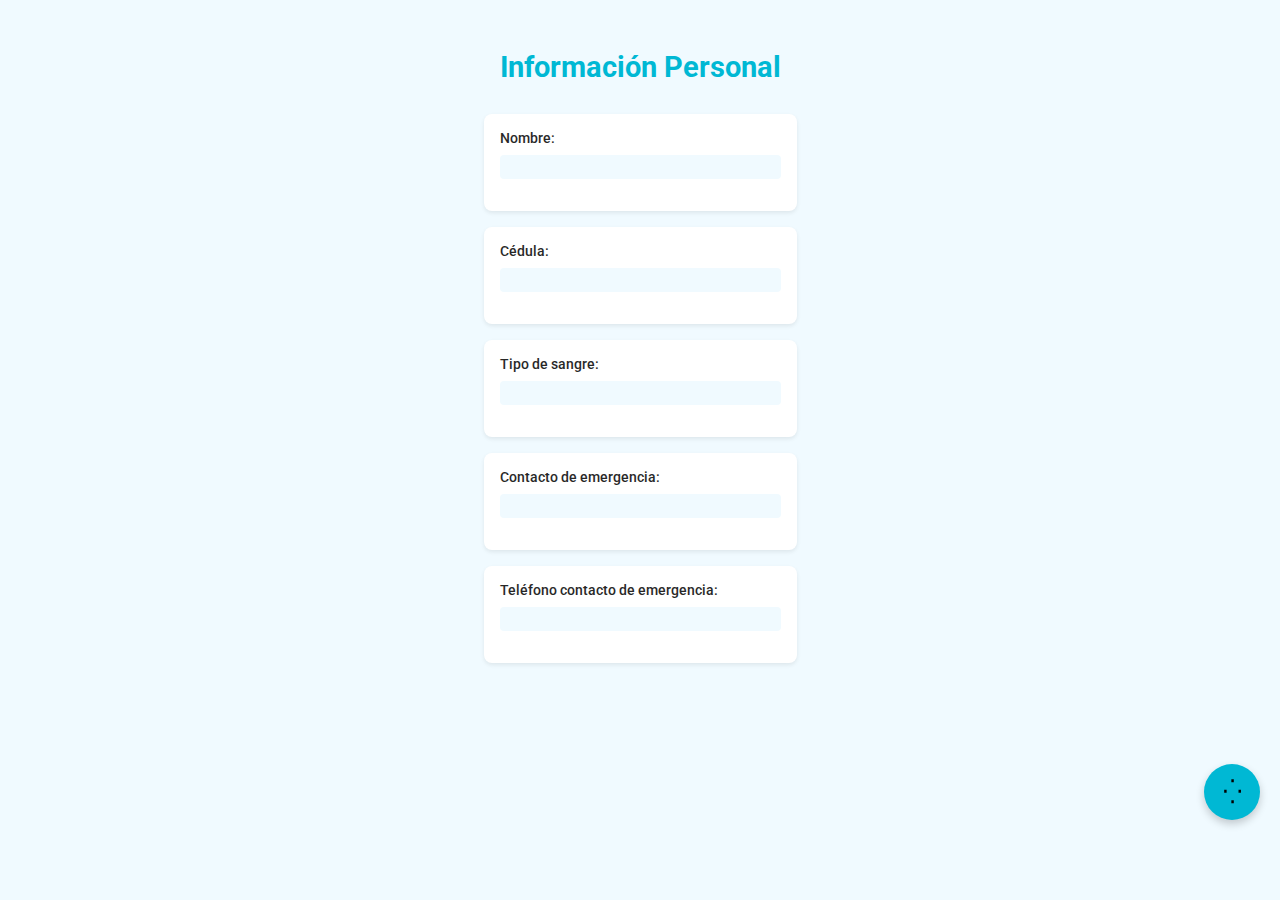
<file: personal.html>
<!DOCTYPE html>
<html lang="es">
<head>
    <meta charset="UTF-8">
    <title>Información Personal</title>
    <meta name="viewport" content="width=device-width, initial-scale=1.0">
    <link rel="preconnect" href="https://fonts.googleapis.com">
    <link rel="preconnect" href="https://fonts.gstatic.com" crossorigin>
    <link href="https://fonts.googleapis.com/css2?family=Roboto:wght@400;500;700&display=swap" rel="stylesheet">
    <link href="style.css" rel="stylesheet">
</head>
<body>
    <div class="container">
        <h1>Información Personal </h1>

        <form id="miFormulario">
            <div class="card">
                <div class="input-group">
                    <label for="nombre">Nombre:</label>
                    <div class="input-row">
                        <span id="nombre-label" class="info-label"></span>
                    </div>
                </div>
            </div>
            <div class="card">
                <div class="input-group">
                    <label for="cedula">Cédula:</label>
                    <div class="input-row">
                        <span id="cedula-label" class="info-label"></span>
                    </div>
                </div>
            </div>
            <div class="card">
                <div class="input-group">
                    <label for="sangre">Tipo de sangre:</label>
                    <div class="input-row">
                        <span id="sangre-label" class="info-label"></span>
                    </div>
                </div>
            </div>
            <div class="card">
                <div class="input-group">
                    <label for="contacto">Contacto de emergencia:</label>
                    <div class="input-row">
                        <span id="contacto-label" class="info-label"></span>
                    </div>
                </div>
            </div>
            <div class="card">
                <div class="input-group">
                    <label for="telefono">Teléfono contacto de emergencia:</label>
                    <div class="input-row">
                        <span id="telefono-label" class="info-label"></span>
                    </div>
                </div>
            </div>
        </form>

        <div id="mensaje-error" class="mensaje error"></div>
        <div id="mensaje-exito" class="mensaje exito"></div>
    </div>
    <button id="add-motorcycle" class="fab">
        <span class="fab-icon">⁛</span>
    </button>

    <div id="editModal" class="modal">
        <div class="modal-content">
            <div class="modal-header">
                <h2>Editar Información</h2>
                <button id="closeModal" class="close-button">×</button>
            </div>
            <form id="modalForm">
                <div class="modal-form-group">
                    <label for="modal-nombre">Nombre:</label>
                    <input type="text" id="modal-nombre" name="nombre" placeholder="Ingrese su nombre" required>
                </div>
                <div class="modal-form-group">
                    <label for="modal-cedula">Cédula:</label>
                    <input type="number" id="modal-cedula" name="cedula" placeholder="Ingrese su cédula" required>
                </div>
                <div class="modal-form-group">
                    <label for="modal-sangre">Tipo de sangre:</label>
                    <select id="modal-sangre" name="sangre" required>
                        <option value="">Seleccione...</option>
                        <option value="O+">O+</option>
                        <option value="O-">O-</option>
                        <option value="A+">A+</option>
                        <option value="A-">A-</option>
                        <option value="B+">B+</option>
                        <option value="B-">B-</option>
                        <option value="AB+">AB+</option>
                        <option value="AB-">AB-</option>
                    </select>
                </div>
                <div class="modal-form-group">
                    <label for="modal-contacto">Contacto de emergencia:</label>
                    <input type="text" id="modal-contacto" name="contacto" placeholder="Ingrese contacto de emergencia" required>
                </div>
                <div class="modal-form-group">
                    <label for="modal-telefono">Teléfono contacto de emergencia:</label>
                    <input type="tel" id="modal-telefono" name="telefono" placeholder="Ingrese teléfono de emergencia" required>
                </div>
                <button type="submit" class="modal-button">Guardar</button>
            </form>
            <div id="modal-mensaje-error" class="modal-error-message" style="display: none; color: red; margin-top: 10px;"></div>
        </div>
    </div>

  <script>
           const formulario = document.getElementById("miFormulario");
        const nombreLabel = document.getElementById("nombre-label");
        const cedulaLabel = document.getElementById("cedula-label");
        const sangreLabel = document.getElementById("sangre-label");
        const contactoLabel = document.getElementById("contacto-label");
        const telefonoLabel = document.getElementById("telefono-label");
        const mensajeError = document.getElementById("mensaje-error");
        const mensajeExito = document.getElementById("mensaje-exito");
        const editButton = document.querySelector('.fab'); // Selector para un solo botón
        const editModal = document.getElementById('editModal');
        const closeModal = document.getElementById('closeModal');
        const modalForm = document.getElementById('modalForm');
        const modalNombreInput = document.getElementById('modal-nombre');
        const modalCedulaInput = document.getElementById('modal-cedula');
        const modalSangreInput = document.getElementById('modal-sangre');
        const modalContactoInput = document.getElementById('modal-contacto');
        const modalTelefonoInput = document.getElementById('modal-telefono');
        const modalMensajeError = document.getElementById('modal-mensaje-error');

        function mostrarMensaje(mensaje, tipo = 'error') {
            const mensajeElemento = tipo === 'error' ? mensajeError : mensajeExito;
            mensajeElemento.textContent = mensaje;
            mensajeElemento.style.display = "block";
            mensajeElemento.className = `mensaje ${tipo}`; // Add class for styling
            setTimeout(() => {
                mensajeElemento.style.display = "none";
            }, 3000);
        }

        function validarFormulario() {
            if (!modalNombreInput.value.trim()) {
                modalMensajeError.textContent = "Por favor, ingrese su nombre.";
                modalMensajeError.style.display = "block";
                modalNombreInput.focus();
                return false;
            }
            if (!modalCedulaInput.value.trim()) {
                modalMensajeError.textContent = "Por favor, ingrese su cédula.";
                modalMensajeError.style.display = "block";
                modalCedulaInput.focus();
                return false;
            }
            if (!modalSangreInput.value) { // Select element, check for value not trim
                modalMensajeError.textContent = "Por favor, ingrese su tipo de sangre.";
                modalMensajeError.style.display = "block";
                modalSangreInput.focus();
                return false;
            }
            if (!modalContactoInput.value.trim()) {
                modalMensajeError.textContent = "Por favor, ingrese un contacto de emergencia.";
                modalMensajeError.style.display = "block";
                modalContactoInput.focus();
                return false;
            }
            if (!modalTelefonoInput.value.trim()) {
                modalMensajeError.textContent = "Por favor, ingrese el teléfono de emergencia.";
                modalMensajeError.style.display = "block";
                modalTelefonoInput.focus();
                return false;
            }
            if (isNaN(modalCedulaInput.value)) {
                modalMensajeError.textContent = "La cédula debe ser un número.";
                modalMensajeError.style.display = "block";
                modalCedulaInput.focus();
                return false;
            }
            if (isNaN(modalTelefonoInput.value)) {
                modalMensajeError.textContent = "El teléfono debe ser un número.";
                modalMensajeError.style.display = "block";
                modalTelefonoInput.focus();
                return false;
            }
            modalMensajeError.style.display = "none";
            return true;
        }

        function guardarDatos() {
            if (validarFormulario()) {
                const nombre = modalNombreInput.value;
                const cedula = modalCedulaInput.value;
                const sangre = modalSangreInput.value;
                const contacto = modalContactoInput.value;
                const telefono = modalTelefonoInput.value;

                localStorage.setItem("nombre", nombre);
                localStorage.setItem("cedula", cedula);
                localStorage.setItem("sangre", sangre);
                localStorage.setItem("contacto", contacto);
                localStorage.setItem("telefono", telefono);

                nombreLabel.textContent = nombre;
                cedulaLabel.textContent = cedula;
                sangreLabel.textContent = sangre;
                contactoLabel.textContent = contacto;
                telefonoLabel.textContent = telefono;

                mostrarMensaje("Datos guardados exitosamente.", "exito");
                editModal.style.display = "none";
            }
        }

        function cargarDatos() {
            nombreLabel.textContent = localStorage.getItem("nombre") || "";
            cedulaLabel.textContent = localStorage.getItem("cedula") || "";
            sangreLabel.textContent = localStorage.getItem("sangre") || "";
            contactoLabel.textContent = localStorage.getItem("contacto") || "";
            telefonoLabel.textContent = localStorage.getItem("telefono") || "";
        }

        function abrirModal() { // Sin parámetro campo
            editModal.style.display = "block";

            modalNombreInput.value = nombreLabel.textContent;
            modalCedulaInput.value = cedulaLabel.textContent;
            modalSangreInput.value = sangreLabel.textContent;
            modalContactoInput.value = contactoLabel.textContent;
            modalTelefonoInput.value = telefonoLabel.textContent;
        }


        window.onload = function() {
            cargarDatos();

            editButton.addEventListener('click', function() { // Event listener para el botón general
                abrirModal();
            });

            closeModal.addEventListener('click', function() {
                editModal.style.display = "none";
            });

            window.addEventListener('click', function(event) {
                if (event.target === editModal) {
                    editModal.style.display = "none";
                }
            });

            modalForm.addEventListener('submit', function(event) {
                event.preventDefault();
                guardarDatos();
            });
        };

  </script>
</body>
</html>
</file>
<file: style.css>
/* === Variables de Color === */
:root {
    --color-background-light: #F0FAFF;           /* Azul cielo muy claro */
    --color-text-on-light: #101010;              /* Casi negro */
    --color-primary-accent: #00B8D4;             /* Cian profundo brillante */
    --color-primary-accent-hover: #008BA3;       /* Cian oscuro */
    --color-secondary-accent: #FF6D00;           /* Naranja neón eléctrico */
    --color-card-background: #FFFFFF;            /* Blanco puro */
    --color-border: #CFEFFF;                     /* Azul muy pálido */
    --color-text-on-accent: #000000;             /* Negro */
    --color-error: #D50000;                      /* Rojo neón oscuro */
    --color-error-background: #FFEBEE;           /* Rosa claro */
    --color-error-text: #B71C1C;                 /* Rojo sangre */
    --color-success: #00E5FF;                    /* Azul neón brillante */
    --color-success-background: #E0F7FA;         /* Azul muy claro */
    --color-success-text: #006064;               /* Azul petróleo */
    --color-disabled: #BBBBBB;                   /* Gris claro */
    --color-disabled-text: #555555;              /* Gris oscuro */
    --font-main: 'Roboto', sans-serif;
}

/* === Estilos Generales === */
body {
    font-family: var(--font-main);
    margin: 0;
    padding: 0;
    background-color: var(--color-background-light);
    color: var(--color-text-on-light);
    position: relative;
    min-height: 100vh;
    padding-bottom: 70px; /* Espacio para .bottom-bar */
    box-sizing: border-box;
    display: flex;
    flex-direction: column;
}

.container, .course-container {
    max-width: 700px;
    margin: 20px auto;
    padding: 0 16px;
    background-color: transparent;
    flex-grow: 1;
    box-sizing: border-box;
}

.course-container {
    padding: 20px;
    background-color: var(--color-card-background);
    border-radius: 8px;
    box-shadow: 0 2px 10px rgba(0, 0, 0, 0.1);
}

/* === Tipografía === */
h1 {
    text-align: center;
    color: var(--color-primary-accent);
    margin-top: 20px;
    margin-bottom: 20px;
    padding: 10px 16px;
    background-color: transparent;
    font-size: 1.8em;
    font-weight: 700;
    display: flex;
    justify-content: space-between;
    align-items: center;
    overflow-wrap: break-word; /* Ayuda a prevenir desbordamiento por texto largo */
}

h1 small { /* Estilo general para small dentro de h1 */
    display: block;
    font-size: 0.7em;
    color: var(--color-text-on-light);
    opacity: 0.8;
    font-weight: 400;
    margin-top: 5px;
}

h1#main-title small { /* Estilo específico para small dentro de #main-title */
    font-size: 0.65em;
    opacity: 0.85;
}

h2 {
    color: var(--color-text-on-light);
    margin-top: 20px;
    margin-bottom: 15px;
    font-size: 1.5em;
    padding-bottom: 8px;
    border-bottom: 1px solid var(--color-border);
    font-weight: 500;
    overflow-wrap: break-word; /* Ayuda a prevenir desbordamiento por texto largo */
}

.motorcycle-item h2, .modal-header h2 {
    color: var(--color-primary-accent);
    margin-top: 0;
    margin-bottom: 10px;
    font-size: 1.3em;
    border-bottom: none;
    padding-bottom: 0;
}
.modal-header h2 {
    font-size: 1.4em;
    margin-bottom: 15px;
}


h3 {
    color: var(--color-primary-accent-hover);
    margin-top: 20px;
    margin-bottom: 10px;
    font-size: 1.1em;
    font-weight: 500;
    overflow-wrap: break-word; /* Ayuda a prevenir desbordamiento por texto largo */
}

p {
    line-height: 1.7;
    margin-bottom: 12px;
    color: var(--color-text-on-light);
    font-size: 1em;
    overflow-wrap: break-word; /* Ayuda a prevenir desbordamiento por texto largo */
}

ul, ol {
    list-style-position: outside;
    margin-left: 20px;
    padding-left: 10px;
    margin-bottom: 15px;
}

ul ul, ol ol, ul ol, ol ul {
    margin-left: 15px;
    margin-top: 5px;
    margin-bottom: 10px;
}

li {
    margin-bottom: 10px;
    color: var(--color-text-on-light);
}

strong {
    color: var(--color-primary-accent);
    font-weight: 500;
}

.subsection-title {
    font-weight: 500;
    margin-top: 20px;
    color: var(--color-primary-accent-hover);
    display: block;
    margin-bottom: 8px;
}

/* === Formularios === */
.form-group, .modal-form-group, .input-group {
    margin-bottom: 16px;
    display: flex;
    flex-direction: column;
    width: 100%;
}

label {
    display: block;
    margin-bottom: 8px;
    color: var(--color-text-on-light);
    opacity: 0.9;
    font-weight: 500;
    font-size: 0.9em;
}

input[type="text"],
input[type="number"],
input[type="tel"],
input[type="file"],
input[type="date"],
select,
.info-label {
    width: 100%;
    padding: 12px 16px;
    margin: 0;
    border: 1px solid var(--color-border);
    border-radius: 4px;
    box-sizing: border-box;
    transition: border-color 0.3s ease, box-shadow 0.3s ease;
    font-size: 1em;
    background-color: var(--color-card-background);
    color: var(--color-text-on-light);
}

.info-label {
    background-color: var(--color-background-light);
    border: none;
}

input[type="text"]:focus,
input[type="number"]:focus,
input[type="tel"]:focus,
input[type="file"]:focus,
input[type="date"]:focus,
select:focus {
    outline: none;
    border-color: var(--color-primary-accent);
    box-shadow: 0 0 5px rgba(251, 133, 0, 0.3);
}

select {
    appearance: none;
    background-image: url("data:image/svg+xml,%3Csvg xmlns='http://www.w3.org/2000/svg' viewBox='0 0 24 24' fill='%23023047'%3E%3Cpath d='M7 10l5 5 5-5z'/%3E%3C/svg%3E");
    background-repeat: no-repeat;
    background-position: right 10px center;
    background-size: 24px;
}

.input-row {
    display: flex;
    align-items: center;
    width: 100%;
}

/* === Botones === */
.edit-button, .maintenance-button, .delete-button, .modal-button, .nav-button, #fabActionModal .modal-actions .button {
    padding: 10px 16px;
    margin: 5px;
    border-radius: 4px;
    cursor: pointer;
    transition: background-color 0.3s ease, color 0.3s ease, box-shadow 0.3s ease, border-color 0.3s ease;
    font-size: 0.95em;
    text-decoration: none;
    text-align: center;
    box-sizing: border-box;
    font-weight: 500;
    border: 1px solid transparent;
}
#fabActionModal .modal-actions .button {
    padding: 12px 15px;
    font-size: 1em;
    width: 100%;
}

.modal-button, .nav-button, .form-consumo button {
    background-color: var(--color-primary-accent);
    border-color: var(--color-primary-accent);
    color: var(--color-text-on-accent);
    width: 100%;
    box-shadow: 0 2px 5px rgba(0, 0, 0, 0.1);
}
.modal-button:hover, .nav-button:hover, .form-consumo button:hover {
    background-color: var(--color-primary-accent-hover);
    border-color: var(--color-primary-accent-hover);
    color: var(--color-text-on-accent);
    box-shadow: 0 3px 7px rgba(0, 0, 0, 0.2);
}
.nav-button { width: auto; }
.form-consumo button {
    padding: 12px 15px;
    font-size: 1em;
    border: none;
    height: fit-content;
    margin-top:10px;
}

.edit-button, .maintenance-button {
    background-color: transparent;
    border: 1px solid var(--color-primary-accent);
    color: var(--color-primary-accent);
}
.edit-button:hover, .maintenance-button:hover {
    background-color: var(--color-primary-accent);
    color: var(--color-text-on-accent);
    border-color: var(--color-primary-accent);
}

.delete-button {
    background-color: transparent;
    border: 1px solid var(--color-error);
    color: var(--color-error);
}
.delete-button:hover {
    background-color: var(--color-error);
    color: var(--color-text-on-accent);
    border-color: var(--color-error);
}

.button.secondary {
    background-color: #e0e0e0;
    color: #333;
    border: 1px solid #ccc;
}
.button.secondary:hover { background-color: #d5d5d5; }

.modal-button.secondary {
    background-color: #6c757d;
    color: white;
    border: 1px solid #6c757d;
}
.modal-button.secondary:hover {
    background-color: #5a6268;
    border-color: #5a6268;
}

.modal-button.danger {
    background-color: var(--color-error);
    color: white;
    border: 1px solid var(--color-error);
}
.modal-button.danger:hover {
    background-color: #c82333;
    border-color: #c82333;
}

.nav-button:disabled {
    background-color: var(--color-disabled);
    border-color: var(--color-disabled);
    color: var(--color-disabled-text);
    cursor: not-allowed;
    box-shadow: none;
}

/* === Mensajes de Estado === */
#mensaje-error, #mensaje-exito, #modal-mensaje-error, #fab-action-modal-error {
    padding: 12px 16px;
    margin: 16px 0;
    border-radius: 4px;
    font-size: 0.9em;
    display: none;
    text-align: center;
    border: 1px solid transparent;
}

#mensaje-error, #modal-mensaje-error, #fab-action-modal-error {
    background-color: var(--color-error-background);
    color: var(--color-error-text);
    border-color: var(--color-error);
}

#fab-action-modal-error {
    padding: 10px;
    margin-top: 15px;
    margin-bottom: 0;
}

#modal-mensaje-error {
    margin-top: 10px;
}

#mensaje-exito {
    background-color: var(--color-success-background);
    color: var(--color-success-text);
    border-color: var(--color-success);
}

/* === Tarjetas (Cards) === */
.card, .motorcycle-item {
    background-color: var(--color-card-background);
    border-radius: 8px;
    box-shadow: 0 2px 4px rgba(0, 0, 0, 0.08);
    margin-bottom: 16px;
    padding: 16px;
    position: relative;
    box-sizing: border-box;
    display: flex;
    flex-direction: column;
    align-items: flex-start;
}

.card-actions {
    margin-top: 10px;
    display: flex;
    justify-content: flex-end;
    width: 100%;
}

.motorcycle-item p {
    margin: 3px 0 6px 0;
    font-size: 1em;
    width: 100%;
    text-align: left;
    color: var(--color-text-on-light);
}

.motorcycle-item p strong {
    color: var(--color-primary-accent-hover);
    font-weight: 500;
    margin-right: 8px;
    min-width: 90px;
    display: inline-block;
}

.motorcycle-image {
    max-width: 100%;
    height: auto;
    margin-bottom: 10px;
    border-radius: 4px;
}


/* === Modales === */
.modal {
    display: none; /* Correcto: Oculto por defecto. JS lo cambiará a flex para mostrar. */
    position: fixed;
    z-index: 1000;
    left: 0;
    top: 0;
    width: 100%;
    height: 100%;
    overflow: auto;
    background-color: rgba(0,0,0,0.6);
    animation: fadeInModal 0.3s ease-out;
    align-items: center;
    justify-content: center;
    padding: 20px;
    box-sizing: border-box;
}

.modal-content {
    background-color: var(--color-card-background);
    margin: auto;
    padding: 25px;
    border-radius: 8px;
    max-width: 500px;
    width: 90%;
    position: relative;
    box-shadow: 0 5px 15px rgba(0,0,0,0.3);
    text-align:center;
    max-height: calc(100vh - 40px);
    overflow-y: auto;
}

#fabActionModal .modal-content {
    max-width: 400px;
    text-align: center;
}


@keyframes fadeInModal {
    from { opacity: 0; transform: translateY(-20px); }
    to { opacity: 1; transform: translateY(0); }
}

.modal-header {
    display: flex;
    justify-content: space-between;
    align-items: center;
    margin-bottom: 20px;
    padding-bottom: 15px;
    border-bottom: 1px solid var(--color-border);
}

.close-button {
    color: var(--color-text-on-light);
    opacity: 0.7;
    font-size: 28px;
    font-weight: bold;
    cursor: pointer;
    border: none;
    background: transparent;
    padding: 0;
    line-height: 1;
    position: absolute;
    top: 15px;
    right: 20px;
}

.close-button:hover, .close-button:focus {
    color: var(--color-primary-accent);
    opacity: 1;
    text-decoration: none;
}

.modal-actions {
    display: flex;
    justify-content: center;
    gap: 15px;
    margin-top: 20px;
}
.modal-actions button {
    padding: 10px 20px;
    border-radius: 5px;
    cursor: pointer;
    font-weight: 500;
    font-size: 0.95em;
    border: none;
    transition: background-color 0.2s ease;
}

#fabActionModal .modal-actions {
    flex-direction: column;
    gap: 10px;
    margin-top: 15px;
}
#confirmDeleteModal p {
    margin-bottom: 20px;
    font-size: 1.05em;
}
#confirmDeleteModal .modal-actions {
    justify-content: flex-end;
    gap: 10px;
}


/* === Floating Action Button (FAB) === */
.fab {
    position: fixed;
    bottom: 80px;
    right: 20px;
    background-color: var(--color-primary-accent);
    color: var(--color-text-on-accent);
    border: none;
    width: 56px;
    height: 56px;
    border-radius: 50%;
    text-align: center;
    box-shadow: 0 4px 8px rgba(0, 0, 0, 0.2);
    cursor: pointer;
    font-size: 24px;
    line-height: 56px;
    transition: background-color 0.3s ease, box-shadow 0.3s ease, transform 0.3s ease;
    z-index: 500;
    text-decoration: none;
    display: flex;
    justify-content: center;
    align-items: center;
}

.fab:hover {
    background-color: var(--color-primary-accent-hover);
    box-shadow: 0 6px 12px rgba(0, 0, 0, 0.3);
    transform: scale(1.05);
}

.fab-icon {
    transform: rotate(0deg);
    transition: transform 0.3s ease;
    display: inline-block;
}
.fab:hover .fab-icon {
    transform: rotate(45deg);
}
.fab-icon-export::before {
    content: "↑";
    font-weight: bold;
}
.fab-icon-add {
    font-weight: bold;
    font-size: 1.8em;
    line-height: 1;
}

#fab-category-list button {
    display: block;
    width: 100%;
    padding: 12px 16px;
    margin-bottom: 8px;
    text-align: left;
    background-color: var(--color-card-background);
    color: var(--color-text-on-light);
    border: 1px solid var(--color-border);
    border-radius: 4px;
    cursor: pointer;
    font-size: 1em;
    transition: all 0.3s ease;
}
#fab-category-list button:hover {
    background-color: var(--color-background-light);
    border-color: var(--color-primary-accent);
    color: var(--color-primary-accent);
}


/* === Bottom Navigation Bar === */
.bottom-bar {
    background-color: var(--color-card-background);
    padding: 5px 0;
    display: flex;
    justify-content: space-around;
    align-items: center;
    box-shadow: 0px -2px 5px rgba(0, 0, 0, 0.1);
    border-radius: 12px 12px 0 0;
    position: fixed;
    bottom: 0;
    left: 0;
    width: 100%;
    box-sizing: border-box;
    z-index: 600;
    height: 65px;
}

.bottom-bar a {
    display: flex;
    flex-direction: column;
    justify-content: center;
    align-items: center;
    background-color: transparent;
    border: none;
    color: var(--color-text-on-light);
    opacity: 0.8;
    text-align: center;
    text-decoration: none;
    font-size: 12px;
    border-radius: 4px;
    padding: 8px 4px;
    flex: 1;
    max-width: 90px;
    transition: background-color 0.3s ease, color 0.3s ease, opacity 0.3s ease;
    height: 100%;
    box-sizing: border-box;
}

.bottom-bar a:hover {
    background-color: rgba(0, 184, 212, 0.1); /* Usando el color primario con transparencia */
    color: var(--color-primary-accent);
    opacity: 1;
}

.bottom-bar a.active,
.bottom-bar a[href*="moto.html"]:not([href*="?"]),
.bottom-bar a[href*="mantenimiento.html"] {
    color: var(--color-primary-accent);
    font-weight: bold;
    opacity: 1;
}

/* === Listas Específicas (Motos, Mantenimiento) === */
#motorcycle-list, #maintenance-list {
    margin-top: 20px;
}

#maintenance-list {
    display: flex;
    flex-wrap: wrap;
    gap: 16px;
    justify-content: center;
}

.maintenance-item {
    flex: 1 1 100%;
    min-width: 280px;
}
.maintenance-item.card h2 {
    width: 100%;
}

/* --- Estilos para el Último Registro en Tarjetas de Mantenimiento --- */
.last-record {
    padding-bottom: 5px;
    width: 100%;
    font-size: 1em;
}
.last-record h3 {
    margin-bottom: 8px;
    font-size: 1em;
    font-weight: 500;
    color: var(--color-text-on-light);
    opacity: 0.9;
}
.last-record p {
    margin-bottom: 4px;
    font-size: 1em;
    line-height: 1.4;
    display: flex;
    color: var(--color-text-on-light);
    opacity: 0.9;
}
.last-record p strong {
    color: var(--color-primary-accent-hover);
    min-width: 70px;
    display: inline-block;
    font-weight: 500;
    margin-right: 5px;
}
.last-record span {
    flex-grow: 1;
}

.card-actions-last-record {
    margin-top: 12px;
    padding-top: 10px;
    border-top: 1px solid var(--color-border);
    display: flex;
    gap: 10px;
    justify-content: flex-start;
}

.card-item-actions {
    display: flex;
    justify-content: flex-end;
    align-items: center;
    gap: 10px;
    margin-top: 15px;
    padding-top: 12px;
    border-top: 1px solid var(--color-border);
    width: 100%;
    box-sizing: border-box;
}

.icon-button {
    background-color: transparent;
    border: none;
    color: var(--color-text-on-light);
    opacity: 0.65;
    padding: 0;
    font-size: 1.2em;
    line-height: 1;
    cursor: pointer;
    border-radius: 50%;
    width: 40px;
    height: 40px;
    display: inline-flex;
    justify-content: center;
    align-items: center;
    transition: background-color 0.2s ease, color 0.2s ease, opacity 0.2s ease, transform 0.1s ease;
}
.icon-button:hover {
    opacity: 1;
    transform: scale(1.1);
}
.icon-button:active {
    transform: scale(0.95);
}

.consumos-table .icon-button {
    color: var(--color-error);
    opacity: 0.7;
    padding: 5px;
    width: auto; height: auto;
    border-radius: 0;
}
.consumos-table .icon-button:hover {
    opacity: 1;
    color: var(--color-error);
}

.icon-button.add-maint-button,
.icon-button.edit-last-record-button {
    font-size: 1.1em;
}
.icon-button.add-maint-button:hover,
.icon-button.edit-last-record-button:hover {
    background-color: rgba(0, 184, 212, 0.1); /* Usando el color primario con transparencia */
    color: var(--color-primary-accent);
}

.icon-button.delete-last-record-button {
    font-size: 1.1em;
}
.icon-button.delete-last-record-button:hover {
    background-color: rgba(213, 0, 0, 0.1); /* Usando el color de error con transparencia */
    color: var(--color-error);
}


/* === Contenido de Curso (Lessons) === */
.lesson {
    display: none;
    background-color: var(--color-card-background);
    border-radius: 8px;
    padding: 20px;
    margin-bottom: 20px;
    border: 1px solid var(--color-border);
}
.lesson.active {
    display: block;
}

.navigation-buttons {
    display: flex;
    justify-content: space-between;
    margin-top: 30px;
    margin-bottom: 20px;
    padding-top: 20px;
    border-top: 1px solid var(--color-border);
}

/* === Tablas === */
.table-responsive { overflow-x: auto; }

table {
    width: 100%;
    border-collapse: collapse;
    margin-top: 15px;
    margin-bottom: 20px;
    box-shadow: 0 1px 3px rgba(0,0,0,0.05);
}
th, td {
    border: 1px solid var(--color-border);
    padding: 10px 12px;
    text-align: left;
    font-size: 0.9em;
    white-space: nowrap; /* Evita que el contenido de las celdas se rompa en varias líneas */
}
th {
    background-color: var(--color-background-light);
    color: var(--color-primary-accent-hover);
    font-weight: 500;
}
td {
    color: var(--color-text-on-light);
}

.consumos-table th {
    background-color: #E8ECEF;
}
.consumos-table tbody tr:nth-child(odd) {
    background-color: #f9f9fc;
}
.consumos-table td.actions-cell {
    text-align: center;
    width: 50px; /* Ancho fijo para el botón de eliminar */
    white-space: normal; /* Permitir que el botón de acción no cause desbordamiento si es necesario */
}
.consumos-table tfoot td {
    font-weight: bold;
    background-color: #E8ECEF;
}

/* === Elementos Específicos (Stats, Form Consumo, Export) === */
.stats-container {
    background-color: #f8f9fa;
    border: 1px solid var(--color-border);
    border-radius: 6px;
    padding: 15px;
    margin-bottom: 20px;
    display: grid;
    grid-template-columns: repeat(auto-fit, minmax(200px, 1fr));
    gap: 15px;
}
.stat-item {
    background-color: var(--color-card-background);
    padding: 10px;
    border-radius: 4px;
    box-shadow: 0 1px 3px rgba(0,0,0,0.05);
    text-align: center;
}
.stat-item strong {
    display: block;
    font-size: 1.2em;
    color: var(--color-primary-accent);
    margin-bottom: 5px;
}
.stat-item span {
    font-size: 0.9em;
    color: #555;
}

.form-consumo {
    display: grid;
    grid-template-columns: repeat(auto-fit, minmax(150px, 1fr));
    gap: 15px;
    align-items: flex-end;
    padding: 15px;
    border: 1px solid var(--color-border);
    border-radius: 6px;
    margin-bottom: 25px;
    background-color: #fdfdfd;
}
.form-consumo label {
    margin-bottom: 5px;
    font-size: 0.9em;
    font-weight: 500;
}
.form-consumo input[type="date"], .form-consumo input[type="number"] {
    padding: 10px;
    font-size: 0.95em;
}
.form-consumo input:focus {
    box-shadow: 0 0 0 2px rgba(0, 184, 212, 0.2); /* Usando el color primario con transparencia */
}

.export-button-wrapper {
    text-align: center;
    margin: 30px 0 25px 0;
}
a.button-export-content {
    display: inline-block;
    padding: 12px 28px;
    background-color: var(--color-secondary-accent);
    color: var(--color-text-on-light);
    border: 1px solid var(--color-secondary-accent);
    border-radius: 5px;
    text-align: center;
    text-decoration: none;
    font-size: 1em;
    font-weight: 500;
    cursor: pointer;
    transition: all 0.3s ease;
    box-shadow: 0 2px 4px rgba(0,0,0,0.08);
}
a.button-export-content:hover {
    background-color: #FF8D33; /* Naranja un poco más oscuro */
    box-shadow: 0 3px 7px rgba(0,0,0,0.12);
    transform: translateY(-1px);
}
a.button-export-content:active {
    transform: translateY(0px);
    box-shadow: 0 1px 3px rgba(0,0,0,0.1);
}


/* === Media Queries === */
@media (max-width: 768px) { /* Ajustes generales para tablets y móviles grandes */
    .consumos-table th, .consumos-table td {
        padding: 8px 6px; /* Reducir padding en celdas */
        font-size: 0.85em; /* Reducir tamaño de fuente en celdas */
    }
    .consumos-table td.actions-cell {
        width: 40px; /* Reducir ancho de celda de acciones */
    }
    .icon-button { /* Reducir tamaño de icon-buttons si es necesario */
        width: 32px;
        height: 32px;
        font-size: 1em;
    }
}

@media (max-width: 600px) {
    .form-consumo {
        grid-template-columns: 1fr;
        align-items: stretch;
    }
    .form-consumo button {
        margin-top: 15px;
    }
    .stats-container { /* Apilar stats en una columna en pantallas muy pequeñas */
        grid-template-columns: 1fr;
    }
}

@media (min-width: 640px) { /* Este es el breakpoint original para .maintenance-item */
    .maintenance-item {
        flex-basis: calc(50% - 8px);
    }
}

@media (min-width: 920px) {
    .maintenance-item {
        flex-basis: calc(33.333% - 10.66px);
    }
    .container, .course-container {
        max-width: 900px;
    }
}
/* Styles for the integrated tire calculator */
#calculadoraLlantasApp {
    font-family: var(--font-main); /* Hereda la fuente principal */
    line-height: 1.6;
    margin-top: 20px;
}

#calculadoraLlantasApp .calculator-content-wrapper {
    max-width: 560px;
    margin: auto;
    background-color: var(--color-card-background); /* Usa variable para fondo de tarjeta */
    padding: 20px;
    border-radius: 8px;
    box-shadow: 0 0 15px rgba(0,0,0,0.1); /* Mantenemos sombra o se puede ajustar */
    border: 1px solid var(--color-border); /* Usa variable para borde */
}

#calculadoraLlantasApp h3.calculator-title {
    color: var(--color-text-on-light); /* Usa variable para texto */
    text-align: center;
    margin-bottom: 20px;
    font-size: 1.5em;
}

#calculadoraLlantasApp h4.results-title {
    color: var(--color-text-on-light); /* Usa variable para texto */
    border-bottom: 1px solid #eeeeee; /* Borde inferior sutil, no hay variable específica para borde extra claro */
    padding-bottom: 10px;
    margin-top: 25px;
    margin-bottom: 15px;
    font-size: 1.3em;
}

#calculadoraLlantasApp fieldset {
    border: 1px solid var(--color-border); /* Usa variable para borde */
    margin-bottom: 20px;
    padding: 15px;
    border-radius: 4px;
}

#calculadoraLlantasApp legend {
    font-weight: bold;
    color: var(--color-text-on-light); /* Usa variable para texto, manteniendo el azul oscuro */
    padding: 0 10px;
    font-size: 1.1em;
}

#calculadoraLlantasApp label {
    display: block;
    margin-bottom: 5px;
    color: var(--color-text-on-light); /* Usa variable para texto */
    font-weight: bold;
}

#calculadoraLlantasApp input[type="number"] {
    width: calc(100% - 22px);
    padding: 10px;
    margin-bottom: 15px;
    border: 1px solid var(--color-border); /* Usa variable para borde */
    border-radius: 4px;
    box-sizing: border-box;
    font-size: 1em;
    font-family: var(--font-main); /* Hereda la fuente principal */
    background-color: var(--color-card-background); /* Fondo del input */
    color: var(--color-text-on-light); /* Color del texto en input */
}
 /* Placeholder color for inputs */
#calculadoraLlantasApp input[type="number"]::placeholder {
    color: var(--color-disabled-text); /* Un gris medio para el placeholder */
    opacity: 0.7;
}


#calculadoraLlantasApp button {
    background-color: var(--color-primary-accent); /* Usa variable para color primario */
    color: var(--color-text-on-accent); /* Usa variable para texto sobre acento */
    padding: 12px 20px;
    border: none;
    border-radius: 4px;
    cursor: pointer;
    font-size: 16px;
    display: block;
    width: 100%;
    transition: background-color 0.3s ease;
    font-family: var(--font-main); /* Hereda la fuente principal */
}

#calculadoraLlantasApp button:hover {
    background-color: var(--color-primary-accent-hover); /* Usa variable para hover */
}

#calculadoraLlantasApp #resultados {
    margin-top: 20px;
    background-color: var(--color-background-light); /* Usa variable para fondo claro */
    padding: 20px;
    border-radius: 8px;
    border: 1px solid var(--color-border); /* Borde para la sección de resultados */
}

#calculadoraLlantasApp #resultados p {
    margin: 10px 0;
    font-size: 1em;
    color: var(--color-text-on-light); /* Color de texto en resultados */
}

#calculadoraLlantasApp #resultados span {
    font-weight: bold;
    color: var(--color-success-text); /* Usa variable para texto de éxito (valores de resultado) */
}

#calculadoraLlantasApp #mensaje_diferencia {
    font-weight: bold;
    padding: 12px;
    border-radius: 4px;
    text-align: center;
    margin-top: 15px;
    font-size: 1em;
}

#calculadoraLlantasApp .mensaje-precaucion {
    background-color: var(--color-error-background); /* Usa variable para fondo de error */
    border: 1px solid var(--color-error); /* Usa variable para borde de error */
    color: var(--color-error-text); /* Usa variable para texto de error */
}

#calculadoraLlantasApp .mensaje-ok {
    background-color: var(--color-success-background); /* Usa variable para fondo de éxito */
    border: 1px solid var(--color-success); /* Usa variable para borde de éxito */
    color: var(--color-success-text); /* Usa variable para texto de éxito */
}

.filter-container {
    margin-bottom: 20px;
    padding: 15px;
    background-color: #f9f9f9;
    border-radius: 8px;
    box-shadow: 0 2px 4px rgba(0,0,0,0.1);
}
.filter-container h3 {
    margin-top: 0;
    margin-bottom: 10px;
}
.filter-container div {
    display: flex;
    flex-wrap: wrap;
    gap: 15px;
}
.filter-container label {
    cursor: pointer;
    display: flex;
    align-items: center;
    gap: 5px;
}
.modal-error-message { /* For consistency in modal error messages */
    color: red;
    margin-top: 10px;
    font-size: 0.9em;
}
.card-header {
    display: flex;
    justify-content: space-between;
    align-items: center;
    margin-bottom: 10px;
}
.card-header h2 {
    margin: 0;
}
.vehicle-category {
    font-size: 0.8em;
    padding: 3px 8px;
    background-color: #e0e0e0;
    border-radius: 4px;
    color: #333;
}
.mensaje { /* General styling for success/error messages */
    padding: 10px 15px;
    margin-bottom: 15px;
    border-radius: 4px;
    font-weight: 500;
}
.mensaje.exito {
    background-color: var(--color-success-background); /* Usando variable */
    color: var(--color-success-text); /* Usando variable */
    border: 1px solid var(--color-success); /* Usando variable */
}
.mensaje.error {
    background-color: var(--color-error-background); /* Usando variable */
    color: var(--color-error-text); /* Usando variable */
    border: 1px solid var(--color-error); /* Usando variable */
}
/* style.css */
.modal-error-message {
    color: var(--color-error-text); /* Rojo oscuro */
    background-color: var(--color-error-background); /* Rosa claro */
    border: 1px solid var(--color-error);
    padding: 8px 10px;
    margin-top: 10px;
    border-radius: 4px;
    font-size: 0.9em;
}

#fab-category-list .category-select-button {
    display: block;
    width: 100%;
    padding: 10px;
    margin-bottom: 5px;
    text-align: left;
    background-color: #f0f0f0;
    border: 1px solid #ddd;
    border-radius: 4px;
    cursor: pointer;
}
#fab-category-list .category-select-button:hover {
    background-color: #e0e0e0;
}

#custom-category-input.form-control,
#otro-custom-task-input.form-control { /* Combined styles for custom inputs */
    width: 100%;
    padding: 8px;
    margin-top: 5px;
    border: 1px solid var(--color-border);
    border-radius: 4px;
    box-sizing: border-box;
    font-size: 1em;
    color: var(--color-text-on-light);
    background-color: var(--color-card-background);
}
#custom-category-input.form-control::placeholder,
#otro-custom-task-input.form-control::placeholder {
     color: var(--color-disabled-text);
     opacity: 0.7;
}


/* Specific styles from export.html */
.report-date { text-align: center; font-size: 0.9em; color: #555; margin-bottom: 25px; }
.report-date strong { color: var(--color-primary-accent); }

.moto-info { margin-bottom: 25px; padding-bottom: 15px; border-bottom: 1px solid var(--color-border); }
.moto-info p { margin: 6px 0; font-size: 0.95em; }
.moto-info strong { font-weight: 500; color: var(--color-text-on-light); opacity:0.9; margin-right: 5px; }

.mantenimiento-item { margin-bottom: 20px; padding-bottom: 15px; border-bottom: 1px dotted var(--color-border); }
.mantenimiento-item:last-child { border-bottom: none; }
.mantenimiento-item p.estado-actual { margin: 4px 0 10px 0; font-size: 0.95em; font-style: italic; color: #444; }
.mantenimiento-item p.estado-actual strong { font-weight: 500; color: #333; font-style: normal;}

.print-button-container { text-align: center; margin-top: 30px; padding-top: 20px; border-top: 1px solid var(--color-border); display:flex; flex-wrap:wrap; justify-content:center; gap:15px;}
.button-print, .button-json {
    display: inline-block;
    padding: 10px 25px;
    font-size: 1em; font-weight:500;
    cursor: pointer;
    color: var(--color-text-on-accent);
    border: none;
    border-radius: 5px;
    transition: background-color 0.3s ease, box-shadow 0.3s ease;
    box-shadow: 0 2px 4px rgba(0,0,0,0.1);
}
.button-print { background-color: var(--color-primary-accent); }
.button-print:hover { background-color: var(--color-primary-accent-hover); box-shadow: 0 4px 8px rgba(0,0,0,0.15); }

.button-json { background-color: var(--color-secondary-accent); color: var(--color-text-on-light); /* Texto oscuro sobre amarillo */ }
.button-json:hover { background-color: #FF8D33; /* Amarillo más oscuro */ box-shadow: 0 4px 8px rgba(0,0,0,0.15); }

#status-message { padding: 10px; margin-bottom: 15px; border-radius: 4px; text-align: center; border: 1px solid transparent;}
#status-message.info { background-color: #e0e7ff; color: #303f9f; border-color: #adc0ff;}


/* Specific styles from index.html */
.top-navbar {
    max-width: 700px; /* Alineado con intro-container */
    width: 100%;      /* Ocupa el ancho disponible hasta el max-width */
    margin-left: auto;
    margin-right: auto;
    background-color: var(--color-card-background);
    padding: 10px 0; /* Padding vertical, horizontal manejado por los items */
    box-shadow: 0 2px 4px rgba(0,0,0,0.1);
    margin-bottom: 25px; /* Espacio antes del intro-container */
    border-radius: 8px;
    box-sizing: border-box;
}

.top-navbar ul {
    list-style: none;
    margin: 0;
    padding: 0;
    display: flex;
    justify-content: center; /* Centra los items de la navbar */
    align-items: center;
}

.top-navbar li {
    margin: 0 5px; /* Espacio entre cada item del menú */
}

.top-navbar a {
    text-decoration: none;
    color: var(--color-primary-accent);
    font-weight: 500;
    font-size: 0.95em; /* Ligeramente más pequeño para que quepan bien */
    padding: 10px 12px; /* Área clickeable */
    border-radius: 4px;
    transition: background-color 0.3s ease, color 0.3s ease;
    display: block; /* Para que el padding funcione correctamente */
    white-space: nowrap; /* Evita que el texto del enlace se parta en dos líneas */
}

.top-navbar a:hover,
.top-navbar a.active { /* Clase 'active' para la página actual (opcional, manejar con JS) */
    background-color: var(--color-primary-accent-hover);
    color: var(--color-text-on-accent);
}

.intro-container {
    max-width: 700px;
    width: 100%;
    text-align: center;
    padding: 20px;
    background-color: var(--color-card-background);
    border-radius: 8px;
    box-shadow: 0 4px 15px rgba(0,0,0,0.1);
}

.logo-container {
    margin-bottom: 30px;
}

.logo-container img {
    max-width: 150px; /* Ajusta según el tamaño de tu logo */
    height: auto;
    border-radius: 8px; /* Opcional, si el logo tiene fondo */
}

.intro-container h1 {
    color: var(--color-primary-accent);
    margin-bottom: 15px;
    font-size: 2.2em;
}

.intro-container p {
    font-size: 1.1em;
    line-height: 1.7;
    margin-bottom: 25px;
    color: var(--color-text-on-light);
}

.intro-container .tagline {
    font-size: 1.3em;
    font-weight: 500;
    color: var(--color-primary-accent-hover);
    margin-bottom: 30px;
}

.terms-button {
    background-color: var(--color-primary-accent);
    color: var(--color-text-on-accent);
    padding: 12px 25px;
    border: none;
    border-radius: 4px;
    font-size: 1em;
    font-weight: 500;
    cursor: pointer;
    transition: background-color 0.3s ease;
    text-decoration: none;
}

.terms-button:hover {
    background-color: var(--color-primary-accent-hover);
}

#termsModal .modal-content { /* ID específico para el modal de términos */
    text-align: left;
    max-width: 600px;
}
#termsModal .modal-header h2 {
     font-size: 1.6em;
}
#termsModal .modal-body {
    padding-top: 15px;
    max-height: 60vh;
    overflow-y: auto;
}
#termsModal .modal-body h3 {
    color: var(--color-primary-accent-hover);
    font-size: 1.2em;
    margin-top: 15px;
    margin-bottom: 8px;
}
#termsModal .modal-body p,
#termsModal .modal-body ul {
    font-size: 0.95em;
    line-height: 1.6;
    margin-bottom: 10px;
    color: var(--color-text-on-light);
}
#termsModal .modal-body ul {
    padding-left: 20px;
}
#termsModal .modal-body li {
    margin-bottom: 5px;
}
#termsModal .modal-footer {
    margin-top: 20px;
    text-align: right;
}
#termsModal .modal-footer .modal-button {
    width: auto;
    padding: 10px 20px;
}

/* Specific styles from descubre.html */
.cards-container {
    display: flex;
    flex-wrap: wrap;
    gap: 20px;
    justify-content: center;
    max-width: 1000px;
    width: 100%;
    padding: 0 10px;
    box-sizing: border-box;
}

.card-item {
    background-color: var(--color-card-background);
    border-radius: 8px;
    box-shadow: 0 2px 5px rgba(0,0,0,0.1);
    padding: 20px;
    box-sizing: border-box;
    width: 100%;
    display: flex;
    flex-direction: column;
    transition: transform 0.2s ease-in-out, box-shadow 0.2s ease-in-out;
}

.card-item:hover {
    transform: translateY(-5px);
    box-shadow: 0 4px 10px rgba(0,0,0,0.15);
}

.card-item h2 {
    font-size: 1.5em;
    color: var(--color-primary-accent);
    margin-top: 0;
    margin-bottom: 10px;
    font-weight: 500;
}

.card-item p {
    font-size: 1em;
    line-height: 1.6;
    color: var(--color-text-on-light);
    margin-bottom: 15px;
    flex-grow: 1;
}

.card-item .card-button {
    display: inline-block;
    background-color: var(--color-primary-accent);
    color: var(--color-text-on-accent);
    padding: 10px 18px;
    border-radius: 4px;
    text-decoration: none;
    text-align: center;
    font-weight: 500;
    transition: background-color 0.3s ease;
    align-self: flex-start;
    margin-top: auto; /* Empuja el botón hacia abajo */
}

.card-item .card-button:hover {
    background-color: var(--color-primary-accent-hover);
}

@media (min-width: 600px) {
    .card-item {
        width: calc(50% - 10px);
    }
}

@media (min-width: 900px) {
    .card-item {
        width: calc(33.333% - 14px);
    }
}

/* Specific styles from detalle_contenido.html */
.loading-message, .error-message {
    text-align: center;
    margin-top: 20px;
    font-size: 1.1em;
}
.error-message {
    color: var(--color-error-text);
}
.detail-text {
    line-height: 1.8;
    color: var(--color-text-on-light);
    margin-top: 20px;
}

/* Specific styles from personal.html */
/* No specific styles found that are not already covered by general or modal styles */

/* Print Styles for export.html */
@media print {
    body { margin: 0; padding:0; border: none; font-size: 9pt; background-color: #fff; line-height: 1.3; color: #000; font-family: Arial, sans-serif;}
    .container { border: none; box-shadow: none; max-width: 100%; width: 100%; margin: 0; padding: 10mm 5mm; }
    .print-button-container, #status-message, footer, .report-date, .bottom-bar, .fab { display: none !important; }
    h1 { font-size: 16pt; text-align: center; border-bottom: 1px solid #333; margin-bottom: 15px; padding-bottom: 5px;}
    h2 { font-size: 13pt; text-align: left; border-bottom: 1px solid #666; margin-top: 20px; margin-bottom: 10px; padding-bottom:3px; }
    h3 { font-size: 11pt; color: #222; font-weight: bold; margin-top: 0; margin-bottom: 6px; padding: 0;}
    .moto-info { margin-bottom: 15px; padding-bottom:10px; border-bottom: 1px solid #ccc;}
    .moto-info p { margin: 3px 0; font-size: 9pt; }
    .mantenimiento-item { margin-bottom: 12px; padding-bottom: 8px; border: none; page-break-inside: avoid; }
    .mantenimiento-item p.estado-actual { margin: 2px 0 6px 0; font-size: 9pt; }
    table { page-break-inside: avoid; font-size: 8pt; margin-top: 6px; width: 100%; border: 1px solid #666; }
    th, td { padding: 4px 6px; border: 1px solid #999; }
    th { background-color: #E0E0E0 !important; -webkit-print-color-adjust: exact; print-color-adjust: exact; }
    tbody tr:nth-child(odd) { background-color: #F3F3F3 !important; -webkit-print-color-adjust: exact; print-color-adjust: exact; }
    a { text-decoration: none; color: #000; }
    a[href^="http"]:after { content: ""; }
}
</file>
